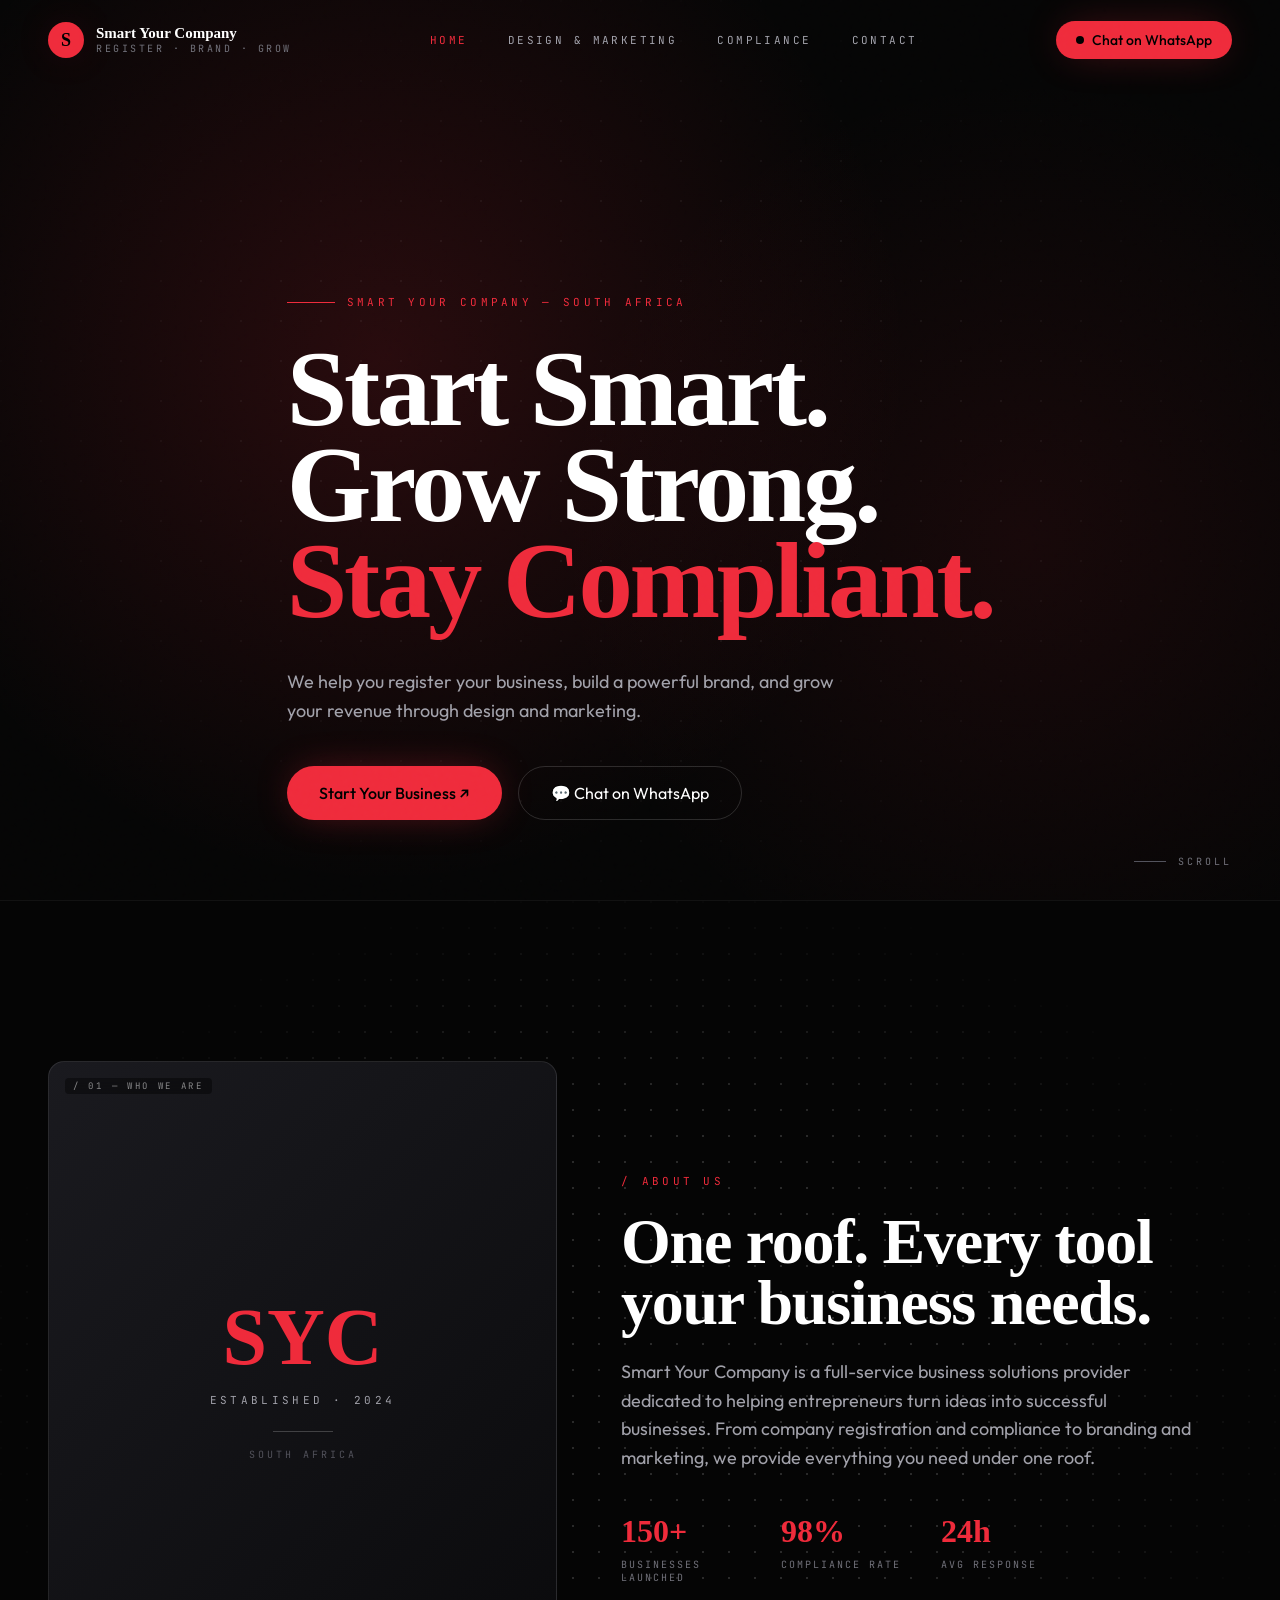
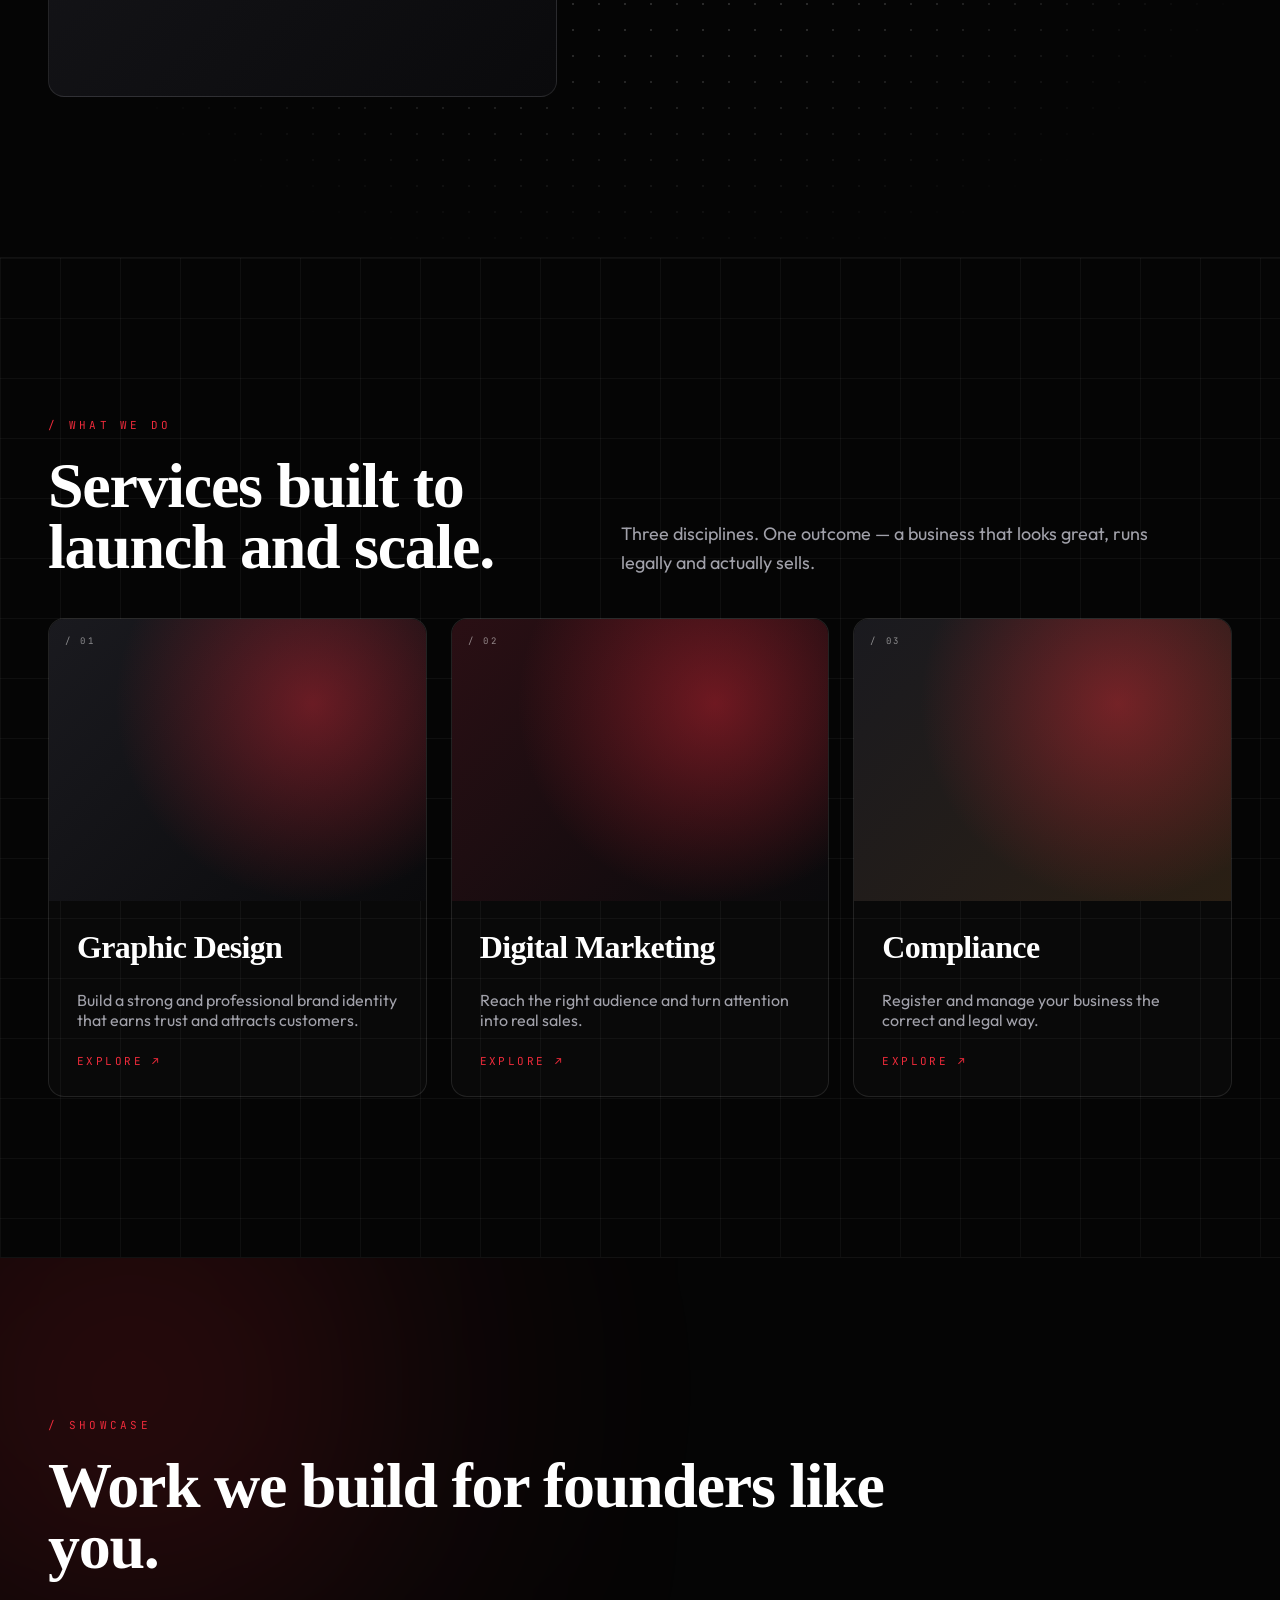
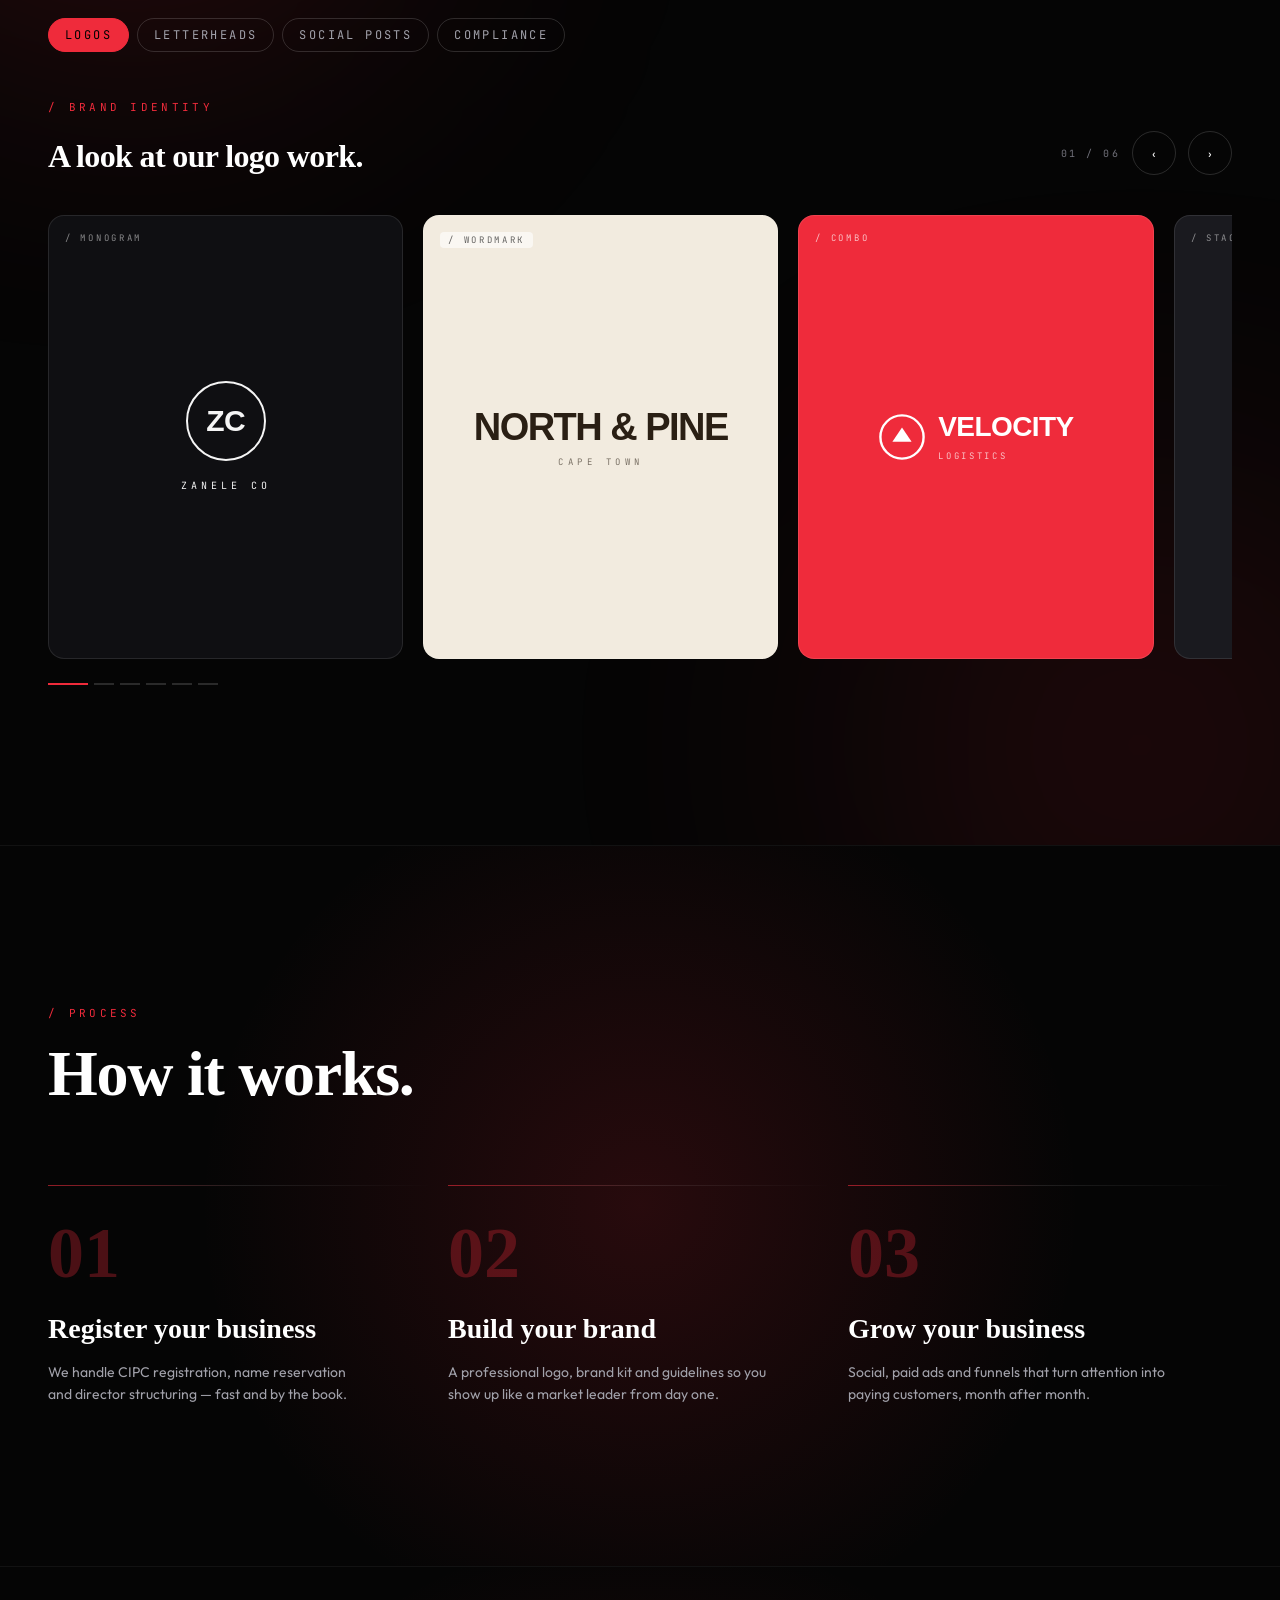
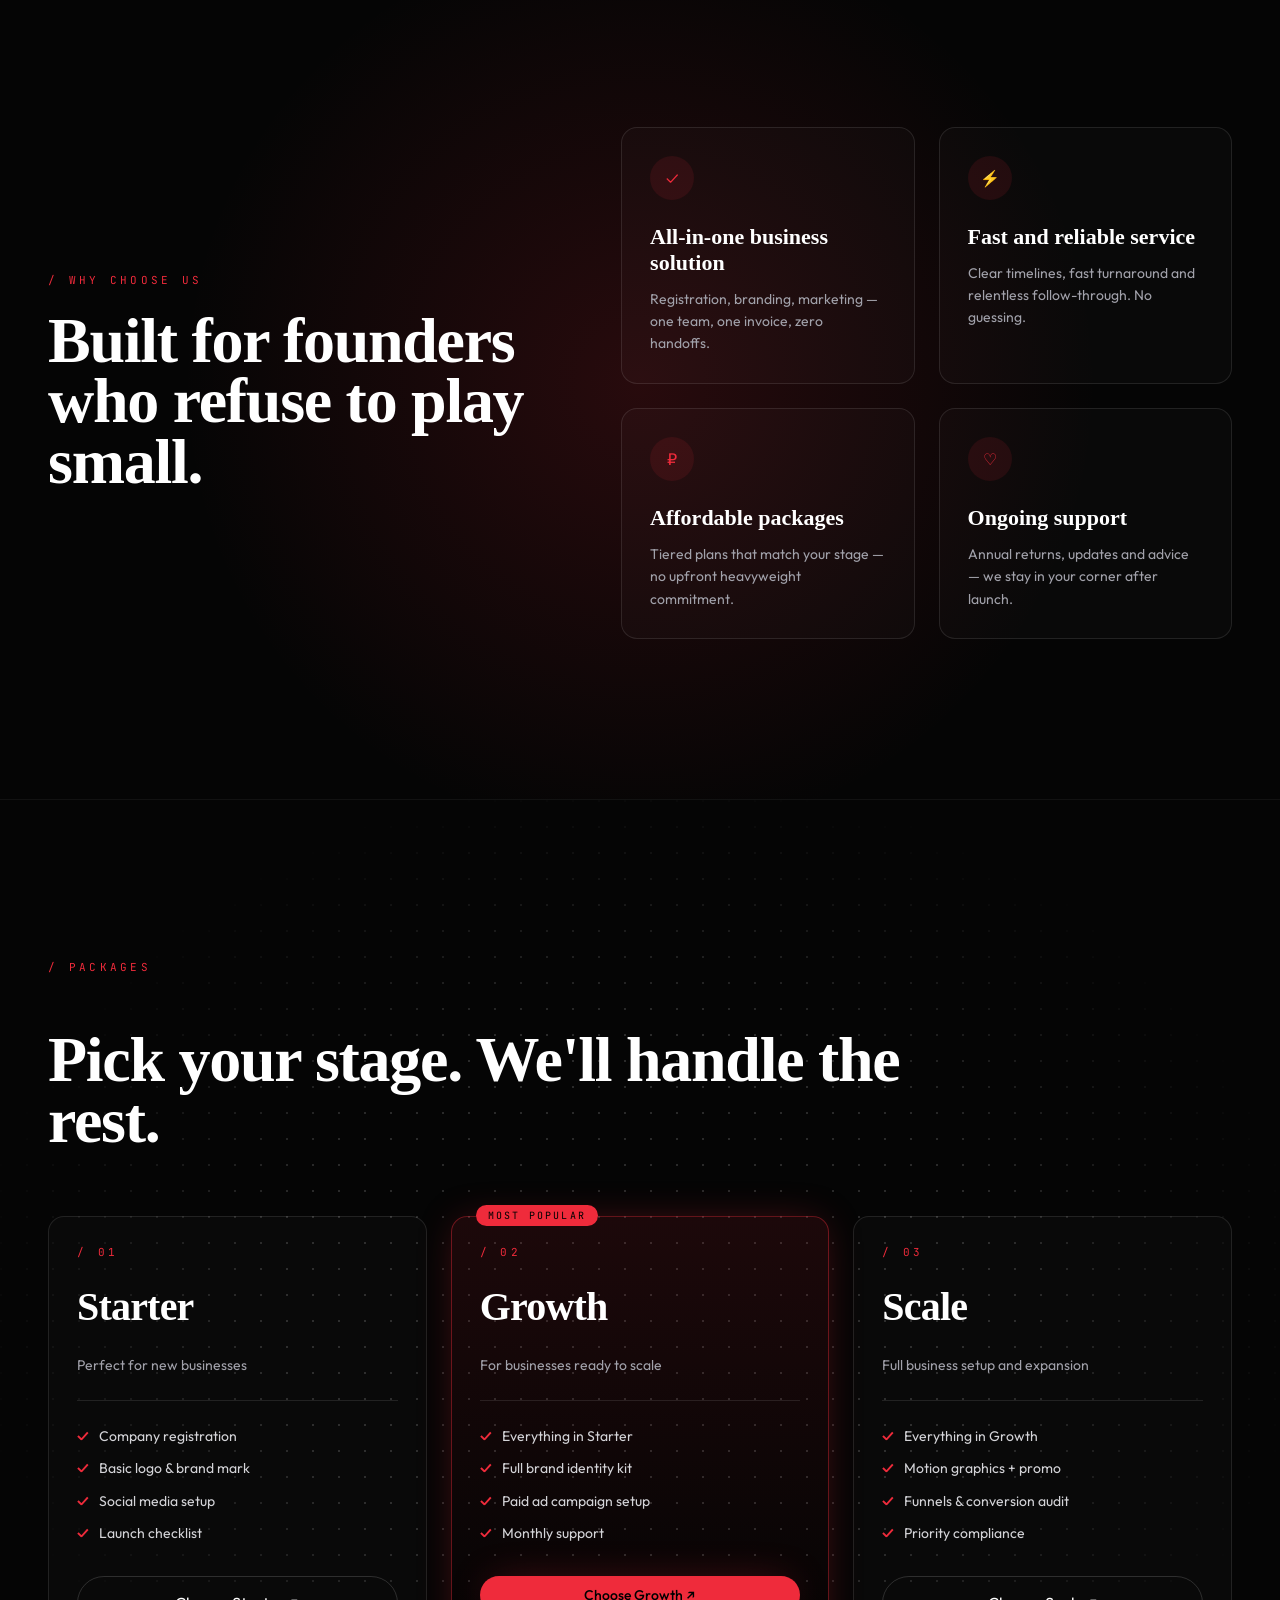
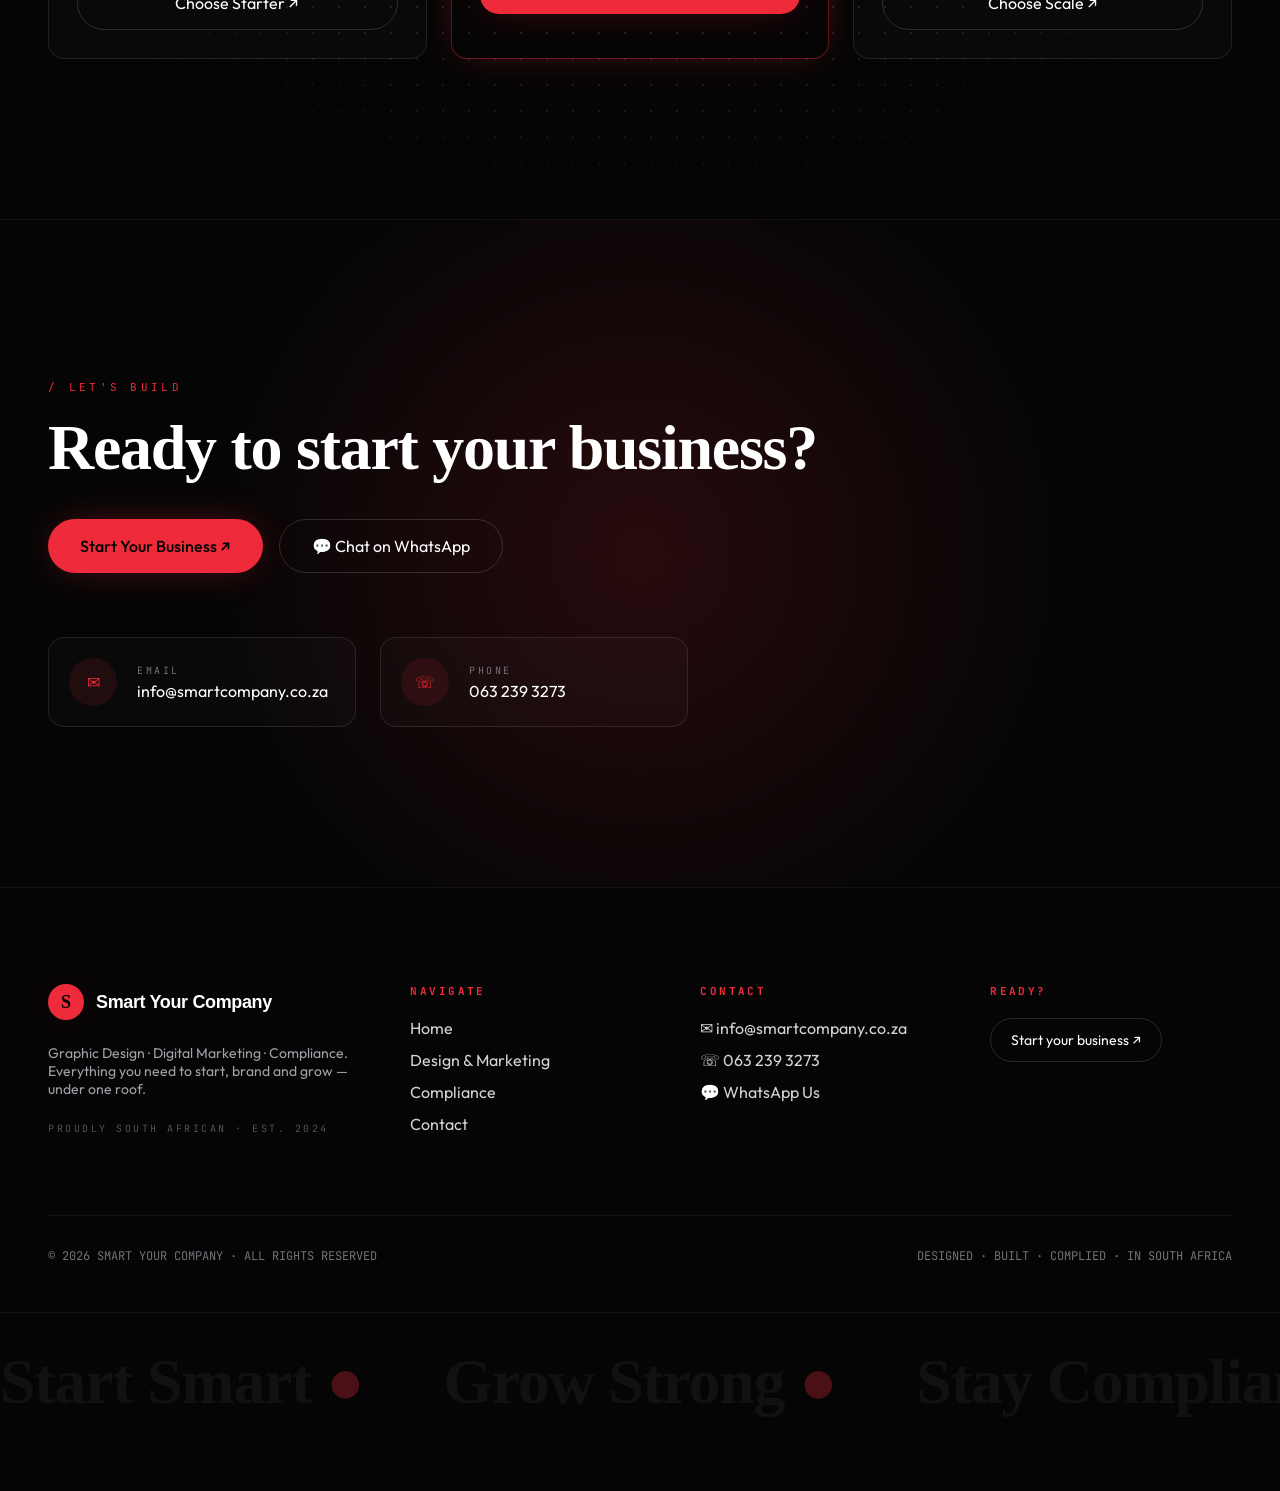
<file: static-html/index.html>
<!DOCTYPE html>
<html lang="en">
<head>
<meta charset="UTF-8" />
<meta name="viewport" content="width=device-width, initial-scale=1.0" />
<title>Smart Your Company — Start Smart. Grow Strong. Stay Compliant.</title>
<meta name="description" content="Register your business, build a powerful brand, and grow your revenue with Smart Your Company — the South African all-in-one business solutions provider." />
<link rel="stylesheet" href="assets/styles.css" />
</head>
<body>

<!-- NAVBAR -->
<header class="navbar" id="navbar">
  <div class="container inner">
    <a href="index.html" class="brand">
      <span class="brand-badge">S</span>
      <div class="brand-text">
        <div class="title">Smart Your Company</div>
        <div class="sub">Register · Brand · Grow</div>
      </div>
    </a>
    <nav class="nav-links">
      <a class="nav-link active" href="index.html">Home</a>
      <a class="nav-link" href="design-marketing.html">Design &amp; Marketing</a>
      <a class="nav-link" href="compliance.html">Compliance</a>
      <a class="nav-link" href="contact.html">Contact</a>
    </nav>
    <a href="https://wa.me/27632393273" target="_blank" class="btn-primary nav-cta-desktop">
      <span class="pulse"></span> Chat on WhatsApp
    </a>
    <button id="menu-btn" class="hamburger" aria-label="Menu">
      <svg width="24" height="24" viewBox="0 0 24 24" fill="none" stroke="currentColor" stroke-width="2"><path d="M3 6h18M3 12h18M3 18h18"/></svg>
    </button>
  </div>
</header>

<!-- MOBILE MENU -->
<div id="mobile-menu" class="mobile-menu">
  <a class="nav-link active" href="index.html">Home</a>
  <a class="nav-link" href="design-marketing.html">Design &amp; Marketing</a>
  <a class="nav-link" href="compliance.html">Compliance</a>
  <a class="nav-link" href="contact.html">Contact</a>
  <a href="https://wa.me/27632393273" class="btn-primary" style="margin-top:24px;width:fit-content;">Chat on WhatsApp</a>
</div>

<!-- HERO -->
<section class="hero">
  <div class="hero-bg"></div>
  <div class="container">
    <div class="eyebrow reveal"><span class="eyebrow-line"></span> Smart Your Company — South Africa</div>
    <h1 class="display reveal">
      Start Smart.<br/>
      Grow Strong.<br/>
      <span class="accent">Stay Compliant.</span>
    </h1>
    <p class="hero-sub reveal">
      We help you register your business, build a powerful brand, and grow your revenue
      through design and marketing.
    </p>
    <div class="btn-row reveal">
      <a href="contact.html" class="btn-primary lg">Start Your Business ↗</a>
      <a href="https://wa.me/27632393273" target="_blank" class="btn-outline">💬 Chat on WhatsApp</a>
    </div>
  </div>
  <div class="scroll-tag">scroll</div>
</section>

<!-- ABOUT -->
<section class="section bg-dots">
  <div class="container split-2">
    <div class="reveal">
      <div class="mock" style="background:linear-gradient(135deg,#1a1a1f,#0a0a0c); display:flex; align-items:center; justify-content:center;">
        <div style="text-align:center; padding:40px;">
          <div style="font-family:'Cabinet Grotesk'; font-weight:800; font-size:80px; line-height:1; color:var(--red);">SYC</div>
          <div style="font-family:'JetBrains Mono'; font-size:11px; letter-spacing:0.3em; color:#A1A1AA; margin-top:16px;">ESTABLISHED · 2024</div>
          <div style="margin-top:24px; height:1px; width:60px; background:rgba(255,255,255,0.2); margin-left:auto; margin-right:auto;"></div>
          <div style="font-family:'JetBrains Mono'; font-size:10px; letter-spacing:0.3em; color:#52525B; margin-top:16px;">SOUTH AFRICA</div>
        </div>
        <div class="mock-tag light">/ 01 — Who We Are</div>
      </div>
    </div>
    <div>
      <div class="section-tag reveal">/ About Us</div>
      <h2 class="display reveal">One roof. Every tool your business needs.</h2>
      <p class="lead mt-6 reveal">
        Smart Your Company is a full-service business solutions provider dedicated to
        helping entrepreneurs turn ideas into successful businesses. From company
        registration and compliance to branding and marketing, we provide everything you
        need under one roof.
      </p>
      <div class="stats reveal">
        <div class="stat"><div class="num">150+</div><div class="lbl">Businesses launched</div></div>
        <div class="stat"><div class="num">98%</div><div class="lbl">Compliance rate</div></div>
        <div class="stat"><div class="num">24h</div><div class="lbl">Avg response</div></div>
      </div>
    </div>
  </div>
</section>

<!-- SERVICES -->
<section class="section bg-grid">
  <div class="container">
    <div class="split-2 mb-10">
      <div>
        <div class="section-tag reveal">/ What We Do</div>
        <h2 class="display reveal">Services built to launch and scale.</h2>
      </div>
      <p class="lead reveal" style="align-self:end;">
        Three disciplines. One outcome — a business that looks great, runs legally and
        actually sells.
      </p>
    </div>

    <div class="grid grid-3">
      <a href="design-marketing.html" class="service-card reveal">
        <div class="service-visual">
          <div class="mock-tag">/ 01</div>
        </div>
        <div class="service-body">
          <h3 class="display">Graphic Design</h3>
          <p class="text-muted mt-6">Build a strong and professional brand identity that earns trust and attracts customers.</p>
          <div class="mt-6" style="color:var(--red); font-family:'JetBrains Mono'; font-size:11px; letter-spacing:0.22em; text-transform:uppercase;">Explore ↗</div>
        </div>
      </a>
      <a href="design-marketing.html" class="service-card reveal">
        <div class="service-visual" style="background:linear-gradient(135deg,#2a0f14,#0a0a0c);">
          <div class="mock-tag">/ 02</div>
        </div>
        <div class="service-body">
          <h3 class="display">Digital Marketing</h3>
          <p class="text-muted mt-6">Reach the right audience and turn attention into real sales.</p>
          <div class="mt-6" style="color:var(--red); font-family:'JetBrains Mono'; font-size:11px; letter-spacing:0.22em; text-transform:uppercase;">Explore ↗</div>
        </div>
      </a>
      <a href="compliance.html" class="service-card reveal">
        <div class="service-visual" style="background:linear-gradient(135deg,#1a1a1f,#2a1f14);">
          <div class="mock-tag">/ 03</div>
        </div>
        <div class="service-body">
          <h3 class="display">Compliance</h3>
          <p class="text-muted mt-6">Register and manage your business the correct and legal way.</p>
          <div class="mt-6" style="color:var(--red); font-family:'JetBrains Mono'; font-size:11px; letter-spacing:0.22em; text-transform:uppercase;">Explore ↗</div>
        </div>
      </a>
    </div>
  </div>
</section>

<!-- SHOWCASE -->
<section class="section bg-orbs">
  <div class="container">
    <div style="display:flex; flex-direction:column; gap:40px; margin-bottom:48px;">
      <div>
        <div class="section-tag reveal">/ Showcase</div>
        <h2 class="display reveal">Work we build for founders like you.</h2>
      </div>
      <div class="tabs reveal">
        <button class="tab active" data-tab="logo">Logos</button>
        <button class="tab" data-tab="letter">Letterheads</button>
        <button class="tab" data-tab="social">Social Posts</button>
        <button class="tab" data-tab="cert">Compliance</button>
      </div>
    </div>

    <!-- LOGOS PANEL -->
    <div class="tab-panel" data-panel="logo" style="display:block;">
      <div class="slideshow">
        <div class="slideshow-head">
          <div>
            <div class="section-tag">/ Brand identity</div>
            <h3 class="display">A look at our logo work.</h3>
          </div>
          <div class="slide-nav">
            <div class="slideshow-counter">01 / 06</div>
            <button class="nav-btn nav-prev">‹</button>
            <button class="nav-btn nav-next">›</button>
          </div>
        </div>
        <div class="slides-viewport">
          <div class="slides-track">
            <div class="slide"><div class="mock" style="background:#0F0F12; display:flex; align-items:center; justify-content:center;"><div class="mock-tag">/ Monogram</div><div style="text-align:center; color:#F5F5F5;"><div style="width:80px; height:80px; border:2px solid currentColor; border-radius:50%; display:flex; align-items:center; justify-content:center; margin:0 auto 12px;"><span class="font-display" style="font-size:30px;">ZC</span></div><span class="font-mono" style="font-size:10px; letter-spacing:0.4em;">ZANELE CO</span></div></div></div>
            <div class="slide"><div class="mock" style="background:#F2EBDF; display:flex; align-items:center; justify-content:center;"><div class="mock-tag dark">/ Wordmark</div><div style="text-align:center; color:#2A1F14;"><span class="font-display" style="font-size:38px; letter-spacing:-0.04em;">NORTH &amp; PINE</span><br/><span class="font-mono" style="font-size:9px; letter-spacing:0.5em; opacity:0.6;">CAPE TOWN</span></div></div></div>
            <div class="slide"><div class="mock" style="background:var(--red); display:flex; align-items:center; justify-content:center;"><div class="mock-tag" style="color:rgba(255,255,255,0.7);">/ Combo</div><div style="display:flex; align-items:center; gap:12px; color:#fff;"><svg viewBox="0 0 40 40" width="48" height="48"><circle cx="20" cy="20" r="18" fill="none" stroke="currentColor" stroke-width="2"/><path d="M12 24 L20 12 L28 24 Z" fill="currentColor"/></svg><div><span class="font-display" style="font-size:28px; letter-spacing:-0.02em;">VELOCITY</span><br/><span class="font-mono" style="font-size:9px; letter-spacing:0.3em; opacity:0.7;">LOGISTICS</span></div></div></div></div>
            <div class="slide"><div class="mock" style="background:#1A1A1F; display:flex; align-items:center; justify-content:center;"><div class="mock-tag">/ Stacked</div><div style="text-align:center; color:var(--red);"><span class="font-display" style="font-size:60px; letter-spacing:-0.05em;">AU</span><div style="height:1px; width:48px; background:currentColor; margin:8px auto;"></div><span class="font-mono" style="font-size:9px; letter-spacing:0.4em; opacity:0.7;">AURORA</span></div></div></div>
            <div class="slide"><div class="mock" style="background:#0A0A0C; display:flex; align-items:center; justify-content:center;"><div class="mock-tag">/ Symbol</div><div style="text-align:center; color:#fff;"><svg viewBox="0 0 60 60" width="64" height="64"><rect x="8" y="8" width="44" height="44" rx="10" fill="none" stroke="currentColor" stroke-width="2.5"/><path d="M20 38 L30 18 L40 38 M24 32 L36 32" stroke="currentColor" stroke-width="2.5" fill="none" stroke-linecap="round"/></svg><div class="font-display" style="font-size:18px; margin-top:12px;">KASI GRIND</div></div></div></div>
            <div class="slide"><div class="mock" style="background:#3A1F18; display:flex; align-items:center; justify-content:center;"><div class="mock-tag">/ Combo</div><div style="display:flex; align-items:center; gap:12px; color:#F5E6D3;"><svg viewBox="0 0 40 40" width="44" height="44"><circle cx="20" cy="20" r="18" fill="none" stroke="currentColor" stroke-width="2"/><path d="M12 24 L20 12 L28 24 Z" fill="currentColor"/></svg><div><span class="font-display" style="font-size:26px;">IMBIZO</span><br/><span class="font-mono" style="font-size:9px; letter-spacing:0.3em; opacity:0.7;">COFFEE · JHB</span></div></div></div></div>
          </div>
        </div>
        <div class="dots"></div>
      </div>
    </div>

    <!-- LETTERHEADS PANEL -->
    <div class="tab-panel" data-panel="letter" style="display:none;">
      <div class="slideshow">
        <div class="slideshow-head">
          <div>
            <div class="section-tag">/ Stationery system</div>
            <h3 class="display">A look at our letterhead work.</h3>
          </div>
          <div class="slide-nav">
            <div class="slideshow-counter">01 / 04</div>
            <button class="nav-btn nav-prev">‹</button>
            <button class="nav-btn nav-next">›</button>
          </div>
        </div>
        <div class="slides-viewport">
          <div class="slides-track">
            <div class="slide">
              <div class="mock" style="background:#fff; padding:24px;">
                <div class="mock-tag dark">Letterhead</div>
                <div style="height:3px; width:100%; background:#0F0F12; margin:-24px -24px 20px -24px;"></div>
                <div style="color:#1A1A1F; display:flex; flex-direction:column; gap:10px; height:calc(100% - 30px);">
                  <div style="display:flex; justify-content:space-between;"><span class="font-display">Zanele Co</span><span class="font-mono" style="font-size:9px; opacity:0.5;">01/24</span></div>
                  <div style="height:6px; width:40%; background:#1A1A1F;"></div>
                  <div style="height:4px; width:60%; background:#1A1A1F; opacity:0.3;"></div>
                  <div style="display:flex; flex-direction:column; gap:6px; flex:1; margin-top:12px;">
                    <div style="height:3px; width:85%; background:#1A1A1F; opacity:0.15;"></div>
                    <div style="height:3px; width:95%; background:#1A1A1F; opacity:0.15;"></div>
                    <div style="height:3px; width:70%; background:#1A1A1F; opacity:0.15;"></div>
                    <div style="height:3px; width:80%; background:#1A1A1F; opacity:0.15;"></div>
                    <div style="height:3px; width:55%; background:#1A1A1F; opacity:0.15;"></div>
                  </div>
                  <div style="display:flex; justify-content:space-between; align-items:end; margin-top:auto;">
                    <div class="font-mono" style="font-size:8px; opacity:0.5;">info@zaneleco.co.za</div>
                    <div style="width:32px; height:32px; border:2px solid #0F0F12; border-radius:50%;"></div>
                  </div>
                </div>
              </div>
            </div>
            <div class="slide">
              <div class="mock" style="background:#fff; padding:24px;">
                <div class="mock-tag dark">Letterhead</div>
                <div style="height:3px; width:100%; background:var(--red); margin:-24px -24px 20px -24px;"></div>
                <div style="color:#1A1A1F; display:flex; flex-direction:column; gap:10px;">
                  <div style="display:flex; justify-content:space-between;"><span class="font-display">Velocity</span><span class="font-mono" style="font-size:9px; opacity:0.5;">01/24</span></div>
                  <div style="height:6px; width:40%; background:#1A1A1F;"></div>
                  <div style="height:4px; width:60%; background:#1A1A1F; opacity:0.3;"></div>
                  <div style="display:flex; flex-direction:column; gap:6px; margin-top:12px;">
                    <div style="height:3px; width:85%; background:#1A1A1F; opacity:0.15;"></div>
                    <div style="height:3px; width:95%; background:#1A1A1F; opacity:0.15;"></div>
                    <div style="height:3px; width:70%; background:#1A1A1F; opacity:0.15;"></div>
                    <div style="height:3px; width:80%; background:#1A1A1F; opacity:0.15;"></div>
                  </div>
                  <div style="display:flex; justify-content:space-between; align-items:end; margin-top:24px;">
                    <div class="font-mono" style="font-size:8px; opacity:0.5;">info@velocity.co.za</div>
                    <div style="width:32px; height:32px; border:2px solid var(--red); border-radius:50%;"></div>
                  </div>
                </div>
              </div>
            </div>
            <div class="slide">
              <div class="mock" style="background:#fff; padding:24px;">
                <div class="mock-tag dark">Letterhead</div>
                <div style="height:3px; width:100%; background:#C2185B; margin:-24px -24px 20px -24px;"></div>
                <div style="color:#1A1A1F; display:flex; flex-direction:column; gap:10px;">
                  <div style="display:flex; justify-content:space-between;"><span class="font-display">Aurora</span><span class="font-mono" style="font-size:9px; opacity:0.5;">02/24</span></div>
                  <div style="height:6px; width:40%; background:#1A1A1F;"></div>
                  <div style="display:flex; flex-direction:column; gap:6px; margin-top:12px;">
                    <div style="height:3px; width:85%; background:#1A1A1F; opacity:0.15;"></div>
                    <div style="height:3px; width:70%; background:#1A1A1F; opacity:0.15;"></div>
                    <div style="height:3px; width:95%; background:#1A1A1F; opacity:0.15;"></div>
                  </div>
                </div>
              </div>
            </div>
            <div class="slide">
              <div class="mock" style="background:#fff; padding:24px;">
                <div class="mock-tag dark">Letterhead</div>
                <div style="height:3px; width:100%; background:#5A2A1A; margin:-24px -24px 20px -24px;"></div>
                <div style="color:#1A1A1F; display:flex; flex-direction:column; gap:10px;">
                  <div style="display:flex; justify-content:space-between;"><span class="font-display">Imbizo Coffee</span><span class="font-mono" style="font-size:9px; opacity:0.5;">03/24</span></div>
                  <div style="height:6px; width:50%; background:#1A1A1F;"></div>
                  <div style="display:flex; flex-direction:column; gap:6px; margin-top:12px;">
                    <div style="height:3px; width:90%; background:#1A1A1F; opacity:0.15;"></div>
                    <div style="height:3px; width:75%; background:#1A1A1F; opacity:0.15;"></div>
                  </div>
                </div>
              </div>
            </div>
          </div>
        </div>
        <div class="dots"></div>
      </div>
    </div>

    <!-- SOCIAL PANEL -->
    <div class="tab-panel" data-panel="social" style="display:none;">
      <div class="slideshow">
        <div class="slideshow-head">
          <div>
            <div class="section-tag">/ Content that sells</div>
            <h3 class="display">A look at our social media work.</h3>
          </div>
          <div class="slide-nav">
            <div class="slideshow-counter">01 / 04</div>
            <button class="nav-btn nav-prev">‹</button>
            <button class="nav-btn nav-next">›</button>
          </div>
        </div>
        <div class="slides-viewport">
          <div class="slides-track">
            <div class="slide"><div class="mock" style="background:linear-gradient(135deg,var(--red),#7A0F1A); padding:24px; color:#fff; display:flex; flex-direction:column; justify-content:space-between;"><div class="mock-tag light">Social · IG</div><div></div><div><div class="font-mono" style="font-size:9px; letter-spacing:0.3em; opacity:0.8; margin-bottom:12px;">NEW DROP</div><h4 class="font-display" style="font-size:32px; line-height:0.95; margin-bottom:16px;">The brand that earns trust.</h4><span style="display:inline-flex; background:#fff; color:var(--red); padding:6px 14px; border-radius:999px; font-size:11px; font-weight:500;">SHOP NOW →</span></div><div style="display:flex; gap:16px; font-size:10px; font-family:'JetBrains Mono'; opacity:0.7;">♥ 2.1k  ◌ 84  → 312</div></div></div>
            <div class="slide"><div class="mock" style="background:radial-gradient(circle at 70% 30%, rgba(239,43,59,0.4), #0A0A0E); padding:24px; color:#fff; display:flex; flex-direction:column; justify-content:space-between;"><div class="mock-tag light">Social · FB</div><div></div><div><div class="font-mono" style="font-size:9px; letter-spacing:0.3em; opacity:0.8; margin-bottom:12px;">LAUNCH</div><h4 class="font-display" style="font-size:32px; line-height:0.95; margin-bottom:16px;">Fast. Reliable. Everywhere.</h4><span style="display:inline-flex; background:var(--red); color:#fff; padding:6px 14px; border-radius:999px; font-size:11px; font-weight:500;">GET A QUOTE →</span></div><div style="display:flex; gap:16px; font-size:10px; font-family:'JetBrains Mono'; opacity:0.7;">♥ 1.4k  ◌ 52  → 190</div></div></div>
            <div class="slide"><div class="mock" style="background:linear-gradient(135deg,#C2185B,#1A1A1F); padding:24px; color:#fff; display:flex; flex-direction:column; justify-content:space-between;"><div class="mock-tag light">Social · IG</div><div></div><div><div class="font-mono" style="font-size:9px; letter-spacing:0.3em; opacity:0.8; margin-bottom:12px;">BOOK NOW</div><h4 class="font-display" style="font-size:32px; line-height:0.95; margin-bottom:16px;">Beauty rituals, redefined.</h4><span style="display:inline-flex; background:#fff; color:#C2185B; padding:6px 14px; border-radius:999px; font-size:11px; font-weight:500;">RESERVE →</span></div><div style="display:flex; gap:16px; font-size:10px; font-family:'JetBrains Mono'; opacity:0.7;">♥ 3.8k  ◌ 201  → 455</div></div></div>
            <div class="slide"><div class="mock" style="background:linear-gradient(135deg,#3A1F18,#1A0E08); padding:24px; color:#fff; display:flex; flex-direction:column; justify-content:space-between;"><div class="mock-tag light">Social · IG</div><div></div><div><div class="font-mono" style="font-size:9px; letter-spacing:0.3em; opacity:0.8; margin-bottom:12px;">PROMO</div><h4 class="font-display" style="font-size:32px; line-height:0.95; margin-bottom:16px;">2 flat whites · R45</h4><span style="display:inline-flex; background:#F5E6D3; color:#3A1F18; padding:6px 14px; border-radius:999px; font-size:11px; font-weight:500;">FIND A STORE →</span></div><div style="display:flex; gap:16px; font-size:10px; font-family:'JetBrains Mono'; opacity:0.7;">♥ 1.2k  ◌ 41  → 98</div></div></div>
          </div>
        </div>
        <div class="dots"></div>
      </div>
    </div>

    <!-- COMPLIANCE DOCS PANEL -->
    <div class="tab-panel" data-panel="cert" style="display:none;">
      <div class="slideshow">
        <div class="slideshow-head">
          <div>
            <div class="section-tag">/ Paperwork handled</div>
            <h3 class="display">A look at our compliance work.</h3>
          </div>
          <div class="slide-nav">
            <div class="slideshow-counter">01 / 03</div>
            <button class="nav-btn nav-prev">‹</button>
            <button class="nav-btn nav-next">›</button>
          </div>
        </div>
        <div class="slides-viewport">
          <div class="slides-track">
            <div class="slide"><div class="mock" style="background:linear-gradient(to bottom,#F5F1E8,#EDE5D3); padding:24px; color:#1A1A1F; display:flex; flex-direction:column;"><div class="mock-tag dark">CoR 14.3</div><div style="display:flex; justify-content:space-between; border-bottom:1px solid rgba(26,26,31,0.2); padding-bottom:12px;"><span class="font-display" style="font-size:14px;">CIPC</span><span class="font-mono" style="font-size:8px; letter-spacing:0.25em; opacity:0.6;">K2024/12345/07</span></div><div style="flex:1; display:flex; flex-direction:column; justify-content:center; align-items:center; text-align:center; padding:24px 0;"><div class="font-mono" style="font-size:9px; letter-spacing:0.35em; opacity:0.6; margin-bottom:12px;">COMPANY REGISTRATION</div><h4 class="font-display" style="font-size:22px; line-height:1; margin-bottom:16px;">Certificate of Incorporation</h4><div style="height:1px; width:48px; background:rgba(26,26,31,0.3); margin-bottom:16px;"></div><p style="font-size:11px; opacity:0.7;">This is to certify that Zanele Co (Pty) Ltd has satisfied the requirements of the Companies Act, 2008.</p></div><div style="display:flex; justify-content:space-between; align-items:end; padding-top:12px; border-top:1px solid rgba(26,26,31,0.2);"><div><div class="font-mono" style="font-size:8px; letter-spacing:0.25em; opacity:0.6;">ISSUED</div><div class="font-mono" style="font-size:9px; margin-top:4px;">12 MAR 2024</div></div><div style="width:48px; height:48px; border:2px solid var(--red); border-radius:50%; color:var(--red); display:flex; align-items:center; justify-content:center;"><span class="font-mono" style="font-size:8px; letter-spacing:0.15em;">SEAL</span></div></div></div></div>
            <div class="slide"><div class="mock" style="background:linear-gradient(to bottom,#F5F1E8,#EDE5D3); padding:24px; color:#1A1A1F; display:flex; flex-direction:column;"><div class="mock-tag dark">VAT 103</div><div style="display:flex; justify-content:space-between; border-bottom:1px solid rgba(26,26,31,0.2); padding-bottom:12px;"><span class="font-display" style="font-size:14px;">SARS</span><span class="font-mono" style="font-size:8px; letter-spacing:0.25em; opacity:0.6;">VAT 4820/2024</span></div><div style="flex:1; display:flex; flex-direction:column; justify-content:center; align-items:center; text-align:center; padding:24px 0;"><div class="font-mono" style="font-size:9px; letter-spacing:0.35em; opacity:0.6; margin-bottom:12px;">TAX REGISTRATION</div><h4 class="font-display" style="font-size:22px; line-height:1; margin-bottom:16px;">VAT Registration</h4><div style="height:1px; width:48px; background:rgba(26,26,31,0.3); margin-bottom:16px;"></div><p style="font-size:11px; opacity:0.7;">This is to certify that Velocity Logistics has satisfied the requirements of the VAT Act, 1991.</p></div><div style="display:flex; justify-content:space-between; align-items:end; padding-top:12px; border-top:1px solid rgba(26,26,31,0.2);"><div><div class="font-mono" style="font-size:8px; letter-spacing:0.25em; opacity:0.6;">ISSUED</div><div class="font-mono" style="font-size:9px; margin-top:4px;">28 JAN 2024</div></div><div style="width:48px; height:48px; border:2px solid #0F4C81; border-radius:50%; color:#0F4C81; display:flex; align-items:center; justify-content:center;"><span class="font-mono" style="font-size:8px; letter-spacing:0.15em;">SEAL</span></div></div></div></div>
            <div class="slide"><div class="mock" style="background:linear-gradient(to bottom,#F5F1E8,#EDE5D3); padding:24px; color:#1A1A1F; display:flex; flex-direction:column;"><div class="mock-tag dark">Affidavit</div><div style="display:flex; justify-content:space-between; border-bottom:1px solid rgba(26,26,31,0.2); padding-bottom:12px;"><span class="font-display" style="font-size:14px;">B-BBEE</span><span class="font-mono" style="font-size:8px; letter-spacing:0.25em; opacity:0.6;">EME 2024/055</span></div><div style="flex:1; display:flex; flex-direction:column; justify-content:center; align-items:center; text-align:center; padding:24px 0;"><div class="font-mono" style="font-size:9px; letter-spacing:0.35em; opacity:0.6; margin-bottom:12px;">BROAD-BASED BEE</div><h4 class="font-display" style="font-size:22px; line-height:1; margin-bottom:16px;">BEE Affidavit — Level 1</h4><div style="height:1px; width:48px; background:rgba(26,26,31,0.3); margin-bottom:16px;"></div><p style="font-size:11px; opacity:0.7;">This is to certify that Kasi Grind has satisfied the requirements of the B-BBEE Act, 2013.</p></div><div style="display:flex; justify-content:space-between; align-items:end; padding-top:12px; border-top:1px solid rgba(26,26,31,0.2);"><div><div class="font-mono" style="font-size:8px; letter-spacing:0.25em; opacity:0.6;">ISSUED</div><div class="font-mono" style="font-size:9px; margin-top:4px;">19 FEB 2024</div></div><div style="width:48px; height:48px; border:2px solid #2A5D3A; border-radius:50%; color:#2A5D3A; display:flex; align-items:center; justify-content:center;"><span class="font-mono" style="font-size:8px; letter-spacing:0.15em;">SEAL</span></div></div></div></div>
          </div>
        </div>
        <div class="dots"></div>
      </div>
    </div>

  </div>
</section>

<!-- HOW IT WORKS -->
<section class="section bg-rays">
  <div class="container">
    <div class="section-tag reveal">/ Process</div>
    <h2 class="display reveal">How it works.</h2>
    <div class="steps">
      <div class="step reveal">
        <div class="big">01</div>
        <h3>Register your business</h3>
        <p>We handle CIPC registration, name reservation and director structuring — fast and by the book.</p>
      </div>
      <div class="step reveal">
        <div class="big">02</div>
        <h3>Build your brand</h3>
        <p>A professional logo, brand kit and guidelines so you show up like a market leader from day one.</p>
      </div>
      <div class="step reveal">
        <div class="big">03</div>
        <h3>Grow your business</h3>
        <p>Social, paid ads and funnels that turn attention into paying customers, month after month.</p>
      </div>
    </div>
  </div>
</section>

<!-- WHY CHOOSE US -->
<section class="section bg-rays">
  <div class="container split-2">
    <div>
      <div class="section-tag reveal">/ Why choose us</div>
      <h2 class="display reveal">Built for founders who refuse to play small.</h2>
    </div>
    <div class="grid grid-2">
      <div class="card reveal"><div class="card-icon">✓</div><h3>All-in-one business solution</h3><p>Registration, branding, marketing — one team, one invoice, zero handoffs.</p></div>
      <div class="card reveal"><div class="card-icon">⚡</div><h3>Fast and reliable service</h3><p>Clear timelines, fast turnaround and relentless follow-through. No guessing.</p></div>
      <div class="card reveal"><div class="card-icon">₽</div><h3>Affordable packages</h3><p>Tiered plans that match your stage — no upfront heavyweight commitment.</p></div>
      <div class="card reveal"><div class="card-icon">♡</div><h3>Ongoing support</h3><p>Annual returns, updates and advice — we stay in your corner after launch.</p></div>
    </div>
  </div>
</section>

<!-- PACKAGES -->
<section class="section bg-dots">
  <div class="container">
    <div style="display:flex; flex-direction:column; gap:32px; margin-bottom:64px;" class="reveal">
      <div class="section-tag">/ Packages</div>
      <h2 class="display">Pick your stage. We'll handle the rest.</h2>
    </div>
    <div class="grid grid-3">
      <div class="card reveal">
        <div class="section-tag">/ 01</div>
        <h3 class="display" style="font-size:40px;">Starter</h3>
        <p class="mt-6">Perfect for new businesses</p>
        <div style="height:1px; background:rgba(255,255,255,0.1); margin:24px 0;"></div>
        <ul>
          <li>Company registration</li>
          <li>Basic logo &amp; brand mark</li>
          <li>Social media setup</li>
          <li>Launch checklist</li>
        </ul>
        <a href="contact.html" class="btn-outline" style="margin-top:32px; width:100%; justify-content:center;">Choose Starter ↗</a>
      </div>
      <div class="card featured reveal">
        <span class="badge-top">Most Popular</span>
        <div class="section-tag">/ 02</div>
        <h3 class="display" style="font-size:40px;">Growth</h3>
        <p class="mt-6">For businesses ready to scale</p>
        <div style="height:1px; background:rgba(255,255,255,0.1); margin:24px 0;"></div>
        <ul>
          <li>Everything in Starter</li>
          <li>Full brand identity kit</li>
          <li>Paid ad campaign setup</li>
          <li>Monthly support</li>
        </ul>
        <a href="contact.html" class="btn-primary" style="margin-top:32px; width:100%; justify-content:center;">Choose Growth ↗</a>
      </div>
      <div class="card reveal">
        <div class="section-tag">/ 03</div>
        <h3 class="display" style="font-size:40px;">Scale</h3>
        <p class="mt-6">Full business setup and expansion</p>
        <div style="height:1px; background:rgba(255,255,255,0.1); margin:24px 0;"></div>
        <ul>
          <li>Everything in Growth</li>
          <li>Motion graphics + promo</li>
          <li>Funnels &amp; conversion audit</li>
          <li>Priority compliance</li>
        </ul>
        <a href="contact.html" class="btn-outline" style="margin-top:32px; width:100%; justify-content:center;">Choose Scale ↗</a>
      </div>
    </div>
  </div>
</section>

<!-- CTA -->
<section class="section bg-rays">
  <div class="container">
    <div class="section-tag reveal">/ Let's build</div>
    <h2 class="display reveal">Ready to start your business?</h2>
    <div class="btn-row reveal">
      <a href="contact.html" class="btn-primary lg">Start Your Business ↗</a>
      <a href="https://wa.me/27632393273" target="_blank" class="btn-outline">💬 Chat on WhatsApp</a>
    </div>
    <div class="grid grid-2 mt-16" style="max-width:640px;">
      <a href="mailto:info@smartcompany.co.za" class="contact-card reveal">
        <div class="icon-circle">✉</div>
        <div>
          <div class="font-mono" style="font-size:10px; letter-spacing:0.25em; text-transform:uppercase; color:#71717A; margin-bottom:4px;">Email</div>
          <div style="color:#fff;">info@smartcompany.co.za</div>
        </div>
      </a>
      <a href="tel:+27632393273" class="contact-card reveal">
        <div class="icon-circle">☏</div>
        <div>
          <div class="font-mono" style="font-size:10px; letter-spacing:0.25em; text-transform:uppercase; color:#71717A; margin-bottom:4px;">Phone</div>
          <div style="color:#fff;">063 239 3273</div>
        </div>
      </a>
    </div>
  </div>
</section>

<!-- FOOTER (shared) -->
<footer class="footer">
  <div class="container">
    <div class="footer-grid">
      <div>
        <div class="brand" style="margin-bottom:24px;">
          <span class="brand-badge">S</span>
          <span class="font-display" style="font-size:18px; color:#fff;">Smart Your Company</span>
        </div>
        <p class="text-muted" style="font-size:14px; max-width:20rem; margin-bottom:24px;">
          Graphic Design · Digital Marketing · Compliance. Everything you need to start,
          brand and grow — under one roof.
        </p>
        <div class="font-mono" style="font-size:10px; letter-spacing:0.25em; text-transform:uppercase; color:#52525B;">
          Proudly South African · Est. 2024
        </div>
      </div>
      <div>
        <h4>Navigate</h4>
        <ul>
          <li><a href="index.html">Home</a></li>
          <li><a href="design-marketing.html">Design &amp; Marketing</a></li>
          <li><a href="compliance.html">Compliance</a></li>
          <li><a href="contact.html">Contact</a></li>
        </ul>
      </div>
      <div>
        <h4>Contact</h4>
        <ul>
          <li>✉ <a href="mailto:info@smartcompany.co.za">info@smartcompany.co.za</a></li>
          <li>☏ <a href="tel:+27632393273">063 239 3273</a></li>
          <li>💬 <a href="https://wa.me/27632393273" target="_blank">WhatsApp Us</a></li>
        </ul>
      </div>
      <div>
        <h4>Ready?</h4>
        <a href="contact.html" class="btn-outline" style="padding:12px 20px; font-size:14px;">Start your business ↗</a>
      </div>
    </div>
    <div class="footer-bottom">
      <div>© 2026 SMART YOUR COMPANY · ALL RIGHTS RESERVED</div>
      <div>DESIGNED · BUILT · COMPLIED · IN SOUTH AFRICA</div>
    </div>
  </div>
  <div class="marquee-wrap">
    <div class="marquee">
      <span>Start Smart <span class="dot-red">●</span></span>
      <span>Grow Strong <span class="dot-red">●</span></span>
      <span>Stay Compliant <span class="dot-red">●</span></span>
      <span>Design That Sells <span class="dot-red">●</span></span>
      <span>Start Smart <span class="dot-red">●</span></span>
      <span>Grow Strong <span class="dot-red">●</span></span>
      <span>Stay Compliant <span class="dot-red">●</span></span>
      <span>Design That Sells <span class="dot-red">●</span></span>
    </div>
  </div>
</footer>

<script src="assets/script.js"></script>
</body>
</html>
</file>
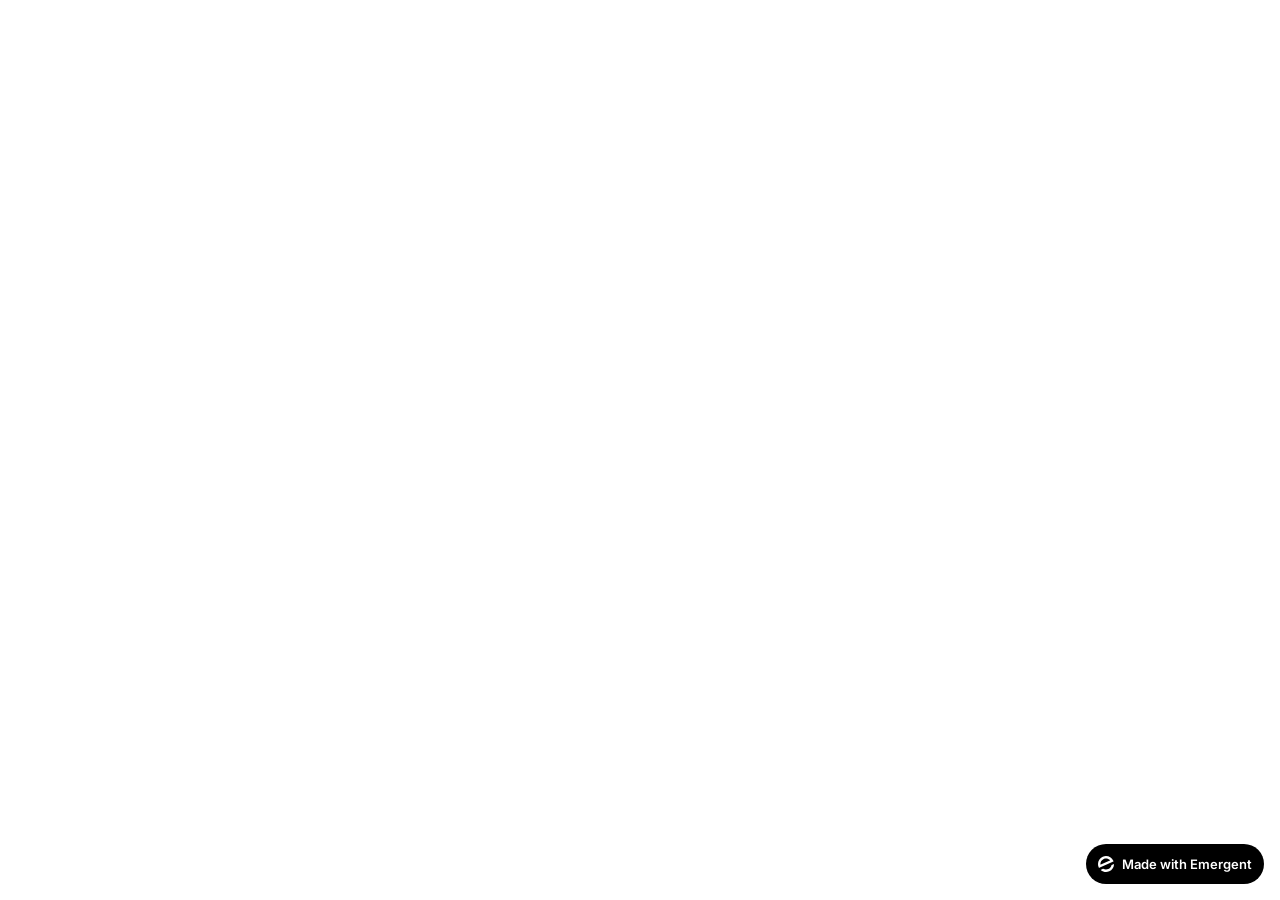
<file: frontend/public/index.html>
<!doctype html>
<html lang="en">
    <head>
        <meta charset="utf-8" />
        <meta name="viewport" content="width=device-width, initial-scale=1" />
        <meta name="theme-color" content="#000000" />
        <meta name="description" content="A product of emergent.sh" />
        <link rel="preconnect" href="https://fonts.googleapis.com" />
        <link rel="preconnect" href="https://fonts.gstatic.com" crossorigin />
        <link href="https://fonts.googleapis.com/css2?family=Inter:wght@600&display=swap" rel="stylesheet" />
        <!--
        manifest.json provides metadata used when your web app is installed on a
        user's mobile device or desktop. See https://developers.google.com/web/fundamentals/web-app-manifest/
        -->
        <!--
        Notice the use of %PUBLIC_URL% in the tags above.
        It will be replaced with the URL of the `public` folder during the build.
        Only files inside the `public` folder can be referenced from the HTML.

        Unlike "/favicon.ico" or "favicon.ico", "%PUBLIC_URL%/favicon.ico" will
        work correctly both with client-side routing and a non-root public URL.
        Learn how to configure a non-root public URL by running `npm run build`.
        -->
        <title>Emergent | Fullstack App</title>
        <script>window.addEventListener("error",function(e){if(e.error instanceof DOMException&&e.error.name==="DataCloneError"&&e.message&&e.message.includes("PerformanceServerTiming")){e.stopImmediatePropagation();e.preventDefault()}},true);</script>
        <script src="https://assets.emergent.sh/scripts/emergent-main.js"></script>
    </head>
    <body>
        <noscript>You need to enable JavaScript to run this app.</noscript>
        <div id="root"></div>
        <!--
      This HTML file is a template.
      If you open it directly in the browser, you will see an empty page.

      You can add webfonts, meta tags, or analytics to this file.
      The build step will place the bundled scripts into the <body> tag.

      To begin the development, run `npm start` or `yarn start`.
      To create a production bundle, use `npm run build` or `yarn build`.
    -->
        <a
            id="emergent-badge"
            target="_blank"
            href="https://app.emergent.sh/?utm_source=emergent-badge"
            style="
                display: inline-flex !important;
                box-sizing: border-box;
                width: 178px;
                height: 40px;
                padding: 8px 12px 8px 12px;
                align-items: center !important;
                gap: 8px;
                border-radius: 50px !important;
                background: #000 !important;
                position: fixed !important;
                bottom: 16px;
                right: 16px;
                text-decoration: none;
                font-family: -apple-system, BlinkMacSystemFont,
                    &quot;Segoe UI&quot;, Roboto, Oxygen, Ubuntu, Cantarell,
                    &quot;Open Sans&quot;, &quot;Helvetica Neue&quot;,
                    sans-serif !important;
                font-size: 12px !important;
                z-index: 9999 !important;
            "
        >
            <svg xmlns="http://www.w3.org/2000/svg" width="16" height="16" viewBox="0 0 16 16" fill="none">
                <path d="M15.5702 8.13142C15.7729 8.0412 16.0007 8.18878 15.9892 8.4103C15.8374 11.3192 14.0965 14.0405 11.2531 15.3065C8.40964 16.5725 5.2224 16.0453 2.95912 14.2117C2.78676 14.072 2.82955 13.804 3.03219 13.7137L4.95677 12.8568C5.04866 12.8159 5.15446 12.823 5.24204 12.8725C6.73377 13.7153 8.59176 13.8649 10.2772 13.1145C11.9626 12.3641 13.0947 10.8833 13.4665 9.21075C13.4883 9.11256 13.5539 9.02918 13.6457 8.98827L15.5702 8.13142Z" fill="white"/>
                <path fill-rule="evenodd" clip-rule="evenodd" d="M15.3066 4.74698L15.5067 5.19653C15.5759 5.35178 15.5061 5.53366 15.3508 5.60278L1.29992 11.8586C1.14467 11.9278 0.962794 11.8579 0.893675 11.7027L0.701732 11.2716L0.693457 11.2531C-1.10317 7.21778 0.711626 2.49007 4.74692 0.693443C8.78221 -1.10318 13.51 0.711693 15.3066 4.74698ZM2.82356 8.55367C2.63552 8.63739 2.41991 8.51617 2.40853 8.31065C2.28373 6.05724 3.53858 3.85787 5.72286 2.88536C7.90715 1.91286 10.3813 2.45199 11.9724 4.05256C12.1175 4.19854 12.0633 4.43988 11.8753 4.5236L2.82356 8.55367Z" fill="white"/>
            </svg>
            <p
                style="
                    color: #FFF !important;
                    font-family: 'Inter', sans-serif !important;
                    font-size: 13px !important;
                    font-style: normal !important;
                    font-weight: 600 !important;
                    line-height: 20px !important;
                    margin: 0 !important;
                    white-space: nowrap !important;
                "
            >
                Made with Emergent
            </p>
        </a>
        <script>
            !(function (t, e) {
                var o, n, p, r;
                e.__SV ||
                    ((window.posthog = e),
                    (e._i = []),
                    (e.init = function (i, s, a) {
                        function g(t, e) {
                            var o = e.split(".");
                            2 == o.length && ((t = t[o[0]]), (e = o[1])),
                                (t[e] = function () {
                                    t.push(
                                        [e].concat(
                                            Array.prototype.slice.call(
                                                arguments,
                                                0,
                                            ),
                                        ),
                                    );
                                });
                        }
                        ((p = t.createElement("script")).type =
                            "text/javascript"),
                            (p.crossOrigin = "anonymous"),
                            (p.async = !0),
                            (p.src =
                                s.api_host.replace(
                                    ".i.posthog.com",
                                    "-assets.i.posthog.com",
                                ) + "/static/array.js"),
                            (r =
                                t.getElementsByTagName(
                                    "script",
                                )[0]).parentNode.insertBefore(p, r);
                        var u = e;
                        for (
                            void 0 !== a ? (u = e[a] = []) : (a = "posthog"),
                                u.people = u.people || [],
                                u.toString = function (t) {
                                    var e = "posthog";
                                    return (
                                        "posthog" !== a && (e += "." + a),
                                        t || (e += " (stub)"),
                                        e
                                    );
                                },
                                u.people.toString = function () {
                                    return u.toString(1) + ".people (stub)";
                                },
                                o =
                                    "init me ws ys ps bs capture je Di ks register register_once register_for_session unregister unregister_for_session Ps getFeatureFlag getFeatureFlagPayload isFeatureEnabled reloadFeatureFlags updateEarlyAccessFeatureEnrollment getEarlyAccessFeatures on onFeatureFlags onSurveysLoaded onSessionId getSurveys getActiveMatchingSurveys renderSurvey canRenderSurvey canRenderSurveyAsync identify setPersonProperties group resetGroups setPersonPropertiesForFlags resetPersonPropertiesForFlags setGroupPropertiesForFlags resetGroupPropertiesForFlags reset get_distinct_id getGroups get_session_id get_session_replay_url alias set_config startSessionRecording stopSessionRecording sessionRecordingStarted captureException loadToolbar get_property getSessionProperty Es $s createPersonProfile Is opt_in_capturing opt_out_capturing has_opted_in_capturing has_opted_out_capturing clear_opt_in_out_capturing Ss debug xs getPageViewId captureTraceFeedback captureTraceMetric".split(
                                        " ",
                                    ),
                                n = 0;
                            n < o.length;
                            n++
                        )
                            g(u, o[n]);
                        e._i.push([i, s, a]);
                    }),
                    (e.__SV = 1));
            })(document, window.posthog || []);
            posthog.init("phc_xAvL2Iq4tFmANRE7kzbKwaSqp1HJjN7x48s3vr0CMjs", {
                api_host: "https://us.i.posthog.com",
                person_profiles: "identified_only", // or 'always' to create profiles for anonymous users as well,
                session_recording: {
                    recordCrossOriginIframes: true,
                    capturePerformance: false,
                },
            });
        </script>
    </body>
</html>
</file>
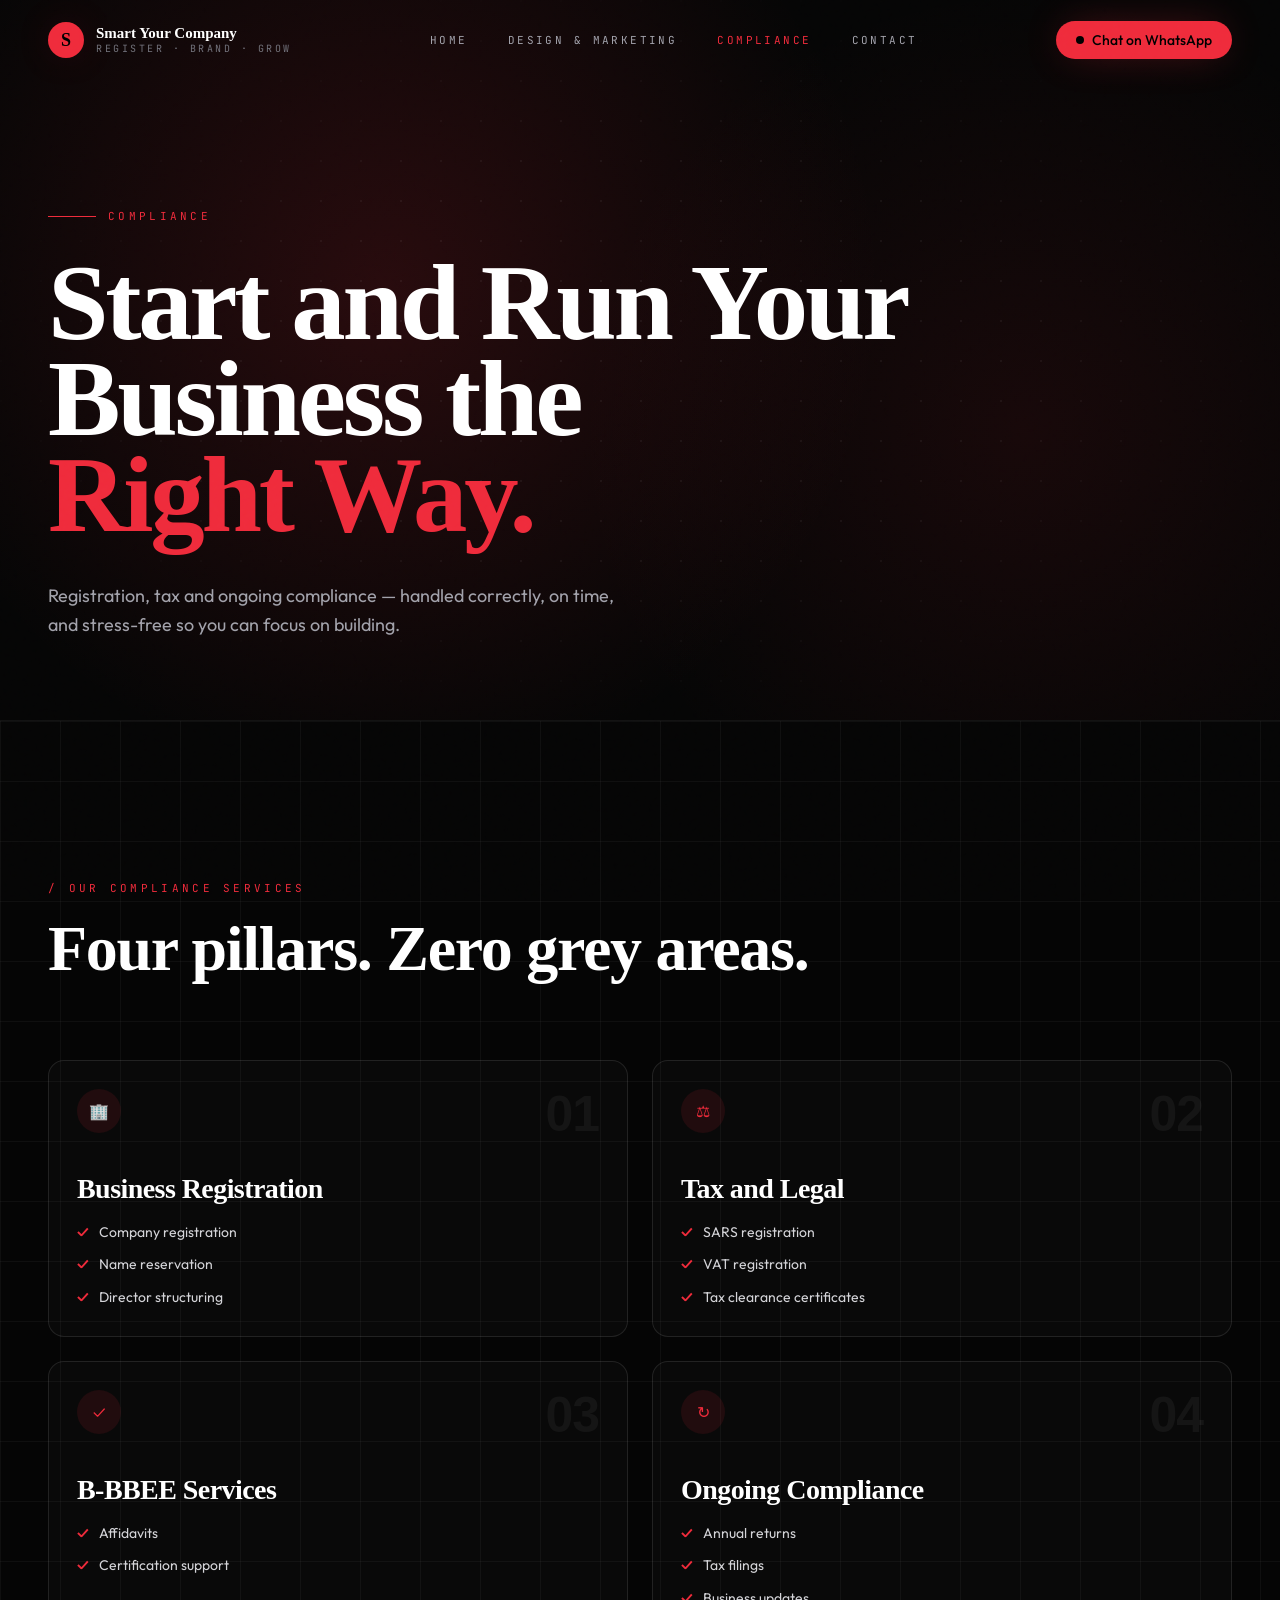
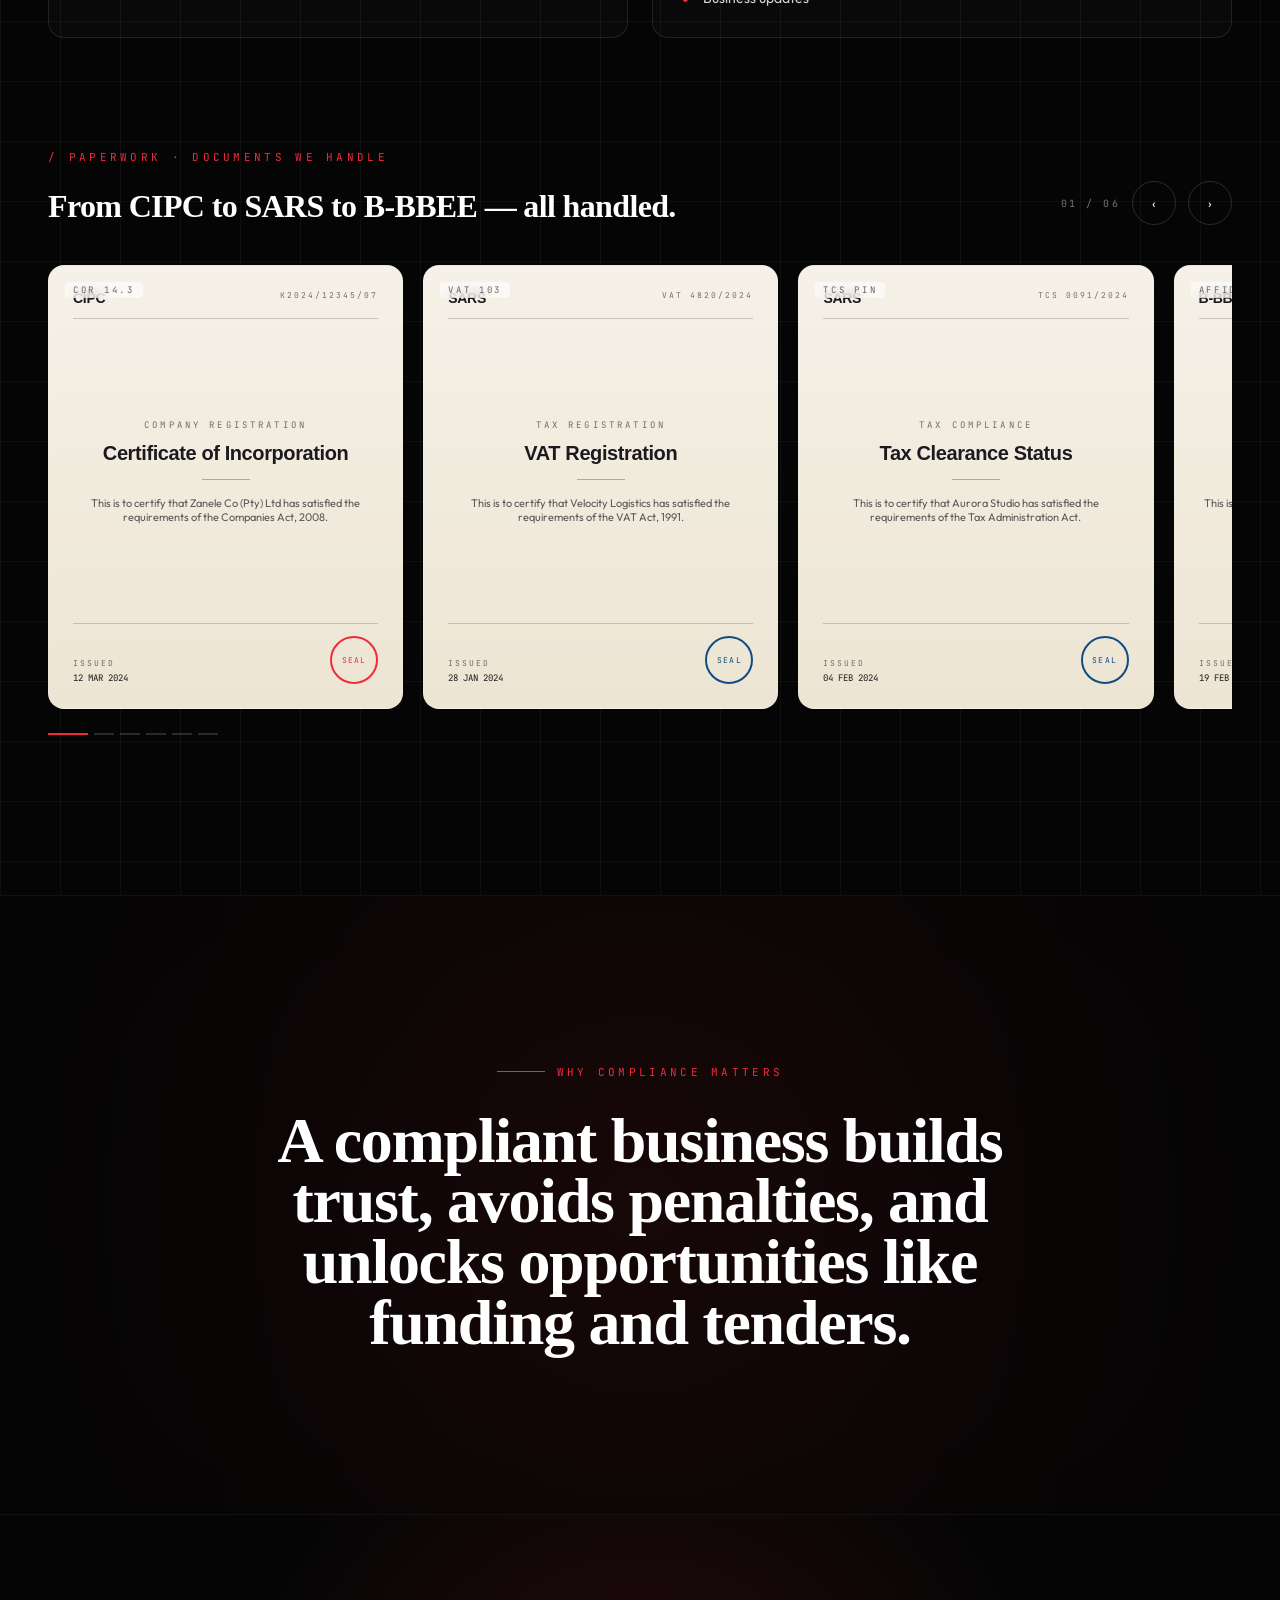
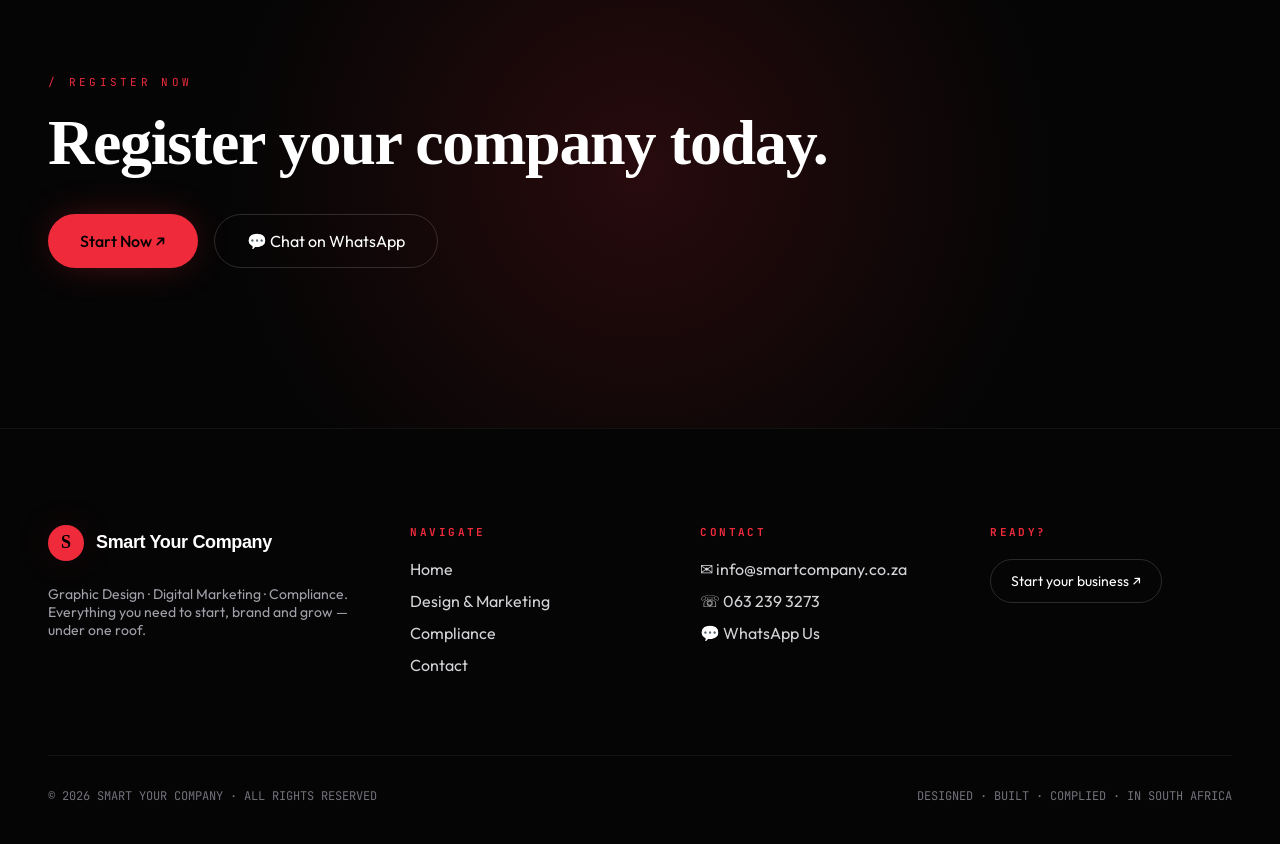
<file: static-html/compliance.html>
<!DOCTYPE html>
<html lang="en">
<head>
<meta charset="UTF-8" />
<meta name="viewport" content="width=device-width, initial-scale=1.0" />
<title>Compliance — Smart Your Company</title>
<meta name="description" content="Business registration, tax, B-BBEE and ongoing compliance — handled correctly, on time, and stress-free." />
<link rel="stylesheet" href="assets/styles.css" />
</head>
<body>

<header class="navbar" id="navbar">
  <div class="container inner">
    <a href="index.html" class="brand">
      <span class="brand-badge">S</span>
      <div class="brand-text">
        <div class="title">Smart Your Company</div>
        <div class="sub">Register · Brand · Grow</div>
      </div>
    </a>
    <nav class="nav-links">
      <a class="nav-link" href="index.html">Home</a>
      <a class="nav-link" href="design-marketing.html">Design &amp; Marketing</a>
      <a class="nav-link active" href="compliance.html">Compliance</a>
      <a class="nav-link" href="contact.html">Contact</a>
    </nav>
    <a href="https://wa.me/27632393273" target="_blank" class="btn-primary nav-cta-desktop"><span class="pulse"></span> Chat on WhatsApp</a>
    <button id="menu-btn" class="hamburger" aria-label="Menu"><svg width="24" height="24" viewBox="0 0 24 24" fill="none" stroke="currentColor" stroke-width="2"><path d="M3 6h18M3 12h18M3 18h18"/></svg></button>
  </div>
</header>

<div id="mobile-menu" class="mobile-menu">
  <a class="nav-link" href="index.html">Home</a>
  <a class="nav-link" href="design-marketing.html">Design &amp; Marketing</a>
  <a class="nav-link active" href="compliance.html">Compliance</a>
  <a class="nav-link" href="contact.html">Contact</a>
  <a href="https://wa.me/27632393273" class="btn-primary" style="margin-top:24px;width:fit-content;">Chat on WhatsApp</a>
</div>

<section class="hero page">
  <div class="hero-bg"></div>
  <div class="container">
    <div class="eyebrow reveal"><span class="eyebrow-line"></span> Compliance</div>
    <h1 class="display reveal">Start and Run Your Business the<br/><span class="accent">Right Way.</span></h1>
    <p class="hero-sub reveal">Registration, tax and ongoing compliance — handled correctly, on time, and stress-free so you can focus on building.</p>
  </div>
</section>

<section class="section bg-grid">
  <div class="container">
    <div class="section-tag reveal">/ Our Compliance Services</div>
    <h2 class="display reveal" style="margin-bottom:80px;">Four pillars. Zero grey areas.</h2>

    <div class="grid grid-2">
      <div class="card reveal">
        <div style="display:flex; justify-content:space-between; align-items:flex-start;"><div class="card-icon">🏢</div><div class="font-display" style="font-size:50px; color:rgba(255,255,255,0.05); line-height:1;">01</div></div>
        <h3 class="display" style="font-size:28px; margin-top:16px;">Business Registration</h3>
        <ul>
          <li>Company registration</li>
          <li>Name reservation</li>
          <li>Director structuring</li>
        </ul>
      </div>
      <div class="card reveal">
        <div style="display:flex; justify-content:space-between; align-items:flex-start;"><div class="card-icon">⚖</div><div class="font-display" style="font-size:50px; color:rgba(255,255,255,0.05); line-height:1;">02</div></div>
        <h3 class="display" style="font-size:28px; margin-top:16px;">Tax and Legal</h3>
        <ul>
          <li>SARS registration</li>
          <li>VAT registration</li>
          <li>Tax clearance certificates</li>
        </ul>
      </div>
      <div class="card reveal">
        <div style="display:flex; justify-content:space-between; align-items:flex-start;"><div class="card-icon">✓</div><div class="font-display" style="font-size:50px; color:rgba(255,255,255,0.05); line-height:1;">03</div></div>
        <h3 class="display" style="font-size:28px; margin-top:16px;">B-BBEE Services</h3>
        <ul>
          <li>Affidavits</li>
          <li>Certification support</li>
        </ul>
      </div>
      <div class="card reveal">
        <div style="display:flex; justify-content:space-between; align-items:flex-start;"><div class="card-icon">↻</div><div class="font-display" style="font-size:50px; color:rgba(255,255,255,0.05); line-height:1;">04</div></div>
        <h3 class="display" style="font-size:28px; margin-top:16px;">Ongoing Compliance</h3>
        <ul>
          <li>Annual returns</li>
          <li>Tax filings</li>
          <li>Business updates</li>
        </ul>
      </div>
    </div>

    <!-- CERTIFICATE SLIDESHOW -->
    <div style="margin-top:112px;" class="slideshow reveal">
      <div class="slideshow-head">
        <div>
          <div class="section-tag">/ Paperwork · Documents we handle</div>
          <h3 class="display">From CIPC to SARS to B-BBEE — all handled.</h3>
        </div>
        <div class="slide-nav">
          <div class="slideshow-counter">01 / 06</div>
          <button class="nav-btn nav-prev">‹</button>
          <button class="nav-btn nav-next">›</button>
        </div>
      </div>
      <div class="slides-viewport">
        <div class="slides-track">
          <div class="slide"><div class="mock" style="background:linear-gradient(to bottom,#F5F1E8,#EDE5D3); padding:24px; color:#1A1A1F; display:flex; flex-direction:column;"><div class="mock-tag dark">CoR 14.3</div><div style="display:flex; justify-content:space-between; border-bottom:1px solid rgba(26,26,31,0.2); padding-bottom:12px;"><span class="font-display" style="font-size:14px;">CIPC</span><span class="font-mono" style="font-size:8px; letter-spacing:0.25em; opacity:0.6;">K2024/12345/07</span></div><div style="flex:1; display:flex; flex-direction:column; justify-content:center; align-items:center; text-align:center; padding:24px 0;"><div class="font-mono" style="font-size:9px; letter-spacing:0.35em; opacity:0.6; margin-bottom:12px;">COMPANY REGISTRATION</div><h4 class="font-display" style="font-size:20px; line-height:1; margin-bottom:16px;">Certificate of Incorporation</h4><div style="height:1px; width:48px; background:rgba(26,26,31,0.3); margin-bottom:16px;"></div><p style="font-size:11px; opacity:0.7;">This is to certify that Zanele Co (Pty) Ltd has satisfied the requirements of the Companies Act, 2008.</p></div><div style="display:flex; justify-content:space-between; align-items:end; padding-top:12px; border-top:1px solid rgba(26,26,31,0.2);"><div><div class="font-mono" style="font-size:8px; letter-spacing:0.25em; opacity:0.6;">ISSUED</div><div class="font-mono" style="font-size:9px; margin-top:4px;">12 MAR 2024</div></div><div style="width:48px; height:48px; border:2px solid var(--red); border-radius:50%; color:var(--red); display:flex; align-items:center; justify-content:center;"><span class="font-mono" style="font-size:8px; letter-spacing:0.15em;">SEAL</span></div></div></div></div>
          <div class="slide"><div class="mock" style="background:linear-gradient(to bottom,#F5F1E8,#EDE5D3); padding:24px; color:#1A1A1F; display:flex; flex-direction:column;"><div class="mock-tag dark">VAT 103</div><div style="display:flex; justify-content:space-between; border-bottom:1px solid rgba(26,26,31,0.2); padding-bottom:12px;"><span class="font-display" style="font-size:14px;">SARS</span><span class="font-mono" style="font-size:8px; letter-spacing:0.25em; opacity:0.6;">VAT 4820/2024</span></div><div style="flex:1; display:flex; flex-direction:column; justify-content:center; align-items:center; text-align:center; padding:24px 0;"><div class="font-mono" style="font-size:9px; letter-spacing:0.35em; opacity:0.6; margin-bottom:12px;">TAX REGISTRATION</div><h4 class="font-display" style="font-size:20px; line-height:1; margin-bottom:16px;">VAT Registration</h4><div style="height:1px; width:48px; background:rgba(26,26,31,0.3); margin-bottom:16px;"></div><p style="font-size:11px; opacity:0.7;">This is to certify that Velocity Logistics has satisfied the requirements of the VAT Act, 1991.</p></div><div style="display:flex; justify-content:space-between; align-items:end; padding-top:12px; border-top:1px solid rgba(26,26,31,0.2);"><div><div class="font-mono" style="font-size:8px; letter-spacing:0.25em; opacity:0.6;">ISSUED</div><div class="font-mono" style="font-size:9px; margin-top:4px;">28 JAN 2024</div></div><div style="width:48px; height:48px; border:2px solid #0F4C81; border-radius:50%; color:#0F4C81; display:flex; align-items:center; justify-content:center;"><span class="font-mono" style="font-size:8px; letter-spacing:0.15em;">SEAL</span></div></div></div></div>
          <div class="slide"><div class="mock" style="background:linear-gradient(to bottom,#F5F1E8,#EDE5D3); padding:24px; color:#1A1A1F; display:flex; flex-direction:column;"><div class="mock-tag dark">TCS PIN</div><div style="display:flex; justify-content:space-between; border-bottom:1px solid rgba(26,26,31,0.2); padding-bottom:12px;"><span class="font-display" style="font-size:14px;">SARS</span><span class="font-mono" style="font-size:8px; letter-spacing:0.25em; opacity:0.6;">TCS 0091/2024</span></div><div style="flex:1; display:flex; flex-direction:column; justify-content:center; align-items:center; text-align:center; padding:24px 0;"><div class="font-mono" style="font-size:9px; letter-spacing:0.35em; opacity:0.6; margin-bottom:12px;">TAX COMPLIANCE</div><h4 class="font-display" style="font-size:20px; line-height:1; margin-bottom:16px;">Tax Clearance Status</h4><div style="height:1px; width:48px; background:rgba(26,26,31,0.3); margin-bottom:16px;"></div><p style="font-size:11px; opacity:0.7;">This is to certify that Aurora Studio has satisfied the requirements of the Tax Administration Act.</p></div><div style="display:flex; justify-content:space-between; align-items:end; padding-top:12px; border-top:1px solid rgba(26,26,31,0.2);"><div><div class="font-mono" style="font-size:8px; letter-spacing:0.25em; opacity:0.6;">ISSUED</div><div class="font-mono" style="font-size:9px; margin-top:4px;">04 FEB 2024</div></div><div style="width:48px; height:48px; border:2px solid #0F4C81; border-radius:50%; color:#0F4C81; display:flex; align-items:center; justify-content:center;"><span class="font-mono" style="font-size:8px; letter-spacing:0.15em;">SEAL</span></div></div></div></div>
          <div class="slide"><div class="mock" style="background:linear-gradient(to bottom,#F5F1E8,#EDE5D3); padding:24px; color:#1A1A1F; display:flex; flex-direction:column;"><div class="mock-tag dark">Affidavit</div><div style="display:flex; justify-content:space-between; border-bottom:1px solid rgba(26,26,31,0.2); padding-bottom:12px;"><span class="font-display" style="font-size:14px;">B-BBEE</span><span class="font-mono" style="font-size:8px; letter-spacing:0.25em; opacity:0.6;">EME 2024/055</span></div><div style="flex:1; display:flex; flex-direction:column; justify-content:center; align-items:center; text-align:center; padding:24px 0;"><div class="font-mono" style="font-size:9px; letter-spacing:0.35em; opacity:0.6; margin-bottom:12px;">BROAD-BASED BEE</div><h4 class="font-display" style="font-size:20px; line-height:1; margin-bottom:16px;">BEE Affidavit — Level 1</h4><div style="height:1px; width:48px; background:rgba(26,26,31,0.3); margin-bottom:16px;"></div><p style="font-size:11px; opacity:0.7;">This is to certify that Kasi Grind has satisfied the requirements of the B-BBEE Act, 2013.</p></div><div style="display:flex; justify-content:space-between; align-items:end; padding-top:12px; border-top:1px solid rgba(26,26,31,0.2);"><div><div class="font-mono" style="font-size:8px; letter-spacing:0.25em; opacity:0.6;">ISSUED</div><div class="font-mono" style="font-size:9px; margin-top:4px;">19 FEB 2024</div></div><div style="width:48px; height:48px; border:2px solid #2A5D3A; border-radius:50%; color:#2A5D3A; display:flex; align-items:center; justify-content:center;"><span class="font-mono" style="font-size:8px; letter-spacing:0.15em;">SEAL</span></div></div></div></div>
          <div class="slide"><div class="mock" style="background:linear-gradient(to bottom,#F5F1E8,#EDE5D3); padding:24px; color:#1A1A1F; display:flex; flex-direction:column;"><div class="mock-tag dark">CoR 30.1</div><div style="display:flex; justify-content:space-between; border-bottom:1px solid rgba(26,26,31,0.2); padding-bottom:12px;"><span class="font-display" style="font-size:14px;">CIPC</span><span class="font-mono" style="font-size:8px; letter-spacing:0.25em; opacity:0.6;">AR 2024/991</span></div><div style="flex:1; display:flex; flex-direction:column; justify-content:center; align-items:center; text-align:center; padding:24px 0;"><div class="font-mono" style="font-size:9px; letter-spacing:0.35em; opacity:0.6; margin-bottom:12px;">ANNUAL RETURNS</div><h4 class="font-display" style="font-size:20px; line-height:1; margin-bottom:16px;">Annual Return Filed</h4><div style="height:1px; width:48px; background:rgba(26,26,31,0.3); margin-bottom:16px;"></div><p style="font-size:11px; opacity:0.7;">This is to certify that North &amp; Pine has satisfied the requirements of the Companies Regulation 30.</p></div><div style="display:flex; justify-content:space-between; align-items:end; padding-top:12px; border-top:1px solid rgba(26,26,31,0.2);"><div><div class="font-mono" style="font-size:8px; letter-spacing:0.25em; opacity:0.6;">ISSUED</div><div class="font-mono" style="font-size:9px; margin-top:4px;">08 APR 2024</div></div><div style="width:48px; height:48px; border:2px solid var(--red); border-radius:50%; color:var(--red); display:flex; align-items:center; justify-content:center;"><span class="font-mono" style="font-size:8px; letter-spacing:0.15em;">SEAL</span></div></div></div></div>
          <div class="slide"><div class="mock" style="background:linear-gradient(to bottom,#F5F1E8,#EDE5D3); padding:24px; color:#1A1A1F; display:flex; flex-direction:column;"><div class="mock-tag dark">CoR 9.4</div><div style="display:flex; justify-content:space-between; border-bottom:1px solid rgba(26,26,31,0.2); padding-bottom:12px;"><span class="font-display" style="font-size:14px;">CIPC</span><span class="font-mono" style="font-size:8px; letter-spacing:0.25em; opacity:0.6;">NM 00234/2024</span></div><div style="flex:1; display:flex; flex-direction:column; justify-content:center; align-items:center; text-align:center; padding:24px 0;"><div class="font-mono" style="font-size:9px; letter-spacing:0.35em; opacity:0.6; margin-bottom:12px;">NAME RESERVATION</div><h4 class="font-display" style="font-size:20px; line-height:1; margin-bottom:16px;">Name Reservation Approved</h4><div style="height:1px; width:48px; background:rgba(26,26,31,0.3); margin-bottom:16px;"></div><p style="font-size:11px; opacity:0.7;">This is to certify that Imbizo Coffee has satisfied the requirements of Section 12.</p></div><div style="display:flex; justify-content:space-between; align-items:end; padding-top:12px; border-top:1px solid rgba(26,26,31,0.2);"><div><div class="font-mono" style="font-size:8px; letter-spacing:0.25em; opacity:0.6;">ISSUED</div><div class="font-mono" style="font-size:9px; margin-top:4px;">01 FEB 2024</div></div><div style="width:48px; height:48px; border:2px solid var(--red); border-radius:50%; color:var(--red); display:flex; align-items:center; justify-content:center;"><span class="font-mono" style="font-size:8px; letter-spacing:0.15em;">SEAL</span></div></div></div></div>
        </div>
      </div>
      <div class="dots"></div>
    </div>
  </div>
</section>

<section class="section glow-center">
  <div class="container center" style="max-width:56rem;">
    <div class="eyebrow reveal" style="justify-content:center; display:inline-flex;"><span class="eyebrow-line"></span> Why compliance matters</div>
    <h2 class="display reveal" style="margin:0 auto;">A compliant business builds trust, avoids penalties, and unlocks opportunities like funding and tenders.</h2>
  </div>
</section>

<section class="section bg-rays">
  <div class="container">
    <div class="section-tag reveal">/ Register now</div>
    <h2 class="display reveal">Register your company today.</h2>
    <div class="btn-row reveal">
      <a href="contact.html" class="btn-primary lg">Start Now ↗</a>
      <a href="https://wa.me/27632393273" target="_blank" class="btn-outline">💬 Chat on WhatsApp</a>
    </div>
  </div>
</section>

<footer class="footer">
  <div class="container">
    <div class="footer-grid">
      <div>
        <div class="brand" style="margin-bottom:24px;"><span class="brand-badge">S</span><span class="font-display" style="font-size:18px; color:#fff;">Smart Your Company</span></div>
        <p class="text-muted" style="font-size:14px; max-width:20rem;">Graphic Design · Digital Marketing · Compliance. Everything you need to start, brand and grow — under one roof.</p>
      </div>
      <div><h4>Navigate</h4><ul><li><a href="index.html">Home</a></li><li><a href="design-marketing.html">Design &amp; Marketing</a></li><li><a href="compliance.html">Compliance</a></li><li><a href="contact.html">Contact</a></li></ul></div>
      <div><h4>Contact</h4><ul><li>✉ <a href="mailto:info@smartcompany.co.za">info@smartcompany.co.za</a></li><li>☏ <a href="tel:+27632393273">063 239 3273</a></li><li>💬 <a href="https://wa.me/27632393273" target="_blank">WhatsApp Us</a></li></ul></div>
      <div><h4>Ready?</h4><a href="contact.html" class="btn-outline" style="padding:12px 20px; font-size:14px;">Start your business ↗</a></div>
    </div>
    <div class="footer-bottom"><div>© 2026 SMART YOUR COMPANY · ALL RIGHTS RESERVED</div><div>DESIGNED · BUILT · COMPLIED · IN SOUTH AFRICA</div></div>
  </div>
</footer>

<script src="assets/script.js"></script>
</body>
</html>
</file>
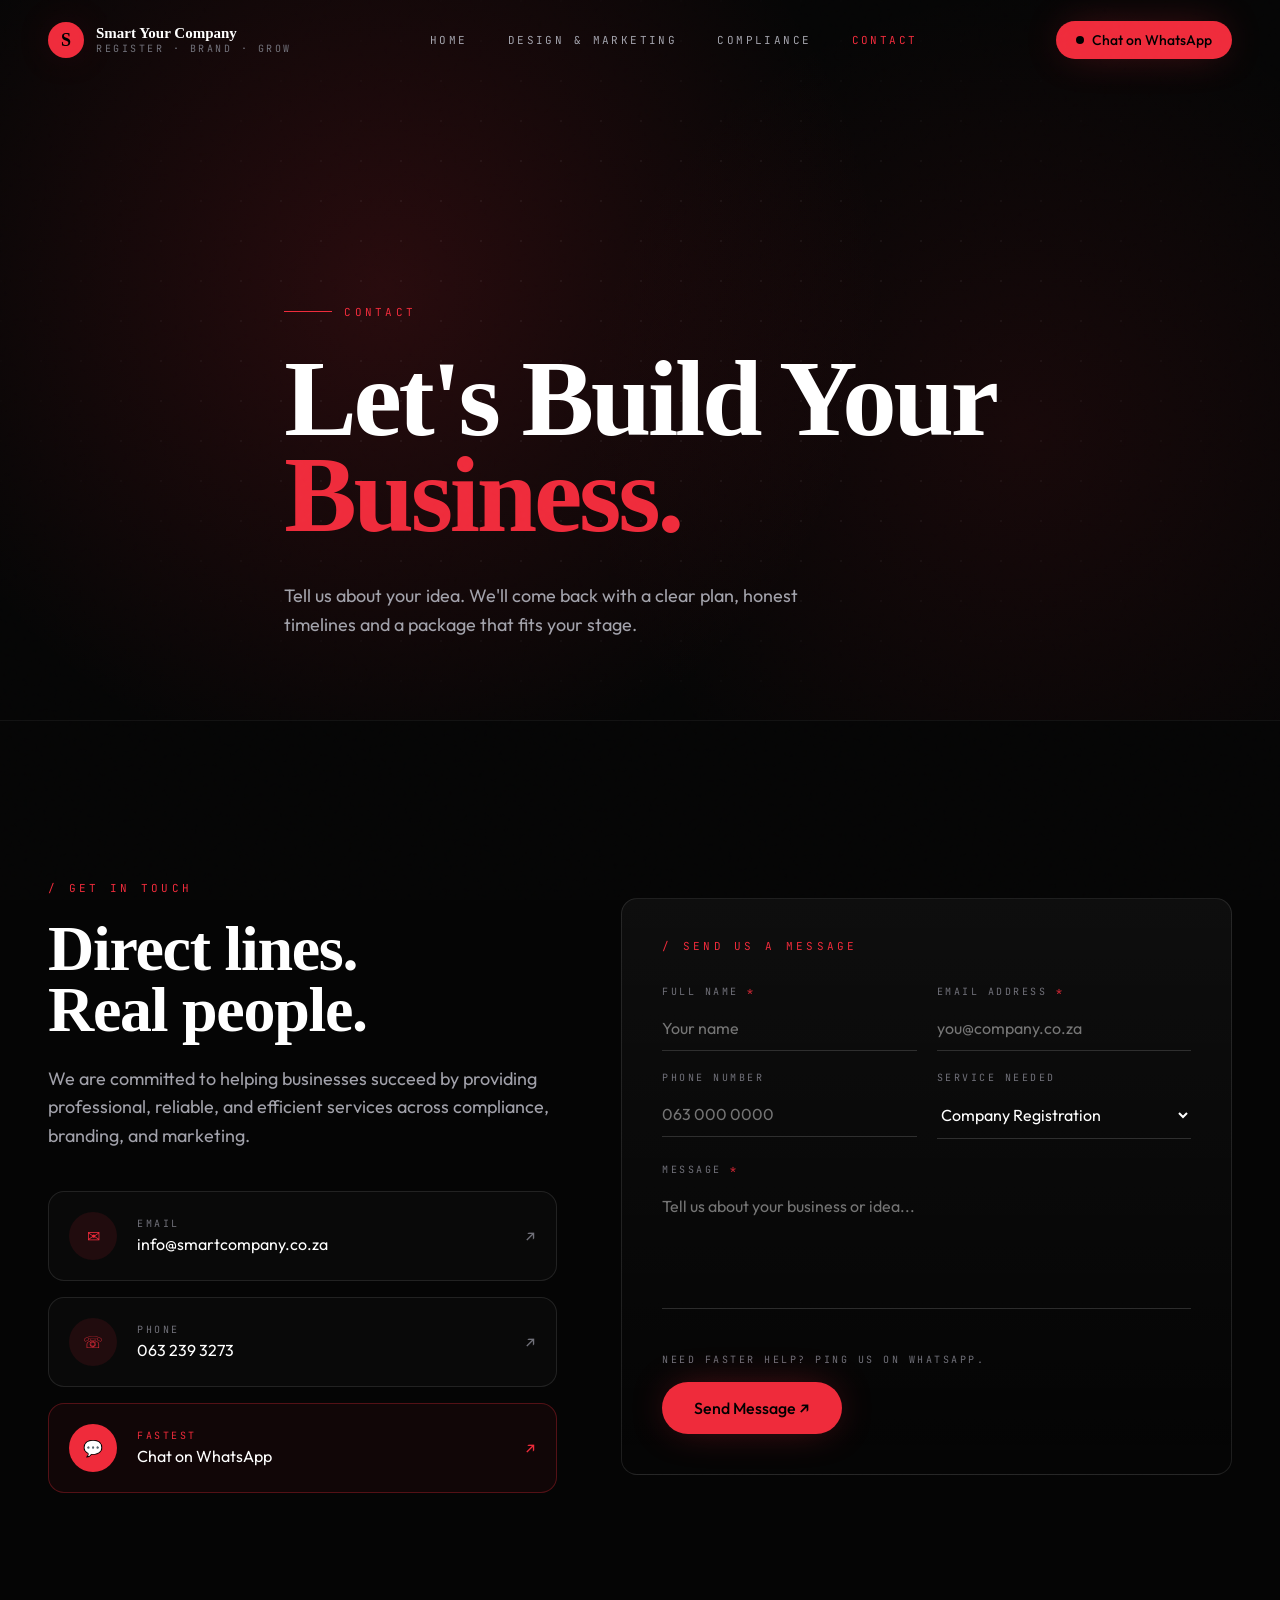
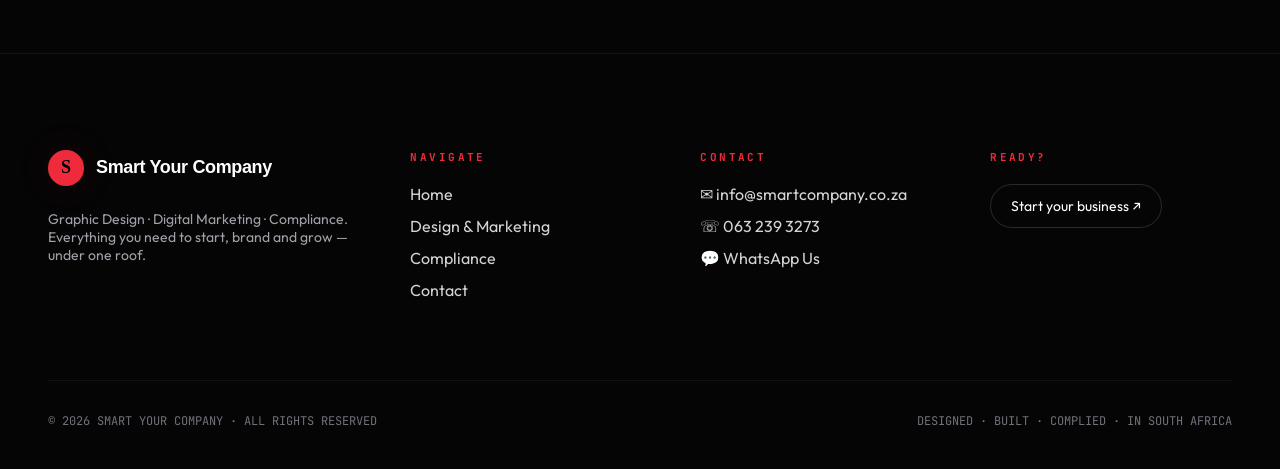
<file: static-html/contact.html>
<!DOCTYPE html>
<html lang="en">
<head>
<meta charset="UTF-8" />
<meta name="viewport" content="width=device-width, initial-scale=1.0" />
<title>Contact — Smart Your Company</title>
<meta name="description" content="Tell us about your business. We'll come back with a clear plan, honest timelines and a package that fits your stage." />
<link rel="stylesheet" href="assets/styles.css" />
</head>
<body>

<header class="navbar" id="navbar">
  <div class="container inner">
    <a href="index.html" class="brand">
      <span class="brand-badge">S</span>
      <div class="brand-text">
        <div class="title">Smart Your Company</div>
        <div class="sub">Register · Brand · Grow</div>
      </div>
    </a>
    <nav class="nav-links">
      <a class="nav-link" href="index.html">Home</a>
      <a class="nav-link" href="design-marketing.html">Design &amp; Marketing</a>
      <a class="nav-link" href="compliance.html">Compliance</a>
      <a class="nav-link active" href="contact.html">Contact</a>
    </nav>
    <a href="https://wa.me/27632393273" target="_blank" class="btn-primary nav-cta-desktop"><span class="pulse"></span> Chat on WhatsApp</a>
    <button id="menu-btn" class="hamburger" aria-label="Menu"><svg width="24" height="24" viewBox="0 0 24 24" fill="none" stroke="currentColor" stroke-width="2"><path d="M3 6h18M3 12h18M3 18h18"/></svg></button>
  </div>
</header>

<div id="mobile-menu" class="mobile-menu">
  <a class="nav-link" href="index.html">Home</a>
  <a class="nav-link" href="design-marketing.html">Design &amp; Marketing</a>
  <a class="nav-link" href="compliance.html">Compliance</a>
  <a class="nav-link active" href="contact.html">Contact</a>
  <a href="https://wa.me/27632393273" class="btn-primary" style="margin-top:24px;width:fit-content;">Chat on WhatsApp</a>
</div>

<section class="hero page">
  <div class="hero-bg"></div>
  <div class="container">
    <div class="eyebrow reveal"><span class="eyebrow-line"></span> Contact</div>
    <h1 class="display reveal">Let's Build Your<br/><span class="accent">Business.</span></h1>
    <p class="hero-sub reveal">Tell us about your idea. We'll come back with a clear plan, honest timelines and a package that fits your stage.</p>
  </div>
</section>

<section class="section">
  <div class="container split-2">
    <!-- LEFT: Contact details -->
    <div>
      <div class="section-tag reveal">/ Get in touch</div>
      <h2 class="display reveal">Direct lines.<br/>Real people.</h2>
      <p class="lead mt-6 reveal">We are committed to helping businesses succeed by providing professional, reliable, and efficient services across compliance, branding, and marketing.</p>

      <div style="display:flex; flex-direction:column; gap:16px; margin-top:40px;">
        <a href="mailto:info@smartcompany.co.za" class="contact-card reveal">
          <div class="icon-circle">✉</div>
          <div style="flex:1;"><div class="font-mono" style="font-size:10px; letter-spacing:0.25em; text-transform:uppercase; color:#71717A;">Email</div><div style="color:#fff; margin-top:4px;">info@smartcompany.co.za</div></div>
          <span style="color:#71717A;">↗</span>
        </a>
        <a href="tel:+27632393273" class="contact-card reveal">
          <div class="icon-circle">☏</div>
          <div style="flex:1;"><div class="font-mono" style="font-size:10px; letter-spacing:0.25em; text-transform:uppercase; color:#71717A;">Phone</div><div style="color:#fff; margin-top:4px;">063 239 3273</div></div>
          <span style="color:#71717A;">↗</span>
        </a>
        <a href="https://wa.me/27632393273" target="_blank" class="contact-card accent reveal">
          <div class="icon-circle">💬</div>
          <div style="flex:1;"><div class="font-mono" style="font-size:10px; letter-spacing:0.25em; text-transform:uppercase; color:var(--red);">Fastest</div><div style="color:#fff; margin-top:4px;">Chat on WhatsApp</div></div>
          <span style="color:var(--red);">↗</span>
        </a>
      </div>
    </div>

    <!-- RIGHT: Form -->
    <div class="reveal">
      <form id="contact-form" class="form-wrap">
        <div class="section-tag">/ Send us a message</div>
        <div class="form-grid" style="margin-top:32px;">
          <div class="field">
            <label>Full Name <span style="color:var(--red);">*</span></label>
            <input type="text" name="full_name" placeholder="Your name" required />
          </div>
          <div class="field">
            <label>Email Address <span style="color:var(--red);">*</span></label>
            <input type="email" name="email" placeholder="you@company.co.za" required />
          </div>
          <div class="field">
            <label>Phone Number</label>
            <input type="text" name="phone" placeholder="063 000 0000" />
          </div>
          <div class="field">
            <label>Service Needed</label>
            <select name="service">
              <option>Company Registration</option>
              <option>Tax &amp; VAT</option>
              <option>B-BBEE</option>
              <option>Ongoing Compliance</option>
              <option>Graphic Design / Branding</option>
              <option>Motion Graphics</option>
              <option>Social Media Management</option>
              <option>Paid Ads</option>
              <option>Full Package (Starter / Growth / Scale)</option>
              <option>Something else</option>
            </select>
          </div>
        </div>
        <div class="field" style="margin-top:24px;">
          <label>Message <span style="color:var(--red);">*</span></label>
          <textarea name="message" rows="5" placeholder="Tell us about your business or idea..." required></textarea>
        </div>

        <div id="msg-ok" class="msg ok"></div>
        <div id="msg-err" class="msg err"></div>

        <div style="margin-top:40px; display:flex; flex-direction:column; gap:16px; align-items:flex-start; justify-content:space-between;">
          <div class="font-mono" style="font-size:10px; letter-spacing:0.25em; text-transform:uppercase; color:#71717A;">Need faster help? Ping us on WhatsApp.</div>
          <button type="submit" class="btn-primary lg">Send Message ↗</button>
        </div>
      </form>
    </div>
  </div>
</section>

<footer class="footer">
  <div class="container">
    <div class="footer-grid">
      <div>
        <div class="brand" style="margin-bottom:24px;"><span class="brand-badge">S</span><span class="font-display" style="font-size:18px; color:#fff;">Smart Your Company</span></div>
        <p class="text-muted" style="font-size:14px; max-width:20rem;">Graphic Design · Digital Marketing · Compliance. Everything you need to start, brand and grow — under one roof.</p>
      </div>
      <div><h4>Navigate</h4><ul><li><a href="index.html">Home</a></li><li><a href="design-marketing.html">Design &amp; Marketing</a></li><li><a href="compliance.html">Compliance</a></li><li><a href="contact.html">Contact</a></li></ul></div>
      <div><h4>Contact</h4><ul><li>✉ <a href="mailto:info@smartcompany.co.za">info@smartcompany.co.za</a></li><li>☏ <a href="tel:+27632393273">063 239 3273</a></li><li>💬 <a href="https://wa.me/27632393273" target="_blank">WhatsApp Us</a></li></ul></div>
      <div><h4>Ready?</h4><a href="contact.html" class="btn-outline" style="padding:12px 20px; font-size:14px;">Start your business ↗</a></div>
    </div>
    <div class="footer-bottom"><div>© 2026 SMART YOUR COMPANY · ALL RIGHTS RESERVED</div><div>DESIGNED · BUILT · COMPLIED · IN SOUTH AFRICA</div></div>
  </div>
</footer>

<script>
  // If you deploy backend, set: window.SMART_BACKEND_URL = "https://your-api.com";
  // Otherwise form falls back to WhatsApp.
</script>
<script src="assets/script.js"></script>
</body>
</html>
</file>
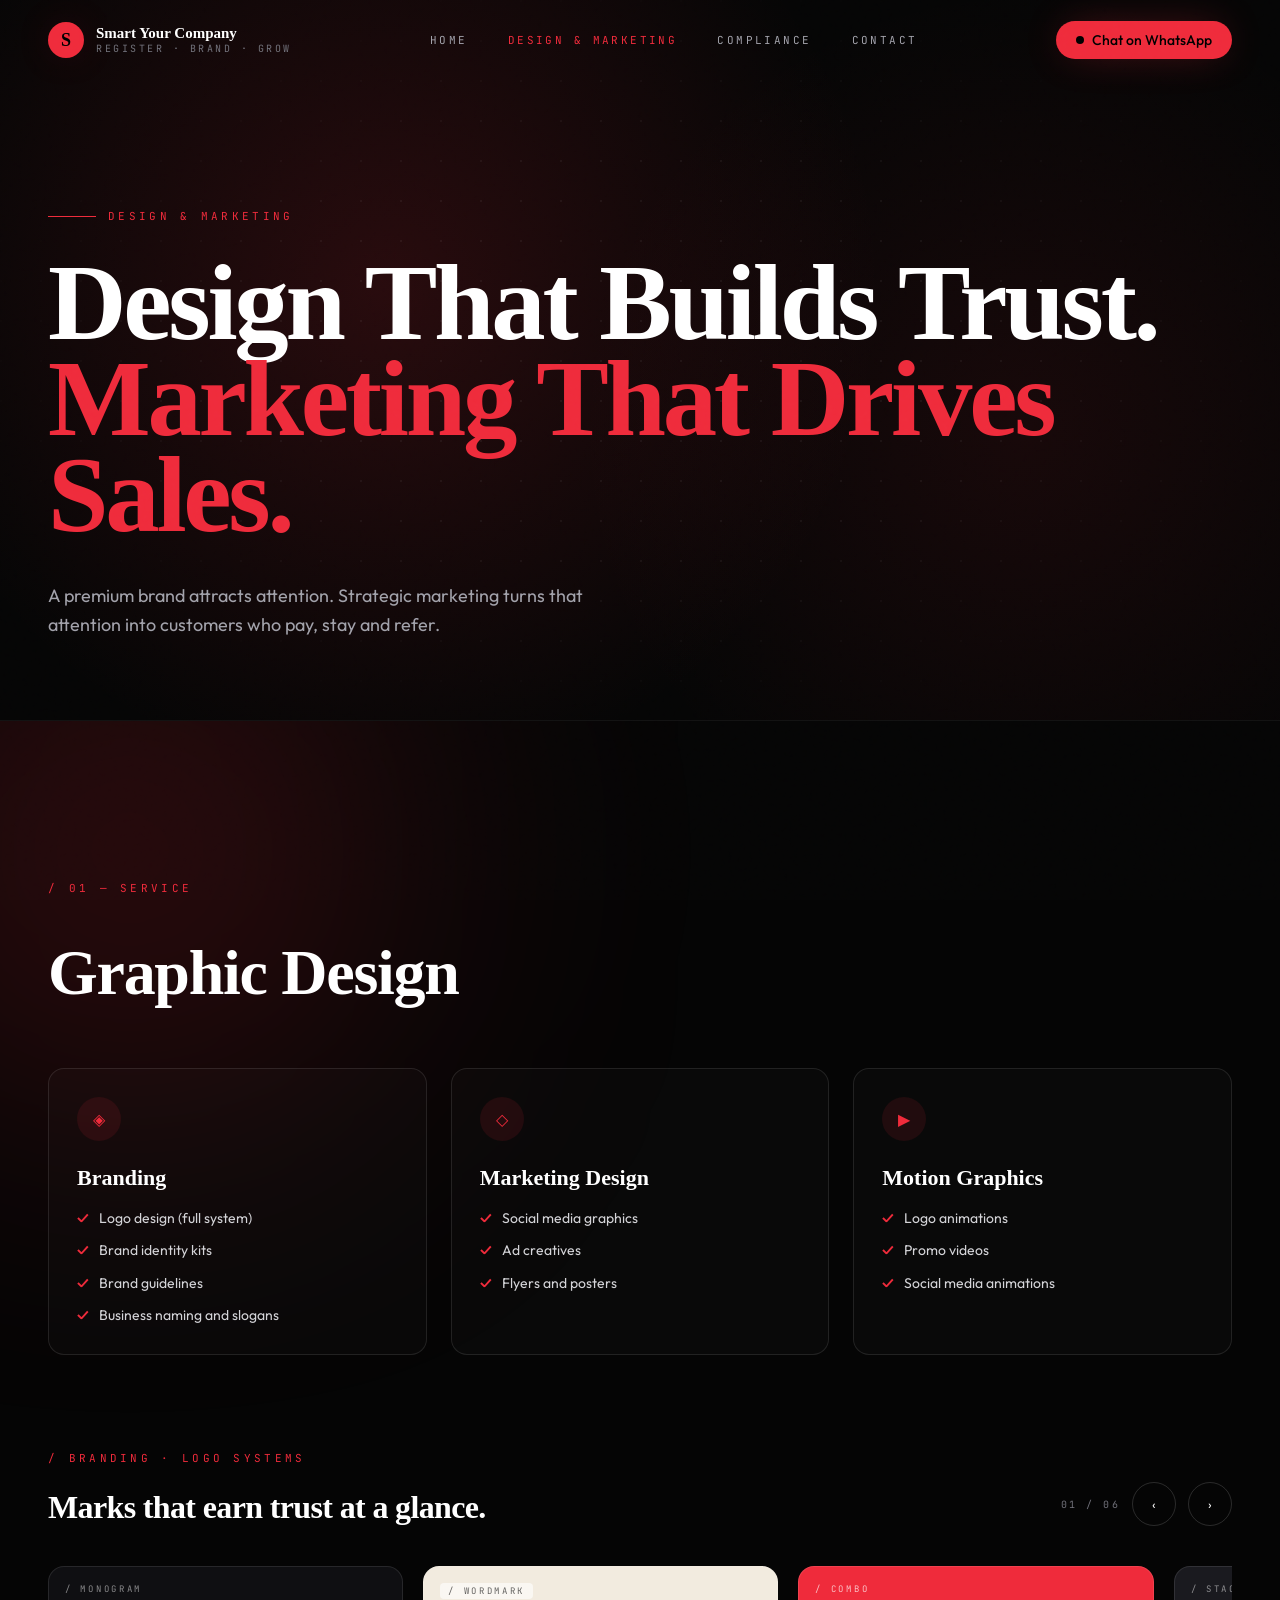
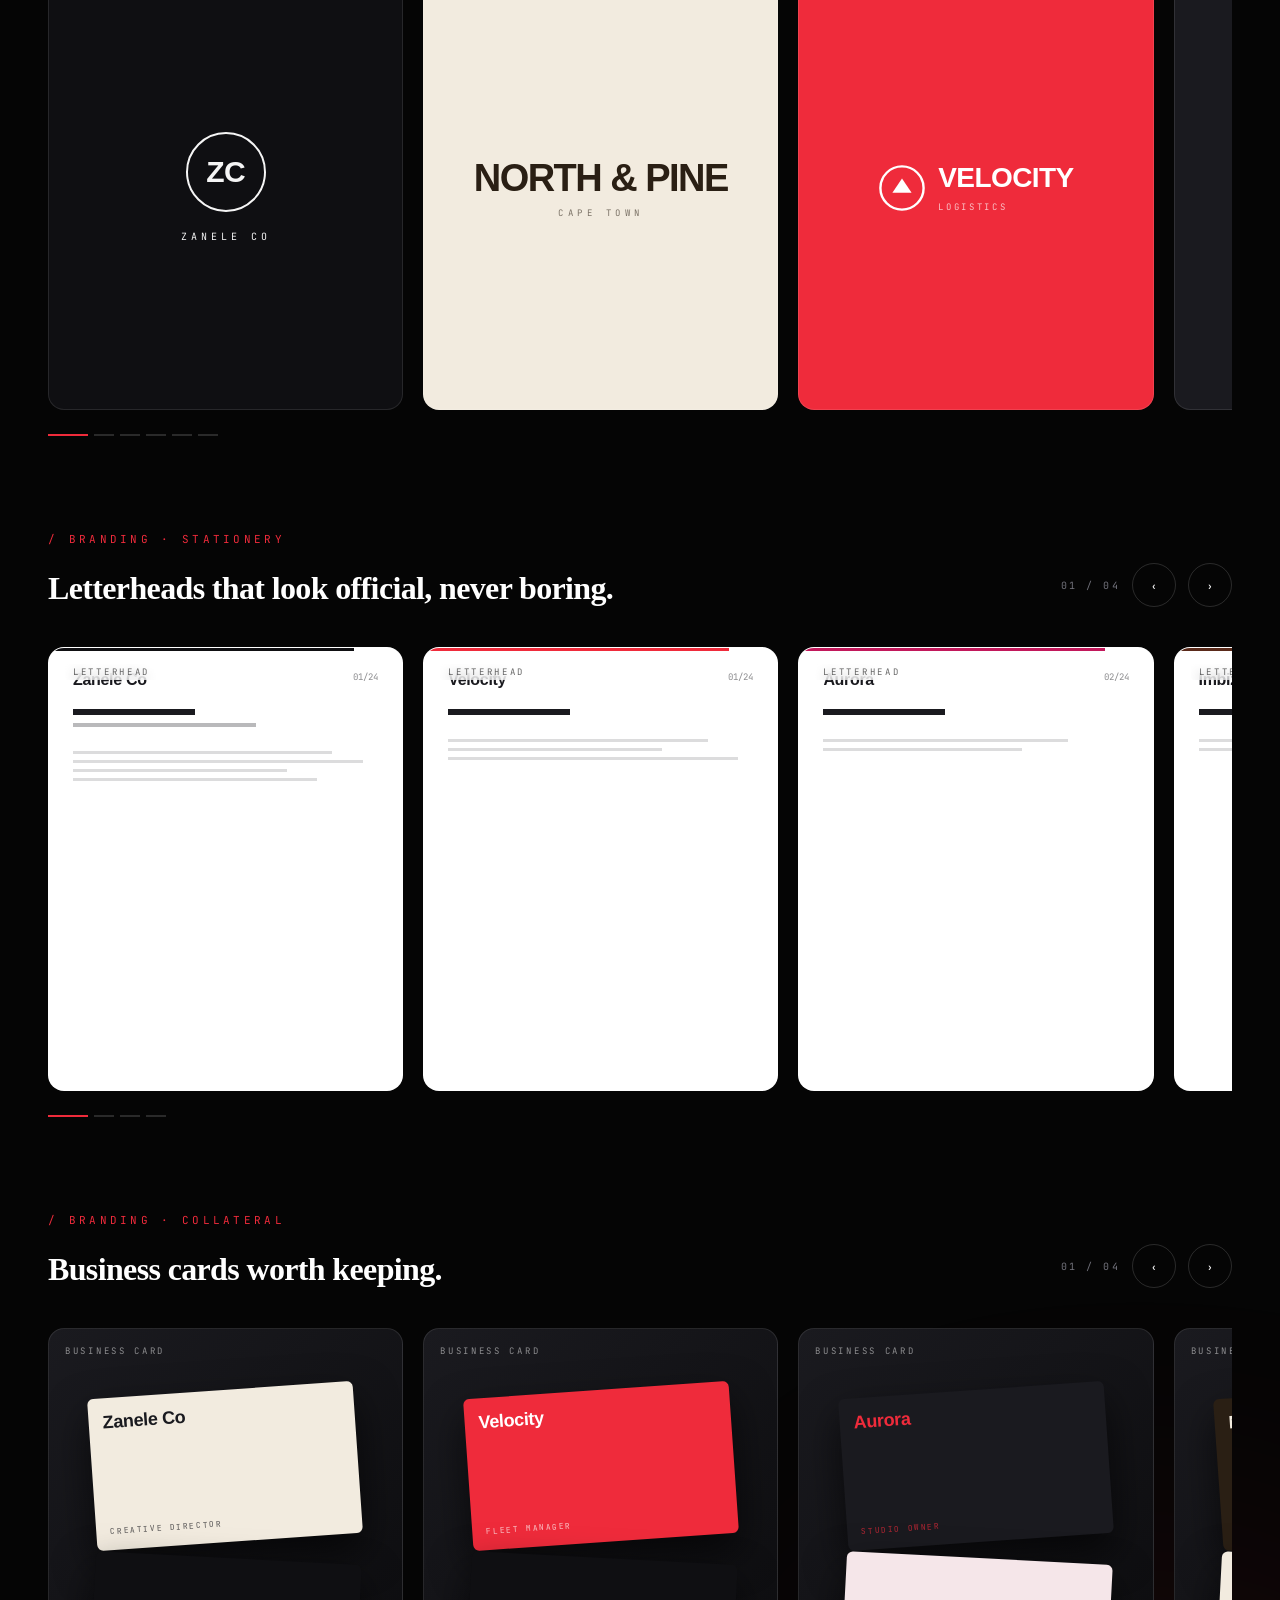
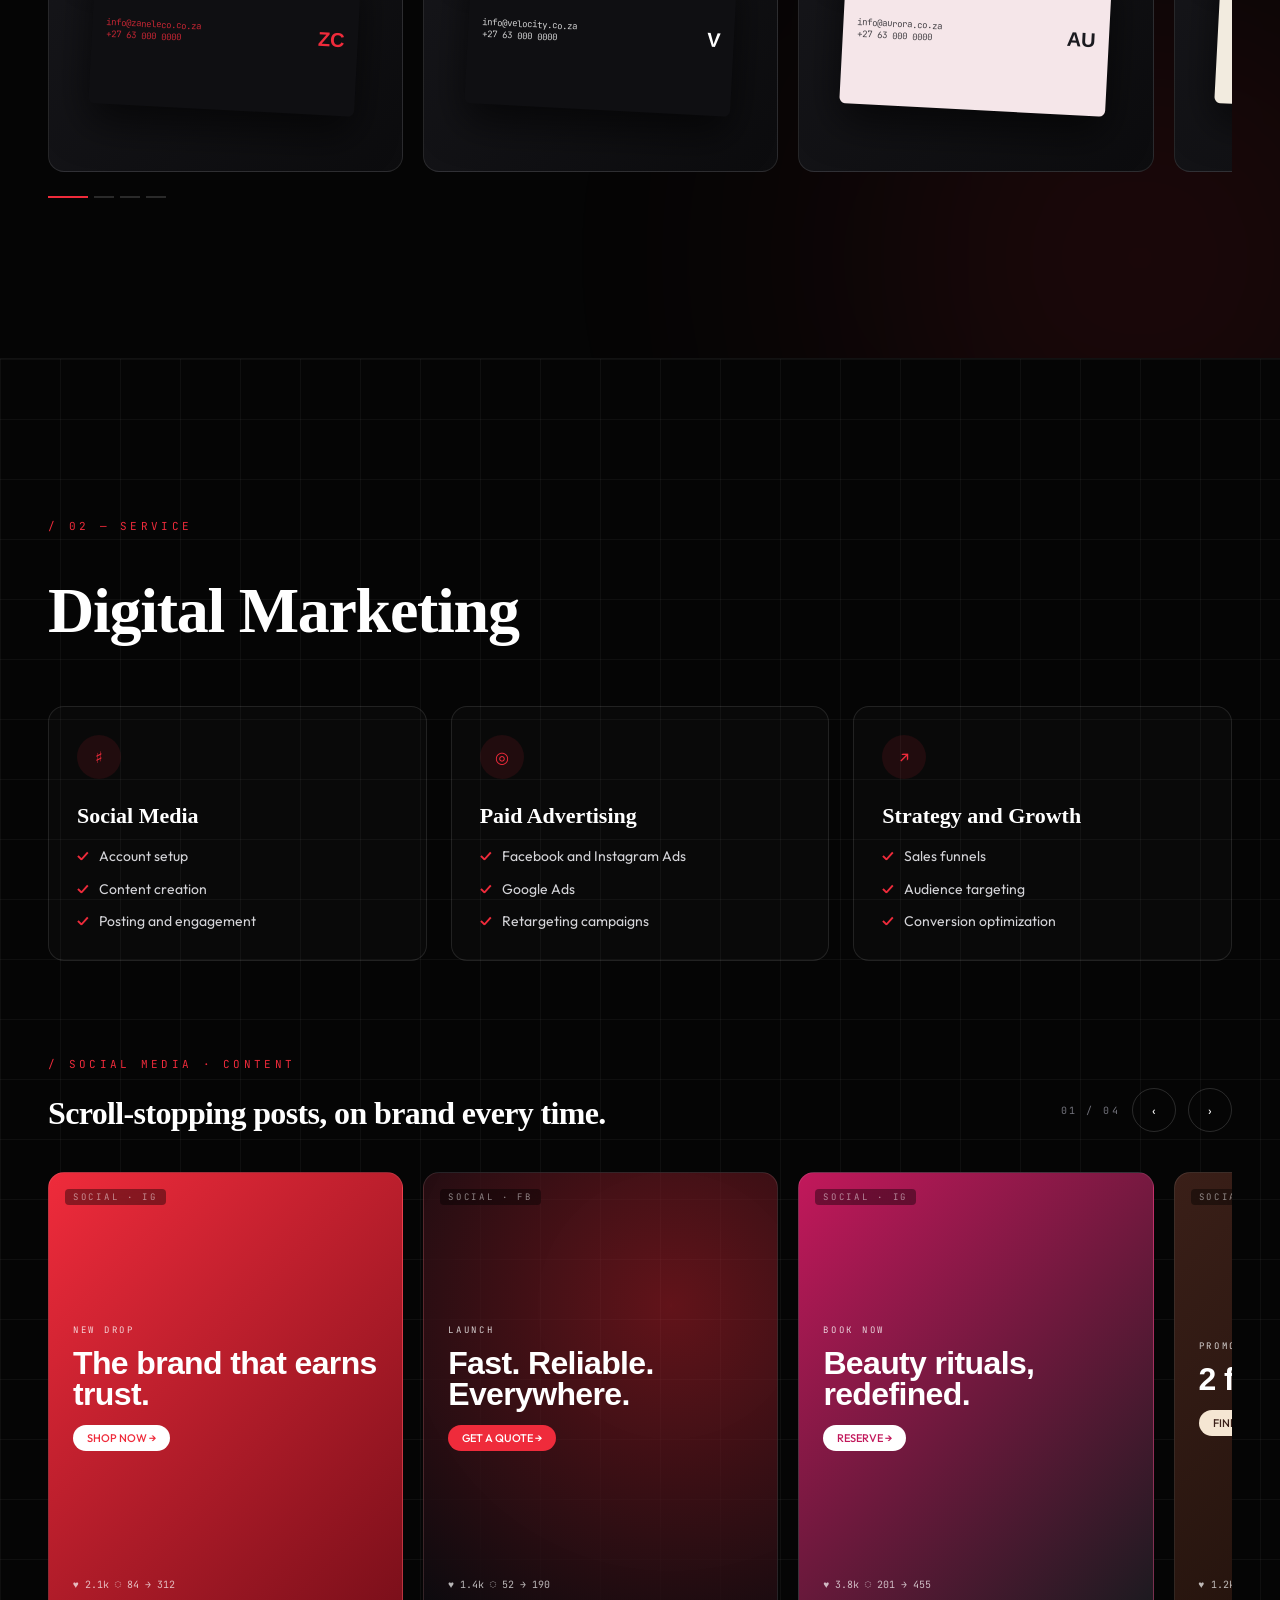
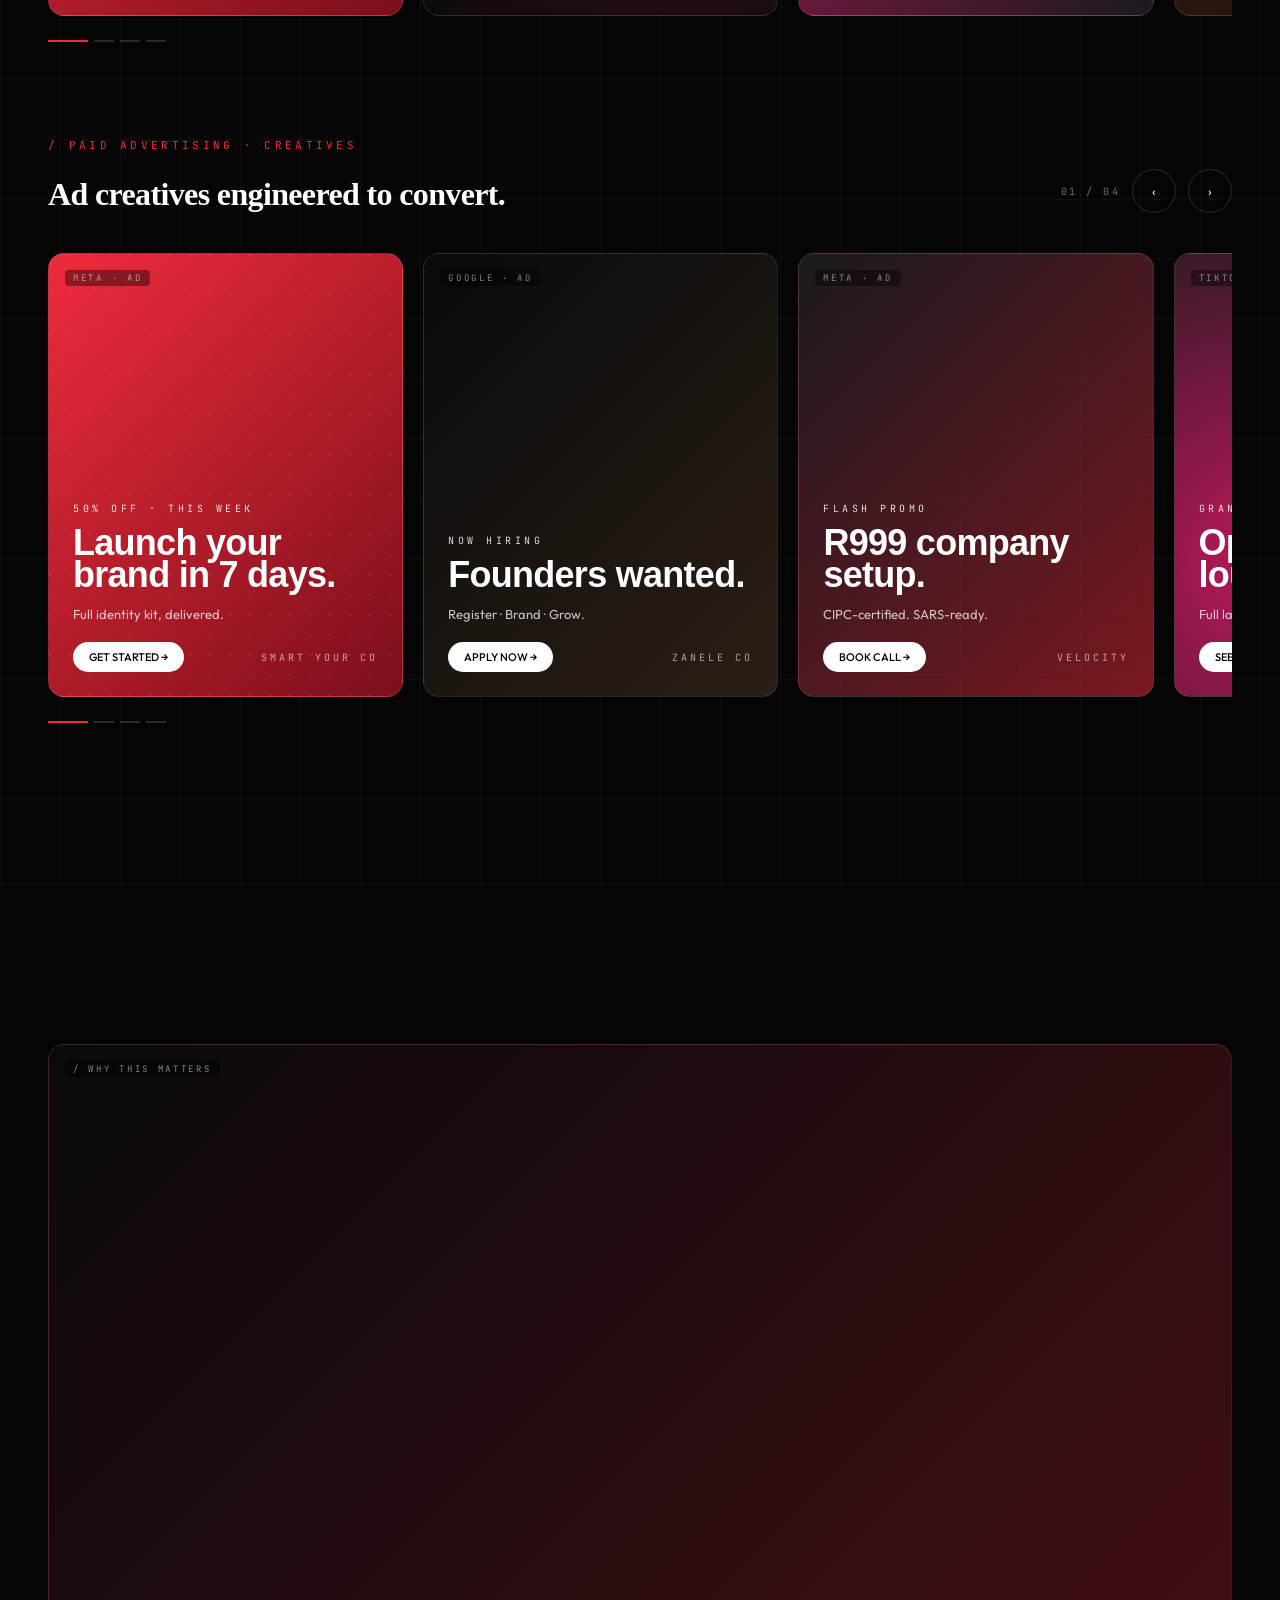
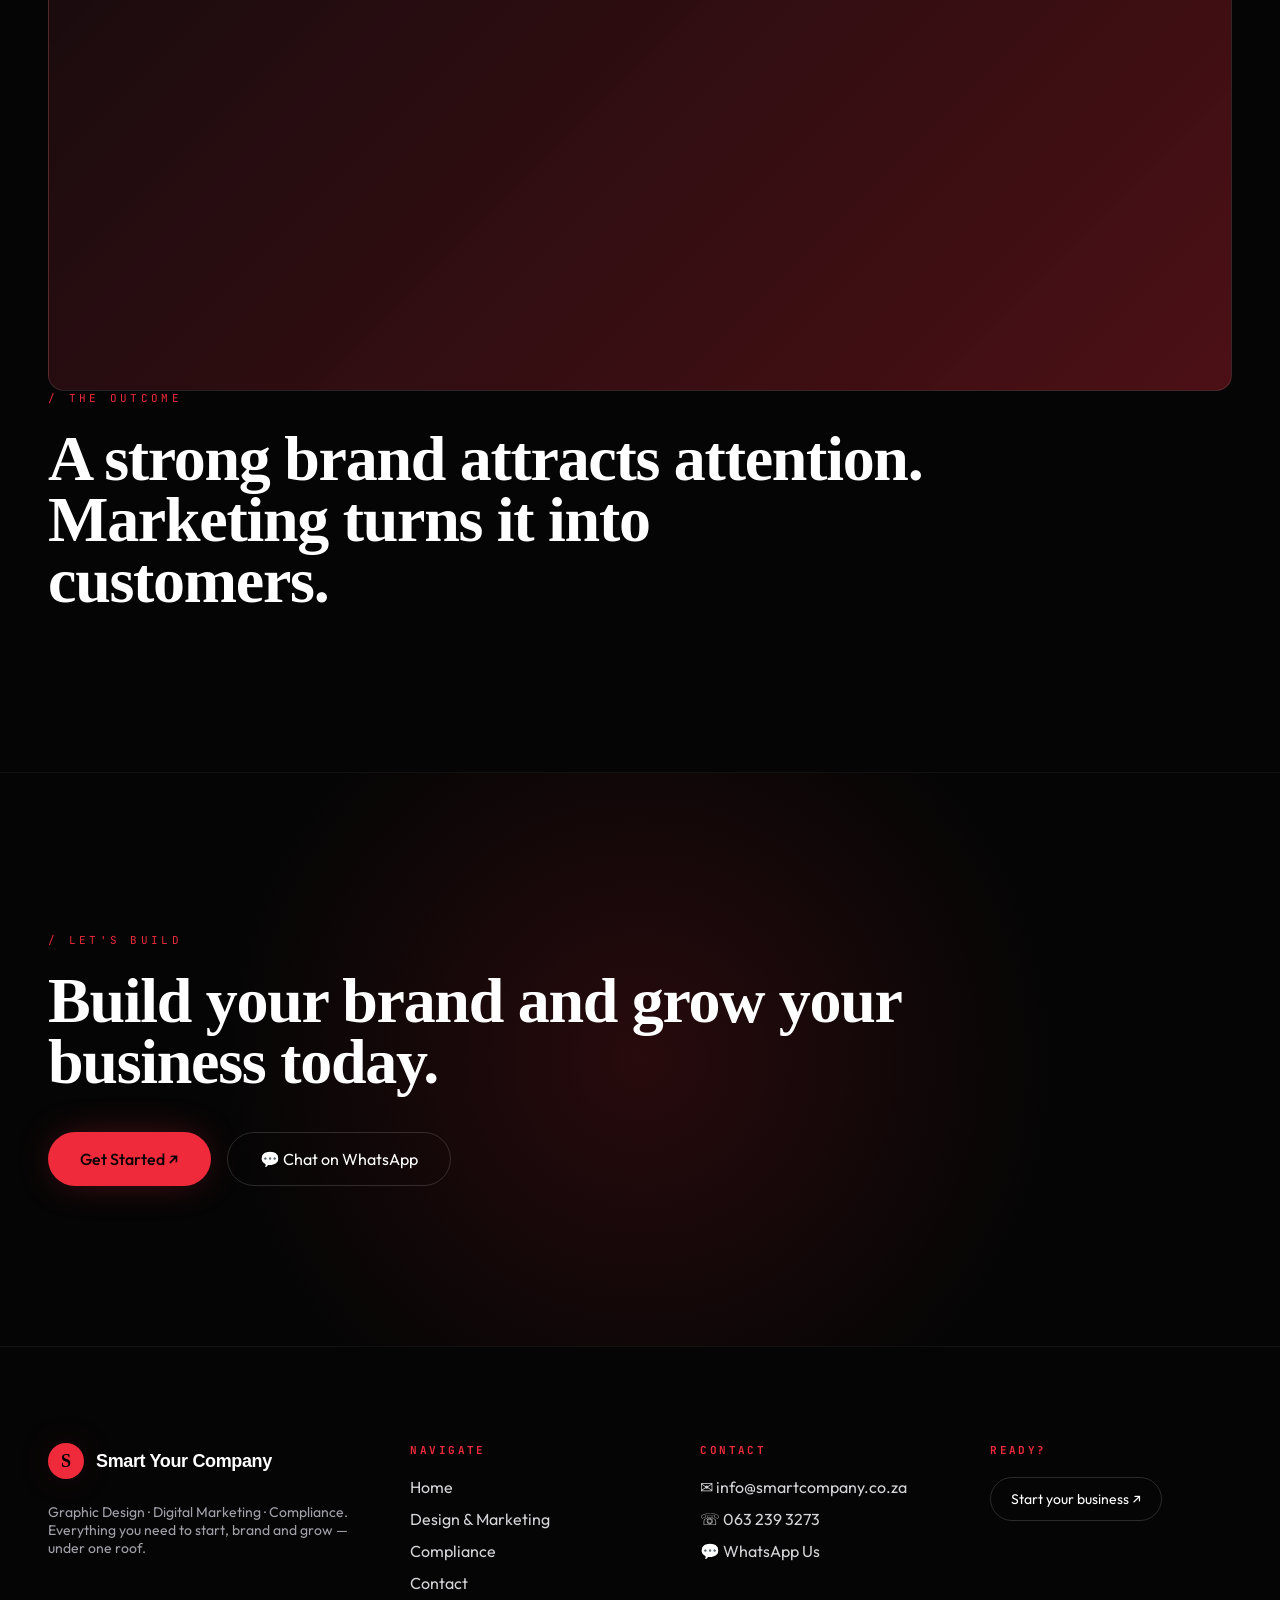
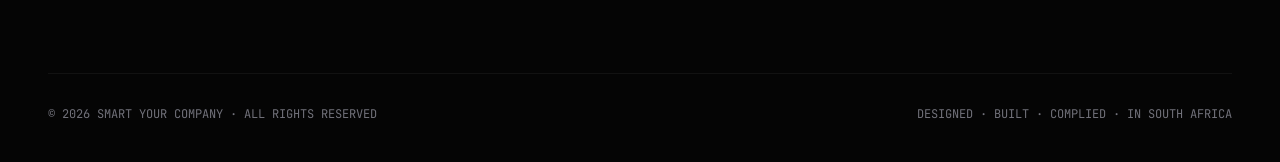
<file: static-html/design-marketing.html>
<!DOCTYPE html>
<html lang="en">
<head>
<meta charset="UTF-8" />
<meta name="viewport" content="width=device-width, initial-scale=1.0" />
<title>Design &amp; Marketing — Smart Your Company</title>
<meta name="description" content="Graphic design, branding, motion graphics, social media, paid advertising and growth strategy — all under one roof." />
<link rel="stylesheet" href="assets/styles.css" />
</head>
<body>

<header class="navbar" id="navbar">
  <div class="container inner">
    <a href="index.html" class="brand">
      <span class="brand-badge">S</span>
      <div class="brand-text">
        <div class="title">Smart Your Company</div>
        <div class="sub">Register · Brand · Grow</div>
      </div>
    </a>
    <nav class="nav-links">
      <a class="nav-link" href="index.html">Home</a>
      <a class="nav-link active" href="design-marketing.html">Design &amp; Marketing</a>
      <a class="nav-link" href="compliance.html">Compliance</a>
      <a class="nav-link" href="contact.html">Contact</a>
    </nav>
    <a href="https://wa.me/27632393273" target="_blank" class="btn-primary nav-cta-desktop">
      <span class="pulse"></span> Chat on WhatsApp
    </a>
    <button id="menu-btn" class="hamburger" aria-label="Menu">
      <svg width="24" height="24" viewBox="0 0 24 24" fill="none" stroke="currentColor" stroke-width="2"><path d="M3 6h18M3 12h18M3 18h18"/></svg>
    </button>
  </div>
</header>

<div id="mobile-menu" class="mobile-menu">
  <a class="nav-link" href="index.html">Home</a>
  <a class="nav-link active" href="design-marketing.html">Design &amp; Marketing</a>
  <a class="nav-link" href="compliance.html">Compliance</a>
  <a class="nav-link" href="contact.html">Contact</a>
  <a href="https://wa.me/27632393273" class="btn-primary" style="margin-top:24px;width:fit-content;">Chat on WhatsApp</a>
</div>

<!-- HERO -->
<section class="hero page">
  <div class="hero-bg"></div>
  <div class="container">
    <div class="eyebrow reveal"><span class="eyebrow-line"></span> Design &amp; Marketing</div>
    <h1 class="display reveal">Design That Builds Trust.<br/><span class="accent">Marketing That Drives Sales.</span></h1>
    <p class="hero-sub reveal">A premium brand attracts attention. Strategic marketing turns that attention into customers who pay, stay and refer.</p>
  </div>
</section>

<!-- GRAPHIC DESIGN SECTION -->
<section class="section bg-orbs">
  <div class="container">
    <div style="display:flex; flex-direction:column; gap:24px; margin-bottom:64px;" class="reveal">
      <div class="section-tag">/ 01 — Service</div>
      <h2 class="display">Graphic Design</h2>
    </div>
    <div class="grid grid-3">
      <div class="card reveal">
        <div class="card-icon">◈</div>
        <h3>Branding</h3>
        <ul>
          <li>Logo design (full system)</li>
          <li>Brand identity kits</li>
          <li>Brand guidelines</li>
          <li>Business naming and slogans</li>
        </ul>
      </div>
      <div class="card reveal">
        <div class="card-icon">◇</div>
        <h3>Marketing Design</h3>
        <ul>
          <li>Social media graphics</li>
          <li>Ad creatives</li>
          <li>Flyers and posters</li>
        </ul>
      </div>
      <div class="card reveal">
        <div class="card-icon">▶</div>
        <h3>Motion Graphics</h3>
        <ul>
          <li>Logo animations</li>
          <li>Promo videos</li>
          <li>Social media animations</li>
        </ul>
      </div>
    </div>

    <!-- LOGO SLIDESHOW -->
    <div style="margin-top:96px;" class="slideshow reveal">
      <div class="slideshow-head">
        <div>
          <div class="section-tag">/ Branding · Logo systems</div>
          <h3 class="display">Marks that earn trust at a glance.</h3>
        </div>
        <div class="slide-nav">
          <div class="slideshow-counter">01 / 06</div>
          <button class="nav-btn nav-prev">‹</button>
          <button class="nav-btn nav-next">›</button>
        </div>
      </div>
      <div class="slides-viewport">
        <div class="slides-track">
          <div class="slide"><div class="mock" style="background:#0F0F12; display:flex; align-items:center; justify-content:center;"><div class="mock-tag">/ Monogram</div><div style="text-align:center; color:#F5F5F5;"><div style="width:80px; height:80px; border:2px solid currentColor; border-radius:50%; display:flex; align-items:center; justify-content:center; margin:0 auto 12px;"><span class="font-display" style="font-size:30px;">ZC</span></div><span class="font-mono" style="font-size:10px; letter-spacing:0.4em;">ZANELE CO</span></div></div></div>
          <div class="slide"><div class="mock" style="background:#F2EBDF; display:flex; align-items:center; justify-content:center;"><div class="mock-tag dark">/ Wordmark</div><div style="text-align:center; color:#2A1F14;"><span class="font-display" style="font-size:38px; letter-spacing:-0.04em;">NORTH &amp; PINE</span><br/><span class="font-mono" style="font-size:9px; letter-spacing:0.5em; opacity:0.6;">CAPE TOWN</span></div></div></div>
          <div class="slide"><div class="mock" style="background:var(--red); display:flex; align-items:center; justify-content:center;"><div class="mock-tag" style="color:rgba(255,255,255,0.7);">/ Combo</div><div style="display:flex; align-items:center; gap:12px; color:#fff;"><svg viewBox="0 0 40 40" width="48" height="48"><circle cx="20" cy="20" r="18" fill="none" stroke="currentColor" stroke-width="2"/><path d="M12 24 L20 12 L28 24 Z" fill="currentColor"/></svg><div><span class="font-display" style="font-size:28px; letter-spacing:-0.02em;">VELOCITY</span><br/><span class="font-mono" style="font-size:9px; letter-spacing:0.3em; opacity:0.7;">LOGISTICS</span></div></div></div></div>
          <div class="slide"><div class="mock" style="background:#1A1A1F; display:flex; align-items:center; justify-content:center;"><div class="mock-tag">/ Stacked</div><div style="text-align:center; color:var(--red);"><span class="font-display" style="font-size:60px; letter-spacing:-0.05em;">AU</span><div style="height:1px; width:48px; background:currentColor; margin:8px auto;"></div><span class="font-mono" style="font-size:9px; letter-spacing:0.4em; opacity:0.7;">AURORA</span></div></div></div>
          <div class="slide"><div class="mock" style="background:#0A0A0C; display:flex; align-items:center; justify-content:center;"><div class="mock-tag">/ Symbol</div><div style="text-align:center; color:#fff;"><svg viewBox="0 0 60 60" width="64" height="64"><rect x="8" y="8" width="44" height="44" rx="10" fill="none" stroke="currentColor" stroke-width="2.5"/><path d="M20 38 L30 18 L40 38 M24 32 L36 32" stroke="currentColor" stroke-width="2.5" fill="none" stroke-linecap="round"/></svg><div class="font-display" style="font-size:18px; margin-top:12px;">KASI GRIND</div></div></div></div>
          <div class="slide"><div class="mock" style="background:#3A1F18; display:flex; align-items:center; justify-content:center;"><div class="mock-tag">/ Combo</div><div style="display:flex; align-items:center; gap:12px; color:#F5E6D3;"><svg viewBox="0 0 40 40" width="44" height="44"><circle cx="20" cy="20" r="18" fill="none" stroke="currentColor" stroke-width="2"/><path d="M12 24 L20 12 L28 24 Z" fill="currentColor"/></svg><div><span class="font-display" style="font-size:26px;">IMBIZO</span><br/><span class="font-mono" style="font-size:9px; letter-spacing:0.3em; opacity:0.7;">COFFEE · JHB</span></div></div></div></div>
        </div>
      </div>
      <div class="dots"></div>
    </div>

    <!-- LETTERHEAD SLIDESHOW -->
    <div style="margin-top:96px;" class="slideshow reveal">
      <div class="slideshow-head">
        <div>
          <div class="section-tag">/ Branding · Stationery</div>
          <h3 class="display">Letterheads that look official, never boring.</h3>
        </div>
        <div class="slide-nav">
          <div class="slideshow-counter">01 / 04</div>
          <button class="nav-btn nav-prev">‹</button>
          <button class="nav-btn nav-next">›</button>
        </div>
      </div>
      <div class="slides-viewport">
        <div class="slides-track">
          <div class="slide">
            <div class="mock" style="background:#fff; padding:24px;">
              <div class="mock-tag dark">Letterhead</div>
              <div style="height:3px; width:100%; background:#0F0F12; margin:-24px -24px 20px -24px;"></div>
              <div style="color:#1A1A1F;">
                <div style="display:flex; justify-content:space-between; margin-bottom:20px;"><span class="font-display">Zanele Co</span><span class="font-mono" style="font-size:9px; opacity:0.5;">01/24</span></div>
                <div style="height:6px; width:40%; background:#1A1A1F;"></div>
                <div style="height:4px; width:60%; background:#1A1A1F; opacity:0.3; margin-top:8px;"></div>
                <div style="display:flex; flex-direction:column; gap:6px; margin-top:24px;">
                  <div style="height:3px; width:85%; background:#1A1A1F; opacity:0.15;"></div>
                  <div style="height:3px; width:95%; background:#1A1A1F; opacity:0.15;"></div>
                  <div style="height:3px; width:70%; background:#1A1A1F; opacity:0.15;"></div>
                  <div style="height:3px; width:80%; background:#1A1A1F; opacity:0.15;"></div>
                </div>
              </div>
            </div>
          </div>
          <div class="slide">
            <div class="mock" style="background:#fff; padding:24px;">
              <div class="mock-tag dark">Letterhead</div>
              <div style="height:3px; width:100%; background:var(--red); margin:-24px -24px 20px -24px;"></div>
              <div style="color:#1A1A1F;">
                <div style="display:flex; justify-content:space-between; margin-bottom:20px;"><span class="font-display">Velocity</span><span class="font-mono" style="font-size:9px; opacity:0.5;">01/24</span></div>
                <div style="height:6px; width:40%; background:#1A1A1F;"></div>
                <div style="display:flex; flex-direction:column; gap:6px; margin-top:24px;">
                  <div style="height:3px; width:85%; background:#1A1A1F; opacity:0.15;"></div>
                  <div style="height:3px; width:70%; background:#1A1A1F; opacity:0.15;"></div>
                  <div style="height:3px; width:95%; background:#1A1A1F; opacity:0.15;"></div>
                </div>
              </div>
            </div>
          </div>
          <div class="slide">
            <div class="mock" style="background:#fff; padding:24px;">
              <div class="mock-tag dark">Letterhead</div>
              <div style="height:3px; width:100%; background:#C2185B; margin:-24px -24px 20px -24px;"></div>
              <div style="color:#1A1A1F;">
                <div style="display:flex; justify-content:space-between; margin-bottom:20px;"><span class="font-display">Aurora</span><span class="font-mono" style="font-size:9px; opacity:0.5;">02/24</span></div>
                <div style="height:6px; width:40%; background:#1A1A1F;"></div>
                <div style="display:flex; flex-direction:column; gap:6px; margin-top:24px;">
                  <div style="height:3px; width:80%; background:#1A1A1F; opacity:0.15;"></div>
                  <div style="height:3px; width:65%; background:#1A1A1F; opacity:0.15;"></div>
                </div>
              </div>
            </div>
          </div>
          <div class="slide">
            <div class="mock" style="background:#fff; padding:24px;">
              <div class="mock-tag dark">Letterhead</div>
              <div style="height:3px; width:100%; background:#5A2A1A; margin:-24px -24px 20px -24px;"></div>
              <div style="color:#1A1A1F;">
                <div style="display:flex; justify-content:space-between; margin-bottom:20px;"><span class="font-display">Imbizo Coffee</span><span class="font-mono" style="font-size:9px; opacity:0.5;">03/24</span></div>
                <div style="height:6px; width:50%; background:#1A1A1F;"></div>
                <div style="display:flex; flex-direction:column; gap:6px; margin-top:24px;">
                  <div style="height:3px; width:90%; background:#1A1A1F; opacity:0.15;"></div>
                  <div style="height:3px; width:75%; background:#1A1A1F; opacity:0.15;"></div>
                </div>
              </div>
            </div>
          </div>
        </div>
      </div>
      <div class="dots"></div>
    </div>

    <!-- BUSINESS CARD SLIDESHOW -->
    <div style="margin-top:96px;" class="slideshow reveal">
      <div class="slideshow-head">
        <div>
          <div class="section-tag">/ Branding · Collateral</div>
          <h3 class="display">Business cards worth keeping.</h3>
        </div>
        <div class="slide-nav">
          <div class="slideshow-counter">01 / 04</div>
          <button class="nav-btn nav-prev">‹</button>
          <button class="nav-btn nav-next">›</button>
        </div>
      </div>
      <div class="slides-viewport">
        <div class="slides-track">
          <div class="slide"><div class="mock" style="background:linear-gradient(135deg,#1A1A1F,#0C0C0E); padding:20px; display:flex; flex-direction:column; justify-content:center; align-items:center; gap:16px;"><div class="mock-tag">Business Card</div><div style="width:85%; aspect-ratio:1.75/1; background:#F2EBDF; color:#1A1A1F; padding:14px; border-radius:6px; box-shadow:0 18px 40px rgba(0,0,0,0.6); transform:rotate(-4deg); display:flex; flex-direction:column; justify-content:space-between;"><div class="font-display" style="font-size:18px;">Zanele Co</div><div class="font-mono" style="font-size:8px; letter-spacing:0.2em; text-transform:uppercase; opacity:0.7;">Creative Director</div></div><div style="width:85%; aspect-ratio:1.75/1; background:#0F0F12; color:var(--red); padding:14px; border-radius:6px; box-shadow:0 18px 40px rgba(0,0,0,0.6); transform:rotate(3deg); display:flex; align-items:center; justify-content:space-between;"><div class="font-mono" style="font-size:9px; opacity:0.8;">info@zaneleco.co.za<br/>+27 63 000 0000</div><div class="font-display" style="font-size:20px;">ZC</div></div></div></div>
          <div class="slide"><div class="mock" style="background:linear-gradient(135deg,#1A1A1F,#0C0C0E); padding:20px; display:flex; flex-direction:column; justify-content:center; align-items:center; gap:16px;"><div class="mock-tag">Business Card</div><div style="width:85%; aspect-ratio:1.75/1; background:var(--red); color:#fff; padding:14px; border-radius:6px; box-shadow:0 18px 40px rgba(0,0,0,0.6); transform:rotate(-4deg); display:flex; flex-direction:column; justify-content:space-between;"><div class="font-display" style="font-size:18px;">Velocity</div><div class="font-mono" style="font-size:8px; letter-spacing:0.2em; text-transform:uppercase; opacity:0.7;">Fleet Manager</div></div><div style="width:85%; aspect-ratio:1.75/1; background:#0F0F12; color:#fff; padding:14px; border-radius:6px; box-shadow:0 18px 40px rgba(0,0,0,0.6); transform:rotate(3deg); display:flex; align-items:center; justify-content:space-between;"><div class="font-mono" style="font-size:9px; opacity:0.8;">info@velocity.co.za<br/>+27 63 000 0000</div><div class="font-display" style="font-size:20px;">V</div></div></div></div>
          <div class="slide"><div class="mock" style="background:linear-gradient(135deg,#1A1A1F,#0C0C0E); padding:20px; display:flex; flex-direction:column; justify-content:center; align-items:center; gap:16px;"><div class="mock-tag">Business Card</div><div style="width:85%; aspect-ratio:1.75/1; background:#1A1A1F; color:var(--red); padding:14px; border-radius:6px; box-shadow:0 18px 40px rgba(0,0,0,0.6); transform:rotate(-4deg); display:flex; flex-direction:column; justify-content:space-between;"><div class="font-display" style="font-size:18px;">Aurora</div><div class="font-mono" style="font-size:8px; letter-spacing:0.2em; text-transform:uppercase; opacity:0.7;">Studio Owner</div></div><div style="width:85%; aspect-ratio:1.75/1; background:#F5E6E9; color:#1A1A1F; padding:14px; border-radius:6px; box-shadow:0 18px 40px rgba(0,0,0,0.6); transform:rotate(3deg); display:flex; align-items:center; justify-content:space-between;"><div class="font-mono" style="font-size:9px; opacity:0.8;">info@aurora.co.za<br/>+27 63 000 0000</div><div class="font-display" style="font-size:20px;">AU</div></div></div></div>
          <div class="slide"><div class="mock" style="background:linear-gradient(135deg,#1A1A1F,#0C0C0E); padding:20px; display:flex; flex-direction:column; justify-content:center; align-items:center; gap:16px;"><div class="mock-tag">Business Card</div><div style="width:85%; aspect-ratio:1.75/1; background:#2A1F14; color:#F2EBDF; padding:14px; border-radius:6px; box-shadow:0 18px 40px rgba(0,0,0,0.6); transform:rotate(-4deg); display:flex; flex-direction:column; justify-content:space-between;"><div class="font-display" style="font-size:18px;">North Pine</div><div class="font-mono" style="font-size:8px; letter-spacing:0.2em; text-transform:uppercase; opacity:0.7;">Founder</div></div><div style="width:85%; aspect-ratio:1.75/1; background:#F2EBDF; color:#2A1F14; padding:14px; border-radius:6px; box-shadow:0 18px 40px rgba(0,0,0,0.6); transform:rotate(3deg); display:flex; align-items:center; justify-content:space-between;"><div class="font-mono" style="font-size:9px; opacity:0.8;">info@northpine.co.za<br/>+27 63 000 0000</div><div class="font-display" style="font-size:20px;">NP</div></div></div></div>
        </div>
      </div>
      <div class="dots"></div>
    </div>
  </div>
</section>

<!-- DIGITAL MARKETING SECTION -->
<section class="section bg-grid">
  <div class="container">
    <div style="display:flex; flex-direction:column; gap:24px; margin-bottom:64px;" class="reveal">
      <div class="section-tag">/ 02 — Service</div>
      <h2 class="display">Digital Marketing</h2>
    </div>
    <div class="grid grid-3">
      <div class="card reveal">
        <div class="card-icon">♯</div>
        <h3>Social Media</h3>
        <ul>
          <li>Account setup</li>
          <li>Content creation</li>
          <li>Posting and engagement</li>
        </ul>
      </div>
      <div class="card reveal">
        <div class="card-icon">◎</div>
        <h3>Paid Advertising</h3>
        <ul>
          <li>Facebook and Instagram Ads</li>
          <li>Google Ads</li>
          <li>Retargeting campaigns</li>
        </ul>
      </div>
      <div class="card reveal">
        <div class="card-icon">↗</div>
        <h3>Strategy and Growth</h3>
        <ul>
          <li>Sales funnels</li>
          <li>Audience targeting</li>
          <li>Conversion optimization</li>
        </ul>
      </div>
    </div>

    <!-- SOCIAL POSTS SLIDESHOW -->
    <div style="margin-top:96px;" class="slideshow reveal">
      <div class="slideshow-head">
        <div>
          <div class="section-tag">/ Social Media · Content</div>
          <h3 class="display">Scroll-stopping posts, on brand every time.</h3>
        </div>
        <div class="slide-nav">
          <div class="slideshow-counter">01 / 04</div>
          <button class="nav-btn nav-prev">‹</button>
          <button class="nav-btn nav-next">›</button>
        </div>
      </div>
      <div class="slides-viewport">
        <div class="slides-track">
          <div class="slide"><div class="mock" style="background:linear-gradient(135deg,var(--red),#7A0F1A); padding:24px; color:#fff; display:flex; flex-direction:column; justify-content:space-between;"><div class="mock-tag light">Social · IG</div><div></div><div><div class="font-mono" style="font-size:9px; letter-spacing:0.3em; opacity:0.8; margin-bottom:12px;">NEW DROP</div><h4 class="font-display" style="font-size:32px; line-height:0.95; margin-bottom:16px;">The brand that earns trust.</h4><span style="display:inline-flex; background:#fff; color:var(--red); padding:6px 14px; border-radius:999px; font-size:11px; font-weight:500;">SHOP NOW →</span></div><div style="display:flex; gap:16px; font-size:10px; font-family:'JetBrains Mono'; opacity:0.7;">♥ 2.1k  ◌ 84  → 312</div></div></div>
          <div class="slide"><div class="mock" style="background:radial-gradient(circle at 70% 30%, rgba(239,43,59,0.4), #0A0A0E); padding:24px; color:#fff; display:flex; flex-direction:column; justify-content:space-between;"><div class="mock-tag light">Social · FB</div><div></div><div><div class="font-mono" style="font-size:9px; letter-spacing:0.3em; opacity:0.8; margin-bottom:12px;">LAUNCH</div><h4 class="font-display" style="font-size:32px; line-height:0.95; margin-bottom:16px;">Fast. Reliable. Everywhere.</h4><span style="display:inline-flex; background:var(--red); color:#fff; padding:6px 14px; border-radius:999px; font-size:11px; font-weight:500;">GET A QUOTE →</span></div><div style="display:flex; gap:16px; font-size:10px; font-family:'JetBrains Mono'; opacity:0.7;">♥ 1.4k  ◌ 52  → 190</div></div></div>
          <div class="slide"><div class="mock" style="background:linear-gradient(135deg,#C2185B,#1A1A1F); padding:24px; color:#fff; display:flex; flex-direction:column; justify-content:space-between;"><div class="mock-tag light">Social · IG</div><div></div><div><div class="font-mono" style="font-size:9px; letter-spacing:0.3em; opacity:0.8; margin-bottom:12px;">BOOK NOW</div><h4 class="font-display" style="font-size:32px; line-height:0.95; margin-bottom:16px;">Beauty rituals, redefined.</h4><span style="display:inline-flex; background:#fff; color:#C2185B; padding:6px 14px; border-radius:999px; font-size:11px; font-weight:500;">RESERVE →</span></div><div style="display:flex; gap:16px; font-size:10px; font-family:'JetBrains Mono'; opacity:0.7;">♥ 3.8k  ◌ 201  → 455</div></div></div>
          <div class="slide"><div class="mock" style="background:linear-gradient(135deg,#3A1F18,#1A0E08); padding:24px; color:#fff; display:flex; flex-direction:column; justify-content:space-between;"><div class="mock-tag light">Social · IG</div><div></div><div><div class="font-mono" style="font-size:9px; letter-spacing:0.3em; opacity:0.8; margin-bottom:12px;">PROMO</div><h4 class="font-display" style="font-size:32px; line-height:0.95; margin-bottom:16px;">2 flat whites · R45</h4><span style="display:inline-flex; background:#F5E6D3; color:#3A1F18; padding:6px 14px; border-radius:999px; font-size:11px; font-weight:500;">FIND A STORE →</span></div><div style="display:flex; gap:16px; font-size:10px; font-family:'JetBrains Mono'; opacity:0.7;">♥ 1.2k  ◌ 41  → 98</div></div></div>
        </div>
      </div>
      <div class="dots"></div>
    </div>

    <!-- ADS SLIDESHOW -->
    <div style="margin-top:96px;" class="slideshow reveal">
      <div class="slideshow-head">
        <div>
          <div class="section-tag">/ Paid Advertising · Creatives</div>
          <h3 class="display">Ad creatives engineered to convert.</h3>
        </div>
        <div class="slide-nav">
          <div class="slideshow-counter">01 / 04</div>
          <button class="nav-btn nav-prev">‹</button>
          <button class="nav-btn nav-next">›</button>
        </div>
      </div>
      <div class="slides-viewport">
        <div class="slides-track">
          <div class="slide"><div class="mock" style="background:linear-gradient(135deg,var(--red),#7A0F1A); padding:24px; color:#fff; display:flex; flex-direction:column; justify-content:flex-end; position:relative;"><div class="mock-tag light">Meta · Ad</div><div style="position:absolute; inset:0; background-image:radial-gradient(circle at 1px 1px, rgba(255,255,255,0.1) 1px, transparent 0); background-size:20px 20px; pointer-events:none;"></div><div style="position:relative;"><div class="font-mono" style="font-size:10px; letter-spacing:0.35em; opacity:0.85; margin-bottom:12px;">50% OFF · THIS WEEK</div><h4 class="font-display" style="font-size:36px; line-height:0.88; margin-bottom:16px;">Launch your brand in 7 days.</h4><p style="font-size:13px; opacity:0.75; margin-bottom:20px;">Full identity kit, delivered.</p><div style="display:flex; justify-content:space-between; align-items:center;"><span style="background:#fff; color:#000; padding:8px 16px; border-radius:999px; font-size:11px; font-weight:500;">GET STARTED →</span><span class="font-mono" style="font-size:10px; letter-spacing:0.3em; opacity:0.6;">SMART YOUR CO</span></div></div></div></div>
          <div class="slide"><div class="mock" style="background:linear-gradient(135deg,#0A0A0C,#2A1F14); padding:24px; color:#fff; display:flex; flex-direction:column; justify-content:flex-end;"><div class="mock-tag light">Google · Ad</div><div><div class="font-mono" style="font-size:10px; letter-spacing:0.35em; opacity:0.85; margin-bottom:12px;">NOW HIRING</div><h4 class="font-display" style="font-size:36px; line-height:0.88; margin-bottom:16px;">Founders wanted.</h4><p style="font-size:13px; opacity:0.75; margin-bottom:20px;">Register · Brand · Grow.</p><div style="display:flex; justify-content:space-between; align-items:center;"><span style="background:#fff; color:#000; padding:8px 16px; border-radius:999px; font-size:11px; font-weight:500;">APPLY NOW →</span><span class="font-mono" style="font-size:10px; letter-spacing:0.3em; opacity:0.6;">ZANELE CO</span></div></div></div></div>
          <div class="slide"><div class="mock" style="background:linear-gradient(135deg,#1A1A1F,rgba(239,43,59,0.5)); padding:24px; color:#fff; display:flex; flex-direction:column; justify-content:flex-end;"><div class="mock-tag light">Meta · Ad</div><div><div class="font-mono" style="font-size:10px; letter-spacing:0.35em; opacity:0.85; margin-bottom:12px;">FLASH PROMO</div><h4 class="font-display" style="font-size:36px; line-height:0.88; margin-bottom:16px;">R999 company setup.</h4><p style="font-size:13px; opacity:0.75; margin-bottom:20px;">CIPC-certified. SARS-ready.</p><div style="display:flex; justify-content:space-between; align-items:center;"><span style="background:#fff; color:#000; padding:8px 16px; border-radius:999px; font-size:11px; font-weight:500;">BOOK CALL →</span><span class="font-mono" style="font-size:10px; letter-spacing:0.3em; opacity:0.6;">VELOCITY</span></div></div></div></div>
          <div class="slide"><div class="mock" style="background:radial-gradient(circle at 30% 70%,#C2185B,#1A1A1F); padding:24px; color:#fff; display:flex; flex-direction:column; justify-content:flex-end;"><div class="mock-tag light">TikTok · Ad</div><div><div class="font-mono" style="font-size:10px; letter-spacing:0.35em; opacity:0.85; margin-bottom:12px;">GRAND OPENING</div><h4 class="font-display" style="font-size:36px; line-height:0.88; margin-bottom:16px;">Open your doors louder.</h4><p style="font-size:13px; opacity:0.75; margin-bottom:20px;">Full launch campaign in a week.</p><div style="display:flex; justify-content:space-between; align-items:center;"><span style="background:#fff; color:#000; padding:8px 16px; border-radius:999px; font-size:11px; font-weight:500;">SEE PACKAGES →</span><span class="font-mono" style="font-size:10px; letter-spacing:0.3em; opacity:0.6;">AURORA</span></div></div></div></div>
        </div>
      </div>
      <div class="dots"></div>
    </div>
  </div>
</section>

<!-- WHY IT MATTERS -->
<section class="section">
  <div class="container split-2-rev">
    <div class="reveal">
      <div class="mock" style="aspect-ratio:5/4; background:linear-gradient(135deg,#0A0A0C,rgba(239,43,59,0.3));">
        <div class="mock-tag light">/ Why this matters</div>
      </div>
    </div>
    <div>
      <div class="section-tag reveal">/ The outcome</div>
      <h2 class="display reveal">A strong brand attracts attention. Marketing turns it into customers.</h2>
    </div>
  </div>
</section>

<!-- CTA -->
<section class="section bg-rays">
  <div class="container">
    <div class="section-tag reveal">/ Let's build</div>
    <h2 class="display reveal">Build your brand and grow your business today.</h2>
    <div class="btn-row reveal">
      <a href="contact.html" class="btn-primary lg">Get Started ↗</a>
      <a href="https://wa.me/27632393273" target="_blank" class="btn-outline">💬 Chat on WhatsApp</a>
    </div>
  </div>
</section>

<footer class="footer">
  <div class="container">
    <div class="footer-grid">
      <div>
        <div class="brand" style="margin-bottom:24px;"><span class="brand-badge">S</span><span class="font-display" style="font-size:18px; color:#fff;">Smart Your Company</span></div>
        <p class="text-muted" style="font-size:14px; max-width:20rem;">Graphic Design · Digital Marketing · Compliance. Everything you need to start, brand and grow — under one roof.</p>
      </div>
      <div><h4>Navigate</h4><ul><li><a href="index.html">Home</a></li><li><a href="design-marketing.html">Design &amp; Marketing</a></li><li><a href="compliance.html">Compliance</a></li><li><a href="contact.html">Contact</a></li></ul></div>
      <div><h4>Contact</h4><ul><li>✉ <a href="mailto:info@smartcompany.co.za">info@smartcompany.co.za</a></li><li>☏ <a href="tel:+27632393273">063 239 3273</a></li><li>💬 <a href="https://wa.me/27632393273" target="_blank">WhatsApp Us</a></li></ul></div>
      <div><h4>Ready?</h4><a href="contact.html" class="btn-outline" style="padding:12px 20px; font-size:14px;">Start your business ↗</a></div>
    </div>
    <div class="footer-bottom">
      <div>© 2026 SMART YOUR COMPANY · ALL RIGHTS RESERVED</div>
      <div>DESIGNED · BUILT · COMPLIED · IN SOUTH AFRICA</div>
    </div>
  </div>
</footer>

<script src="assets/script.js"></script>
</body>
</html>
</file>
<file: static-html/assets/styles.css>
/* === Smart Your Company — Shared Styles === */
@import url('https://api.fontshare.com/v2/css?f[]=cabinet-grotesk@400,500,700,800,900&display=swap');
@import url('https://fonts.googleapis.com/css2?family=Outfit:wght@300;400;500;600;700&family=JetBrains+Mono:wght@400;500;600&display=swap');

:root {
  --bg: #050505;
  --surface: #0C0C0E;
  --red: #EF2B3B;
  --red-hover: #FF4655;
  --text: #F3F3F1;
  --muted: #A1A1AA;
  --border: rgba(255, 255, 255, 0.1);
}

* { box-sizing: border-box; margin: 0; padding: 0; }

html { scroll-behavior: smooth; }

body {
  font-family: 'Outfit', sans-serif;
  background: var(--bg);
  color: var(--text);
  -webkit-font-smoothing: antialiased;
  overflow-x: hidden;
}

.font-display { font-family: 'Cabinet Grotesk', sans-serif; font-weight: 800; letter-spacing: -0.02em; }
.font-mono { font-family: 'JetBrains Mono', monospace; }

a { color: inherit; text-decoration: none; }
button { font-family: inherit; cursor: pointer; border: none; background: none; color: inherit; }

::selection { background: var(--red); color: #050505; }

/* Scrollbar */
::-webkit-scrollbar { width: 8px; }
::-webkit-scrollbar-track { background: var(--bg); }
::-webkit-scrollbar-thumb { background: #27272A; border-radius: 4px; }
::-webkit-scrollbar-thumb:hover { background: var(--red); }

/* Grain overlay */
body::before {
  content: '';
  position: fixed; inset: 0;
  pointer-events: none;
  z-index: 100;
  opacity: 0.06;
  mix-blend-mode: overlay;
  background-image: url("data:image/svg+xml,%3Csvg viewBox='0 0 200 200' xmlns='http://www.w3.org/2000/svg'%3E%3Cfilter id='noiseFilter'%3E%3CfeTurbulence type='fractalNoise' baseFrequency='0.9' numOctaves='3' stitchTiles='stitch'/%3E%3C/filter%3E%3Crect width='100%25' height='100%25' filter='url(%23noiseFilter)'/%3E%3C/svg%3E");
}

/* Container */
.container { max-width: 1280px; margin: 0 auto; padding: 0 24px; }
@media (min-width: 1024px) { .container { padding: 0 48px; } }

/* ====== NAVBAR ====== */
.navbar {
  position: fixed; top: 0; left: 0; right: 0;
  z-index: 50;
  transition: background 0.4s, border 0.4s;
}
.navbar.scrolled {
  backdrop-filter: blur(20px);
  background: rgba(0,0,0,0.6);
  border-bottom: 1px solid rgba(255,255,255,0.05);
}
.navbar .inner { display: flex; align-items: center; justify-content: space-between; height: 80px; }
.brand { display: flex; align-items: center; gap: 12px; }
.brand-badge {
  width: 36px; height: 36px; border-radius: 999px;
  background: var(--red); color: #000;
  display: inline-flex; align-items: center; justify-content: center;
  font-family: 'Cabinet Grotesk'; font-weight: 800; font-size: 18px;
  box-shadow: 0 0 40px -10px rgba(239, 43, 59, 0.45);
}
.brand-text .title { font-family: 'Cabinet Grotesk'; font-weight: 700; font-size: 15px; color: #fff; }
.brand-text .sub { font-family: 'JetBrains Mono'; font-size: 10px; letter-spacing: 0.25em; text-transform: uppercase; color: #71717A; }
@media (max-width: 640px) { .brand-text { display: none; } }

.nav-links { display: none; align-items: center; gap: 40px; }
@media (min-width: 768px) { .nav-links { display: flex; } }
.nav-link {
  font-family: 'JetBrains Mono'; font-size: 11px; letter-spacing: 0.22em; text-transform: uppercase;
  color: #A1A1AA; transition: color 0.3s; position: relative;
}
.nav-link:hover { color: #fff; }
.nav-link.active { color: var(--red); }
.nav-link::after {
  content: ''; position: absolute; left: 0; bottom: -4px; height: 1px; width: 100%;
  background: currentColor; transform: scaleX(0); transform-origin: right;
  transition: transform 0.5s cubic-bezier(0.16, 1, 0.3, 1);
}
.nav-link:hover::after { transform: scaleX(1); transform-origin: left; }

.btn-primary {
  display: inline-flex; align-items: center; gap: 8px;
  background: var(--red); color: #000;
  padding: 10px 20px; border-radius: 999px;
  font-weight: 500; font-size: 14px;
  transition: background 0.3s, box-shadow 0.3s;
  box-shadow: 0 0 40px -10px rgba(239, 43, 59, 0.45);
}
.btn-primary:hover { background: var(--red-hover); box-shadow: 0 0 60px -5px rgba(239, 43, 59, 0.55); }
.btn-primary.lg { padding: 16px 32px; font-size: 16px; }
.btn-primary .pulse { width: 8px; height: 8px; background: #000; border-radius: 50%; animation: pulse 1.6s infinite; }
@keyframes pulse { 0%,100% { opacity: 1; } 50% { opacity: 0.3; } }

.btn-outline {
  display: inline-flex; align-items: center; gap: 8px;
  border: 1px solid rgba(255,255,255,0.15); color: #fff;
  padding: 16px 32px; border-radius: 999px;
  font-size: 16px;
  transition: border-color 0.3s, color 0.3s;
}
.btn-outline:hover { border-color: var(--red); color: var(--red); }
.nav-cta-desktop { display: none; }
@media (min-width: 768px) { .nav-cta-desktop { display: inline-flex; } }

.hamburger {
  display: block; padding: 8px; color: #fff;
}
@media (min-width: 768px) { .hamburger { display: none; } }

/* Mobile menu */
.mobile-menu {
  position: fixed; inset: 0; z-index: 40;
  background: rgba(0,0,0,0.95); backdrop-filter: blur(20px);
  display: none; padding: 112px 32px 32px;
}
.mobile-menu.open { display: flex; flex-direction: column; gap: 24px; }
.mobile-menu .nav-link { font-family: 'Cabinet Grotesk'; font-size: 36px; letter-spacing: -0.02em; text-transform: none; color: #fff; }
.mobile-menu .nav-link.active { color: var(--red); }

/* ====== HERO ====== */
.hero {
  position: relative;
  min-height: 100vh;
  padding: 128px 0 80px;
  display: flex; flex-direction: column; justify-content: flex-end;
  overflow: hidden;
}
.hero.page { min-height: 80vh; padding-bottom: 80px; }
.hero-bg {
  position: absolute; inset: 0; z-index: -1;
}
.hero-bg::before {
  content: '';
  position: absolute; inset: 0;
  background:
    radial-gradient(circle at 30% 40%, rgba(239, 43, 59, 0.15) 0%, transparent 50%),
    radial-gradient(circle at 80% 60%, rgba(239, 43, 59, 0.08) 0%, transparent 40%),
    linear-gradient(to bottom, rgba(5,5,5,0.4), rgba(5,5,5,1));
}
.hero-bg::after {
  content: '';
  position: absolute; inset: 0;
  background-image: radial-gradient(circle at 1px 1px, rgba(255,255,255,0.05) 1px, transparent 0);
  background-size: 40px 40px;
  mask-image: radial-gradient(ellipse at center, black 40%, transparent 80%);
  -webkit-mask-image: radial-gradient(ellipse at center, black 40%, transparent 80%);
}
.eyebrow {
  display: inline-flex; align-items: center; gap: 12px;
  font-family: 'JetBrains Mono'; font-size: 11px;
  letter-spacing: 0.3em; text-transform: uppercase;
  color: var(--red); margin-bottom: 32px;
}
.eyebrow-line { display: inline-block; height: 1px; width: 48px; background: var(--red); }

h1.display {
  font-family: 'Cabinet Grotesk'; font-weight: 800;
  font-size: clamp(56px, 8.5vw, 150px);
  line-height: 0.88;
  letter-spacing: -0.03em;
  color: #fff;
}
h1.display .accent { color: var(--red); }

h2.display {
  font-family: 'Cabinet Grotesk'; font-weight: 800;
  font-size: clamp(36px, 5vw, 72px);
  line-height: 0.95; letter-spacing: -0.02em;
  color: #fff; max-width: 56rem;
}

h3.display {
  font-family: 'Cabinet Grotesk'; font-weight: 700;
  font-size: clamp(24px, 2.5vw, 36px);
  letter-spacing: -0.02em; color: #fff;
}

.hero-sub { margin-top: 40px; max-width: 36rem; color: var(--muted); font-size: 18px; line-height: 1.6; }
.btn-row { margin-top: 40px; display: flex; flex-direction: column; gap: 16px; }
@media (min-width: 640px) { .btn-row { flex-direction: row; } }

.scroll-tag { position: absolute; bottom: 32px; right: 48px; display: none; align-items: center; gap: 12px; font-family: 'JetBrains Mono'; font-size: 10px; letter-spacing: 0.3em; text-transform: uppercase; color: #71717A; }
.scroll-tag::before { content: ''; width: 32px; height: 1px; background: #52525B; }
@media (min-width: 768px) { .scroll-tag { display: flex; } }

/* ====== SECTIONS ====== */
.section { position: relative; padding: 96px 0; border-top: 1px solid rgba(255,255,255,0.05); overflow: hidden; }
@media (min-width: 768px) { .section { padding: 160px 0; } }
.section-tag { font-family: 'JetBrains Mono'; font-size: 11px; letter-spacing: 0.3em; text-transform: uppercase; color: var(--red); margin-bottom: 24px; }

/* Background FX */
.bg-grid::before {
  content: ''; position: absolute; inset: 0; z-index: -1;
  background-image: linear-gradient(rgba(255,255,255,0.04) 1px, transparent 1px), linear-gradient(90deg, rgba(255,255,255,0.04) 1px, transparent 1px);
  background-size: 60px 60px;
}
.bg-dots::before {
  content: ''; position: absolute; inset: 0; z-index: -1;
  background-image: radial-gradient(circle at 1px 1px, rgba(255,255,255,0.15) 1px, transparent 0);
  background-size: 26px 26px;
  mask-image: radial-gradient(ellipse at center, black 40%, transparent 75%);
  -webkit-mask-image: radial-gradient(ellipse at center, black 40%, transparent 75%);
}
.bg-orbs::before, .bg-orbs::after {
  content: ''; position: absolute; z-index: -1;
  border-radius: 50%; filter: blur(140px);
}
.bg-orbs::before { top: -120px; left: -120px; width: 500px; height: 500px; background: rgba(239, 43, 59, 0.2); animation: float 16s ease-in-out infinite; }
.bg-orbs::after { bottom: -160px; right: -120px; width: 520px; height: 520px; background: rgba(239, 43, 59, 0.13); animation: float 20s ease-in-out infinite reverse; }
@keyframes float { 0%, 100% { transform: translate(0,0); } 50% { transform: translate(30px, -20px); } }

.bg-rays {
  position: relative;
}
.bg-rays::before {
  content: ''; position: absolute; inset: 0; z-index: -1;
  background: radial-gradient(circle at center, rgba(239, 43, 59, 0.15) 0%, transparent 60%);
}

/* Grids */
.grid { display: grid; gap: 24px; }
.grid-2 { grid-template-columns: 1fr; }
.grid-3 { grid-template-columns: 1fr; }
.grid-4 { grid-template-columns: 1fr; }
@media (min-width: 768px) { .grid-3 { grid-template-columns: repeat(3, 1fr); } .grid-2 { grid-template-columns: repeat(2, 1fr); } }
@media (min-width: 1024px) { .grid-4 { grid-template-columns: repeat(4, 1fr); } }

.split-2 { display: grid; grid-template-columns: 1fr; gap: 64px; align-items: center; }
@media (min-width: 1024px) { .split-2 { grid-template-columns: 1fr 1.2fr; } }
.split-2-rev { grid-template-columns: 1fr; }
@media (min-width: 1024px) { .split-2-rev { grid-template-columns: 1.1fr 1fr; } }

/* Cards */
.card {
  position: relative;
  border: 1px solid rgba(255,255,255,0.1);
  background: rgba(255,255,255,0.02);
  border-radius: 16px;
  padding: 28px;
  transition: border-color 0.4s, background 0.4s, transform 0.4s;
}
.card:hover { border-color: rgba(239, 43, 59, 0.5); background: rgba(255,255,255,0.04); transform: translateY(-3px); }
.card-icon { width: 44px; height: 44px; border-radius: 999px; background: rgba(239, 43, 59, 0.1); color: var(--red); display: flex; align-items: center; justify-content: center; margin-bottom: 24px; transition: background 0.3s, color 0.3s; }
.card:hover .card-icon { background: var(--red); color: #000; }
.card h3 { font-family: 'Cabinet Grotesk'; font-size: 22px; margin-bottom: 12px; color: #fff; }
.card p, .card li { color: var(--muted); font-size: 14px; line-height: 1.6; }
.card ul { list-style: none; display: flex; flex-direction: column; gap: 10px; margin-top: 16px; }
.card li { display: flex; gap: 10px; color: #D4D4D8; }
.card li::before { content: '✓'; color: var(--red); font-weight: 700; flex-shrink: 0; }

.card.featured {
  background: linear-gradient(to bottom, rgba(239, 43, 59, 0.1), transparent);
  border-color: rgba(239, 43, 59, 0.4);
  box-shadow: 0 0 40px -10px rgba(239, 43, 59, 0.35);
}
.badge-top {
  position: absolute; top: -12px; left: 24px;
  background: var(--red); color: #000;
  font-family: 'JetBrains Mono'; font-size: 10px;
  letter-spacing: 0.22em; text-transform: uppercase;
  padding: 4px 12px; border-radius: 999px;
}

/* Services / Portfolio image cards */
.service-card {
  display: block; position: relative; overflow: hidden;
  border: 1px solid rgba(255,255,255,0.1); background: rgba(255,255,255,0.02);
  border-radius: 16px; transition: border-color 0.4s, transform 0.4s;
}
.service-card:hover { border-color: rgba(239, 43, 59, 0.6); }
.service-visual {
  aspect-ratio: 4/3; position: relative; overflow: hidden;
  background: linear-gradient(135deg, #1A1A1F, #0A0A0C);
}
.service-visual::before {
  content: ''; position: absolute; inset: 0;
  background: radial-gradient(circle at 70% 30%, rgba(239, 43, 59, 0.4) 0%, transparent 60%);
}
.service-body { padding: 28px; }

/* Stats */
.stats { display: grid; grid-template-columns: repeat(3, 1fr); gap: 32px; max-width: 28rem; margin-top: 40px; }
.stat .num { font-family: 'Cabinet Grotesk'; font-weight: 800; font-size: 32px; color: var(--red); }
.stat .lbl { font-family: 'JetBrains Mono'; font-size: 10px; letter-spacing: 0.2em; text-transform: uppercase; color: #71717A; margin-top: 8px; }

/* Step numbers */
.steps { margin-top: 80px; display: grid; grid-template-columns: 1fr; gap: 32px; }
@media (min-width: 768px) { .steps { grid-template-columns: repeat(3, 1fr); gap: 16px; } }
.step { position: relative; padding-top: 32px; }
.step::before { content: ''; position: absolute; top: 0; left: 0; right: 0; height: 1px; background: linear-gradient(to right, rgba(239, 43, 59, 0.6), rgba(255,255,255,0.1), transparent); }
.step .big { font-family: 'Cabinet Grotesk'; font-weight: 800; font-size: 72px; color: rgba(239, 43, 59, 0.3); line-height: 1; margin-bottom: 24px; }
.step h3 { font-family: 'Cabinet Grotesk'; font-size: 28px; color: #fff; margin-bottom: 16px; }
.step p { color: var(--muted); font-size: 14px; line-height: 1.6; max-width: 20rem; }

/* Contact details card */
.contact-card {
  display: flex; align-items: center; gap: 20px;
  border: 1px solid rgba(255,255,255,0.1); background: rgba(255,255,255,0.02);
  border-radius: 16px; padding: 20px;
  transition: border-color 0.3s;
}
.contact-card:hover { border-color: rgba(239, 43, 59, 0.5); }
.contact-card.accent { border-color: rgba(239, 43, 59, 0.3); background: rgba(239, 43, 59, 0.05); }
.contact-card .icon-circle { width: 48px; height: 48px; border-radius: 999px; background: rgba(239, 43, 59, 0.1); color: var(--red); display: flex; align-items: center; justify-content: center; flex-shrink: 0; }
.contact-card.accent .icon-circle { background: var(--red); color: #000; }

/* Form */
.form-wrap {
  position: relative;
  border: 1px solid rgba(255,255,255,0.1);
  background: linear-gradient(to bottom, rgba(255,255,255,0.04), transparent);
  border-radius: 16px; padding: 40px;
}
.form-grid { display: grid; grid-template-columns: 1fr; gap: 20px; }
@media (min-width: 640px) { .form-grid { grid-template-columns: 1fr 1fr; } }
.field label { display: block; font-family: 'JetBrains Mono'; font-size: 10px; letter-spacing: 0.25em; text-transform: uppercase; color: #71717A; margin-bottom: 8px; }
.field input, .field select, .field textarea {
  width: 100%; background: transparent;
  border: none; border-bottom: 1px solid rgba(255,255,255,0.15);
  padding: 12px 0; color: #fff; font-family: inherit; font-size: 16px;
  outline: none; transition: border-color 0.3s;
}
.field input:focus, .field select:focus, .field textarea:focus { border-color: var(--red); }
.field textarea { resize: none; }
.field select option { background: #0C0C0E; }

/* Slideshow */
.slideshow { position: relative; }
.slideshow-head { display: flex; flex-direction: column; gap: 24px; margin-bottom: 40px; }
@media (min-width: 768px) { .slideshow-head { flex-direction: row; align-items: flex-end; justify-content: space-between; } }
.slideshow-counter { font-family: 'JetBrains Mono'; font-size: 10px; letter-spacing: 0.25em; color: #71717A; }
.slide-nav { display: flex; gap: 12px; align-items: center; }
.nav-btn { width: 44px; height: 44px; border-radius: 999px; border: 1px solid rgba(255,255,255,0.15); color: #fff; display: flex; align-items: center; justify-content: center; transition: border-color 0.3s, color 0.3s; }
.nav-btn:hover { border-color: var(--red); color: var(--red); }
.slides-viewport { overflow: hidden; }
.slides-track { display: flex; gap: 20px; transition: transform 0.6s cubic-bezier(0.16, 1, 0.3, 1); }
.slide { flex: 0 0 80%; }
@media (min-width: 640px) { .slide { flex: 0 0 55%; } }
@media (min-width: 768px) { .slide { flex: 0 0 38%; } }
@media (min-width: 1024px) { .slide { flex: 0 0 30%; } }
.dots { margin-top: 24px; display: flex; gap: 6px; }
.dot { height: 2px; width: 20px; background: rgba(255,255,255,0.15); cursor: pointer; transition: all 0.3s; }
.dot.active { width: 40px; background: var(--red); }

/* Mock portfolio tiles */
.mock { aspect-ratio: 4/5; border-radius: 16px; border: 1px solid rgba(255,255,255,0.1); overflow: hidden; position: relative; }
.mock-tag { position: absolute; top: 16px; left: 16px; font-family: 'JetBrains Mono'; font-size: 9px; letter-spacing: 0.3em; text-transform: uppercase; color: rgba(255,255,255,0.5); }
.mock-tag.dark { color: rgba(0,0,0,0.6); background: rgba(255,255,255,0.6); backdrop-filter: blur(6px); padding: 2px 8px; border-radius: 4px; }
.mock-tag.light { background: rgba(0,0,0,0.4); backdrop-filter: blur(6px); padding: 2px 8px; border-radius: 4px; }

/* Footer */
.footer {
  position: relative;
  border-top: 1px solid rgba(255,255,255,0.05);
  background: #050505;
  overflow: hidden;
  padding: 96px 0 40px;
}
.footer-grid { display: grid; grid-template-columns: 1fr; gap: 48px; }
@media (min-width: 1024px) { .footer-grid { grid-template-columns: 1.3fr 1fr 1fr 1fr; } }
.footer h4 { font-family: 'JetBrains Mono'; font-size: 11px; letter-spacing: 0.22em; text-transform: uppercase; color: var(--red); margin-bottom: 20px; }
.footer ul { list-style: none; display: flex; flex-direction: column; gap: 12px; color: #D4D4D8; }
.footer-bottom { margin-top: 80px; padding-top: 32px; border-top: 1px solid rgba(255,255,255,0.05); display: flex; flex-direction: column; gap: 12px; font-family: 'JetBrains Mono'; font-size: 12px; color: #71717A; }
@media (min-width: 768px) { .footer-bottom { flex-direction: row; justify-content: space-between; } }
.marquee-wrap { position: relative; overflow: hidden; border-top: 1px solid rgba(255,255,255,0.05); margin-top: 48px; }
.marquee { display: flex; white-space: nowrap; padding: 32px 0; animation: marquee 40s linear infinite; }
.marquee span { font-family: 'Cabinet Grotesk'; font-weight: 800; font-size: 64px; color: rgba(255,255,255,0.05); letter-spacing: -0.02em; padding-right: 40px; }
.marquee span .dot-red { color: rgba(239, 43, 59, 0.3); }
@keyframes marquee { 0% { transform: translateX(0); } 100% { transform: translateX(-50%); } }

/* Reveal animation */
.reveal { opacity: 0; transform: translateY(40px); transition: opacity 1s cubic-bezier(0.16, 1, 0.3, 1), transform 1s cubic-bezier(0.16, 1, 0.3, 1); }
.reveal.in { opacity: 1; transform: translateY(0); }

/* Utility */
.mb-10 { margin-bottom: 40px; }
.mt-6 { margin-top: 24px; }
.mt-16 { margin-top: 64px; }
.text-muted { color: var(--muted); }
.lead { font-size: 18px; line-height: 1.6; color: var(--muted); max-width: 36rem; }
.center { text-align: center; }
.chip { display: inline-flex; align-items: center; gap: 8px; font-family: 'JetBrains Mono'; font-size: 10px; letter-spacing: 0.3em; text-transform: uppercase; color: rgba(255,255,255,0.6); background: rgba(0,0,0,0.4); backdrop-filter: blur(6px); padding: 4px 10px; border-radius: 4px; }

/* Status messages */
.msg { display: none; margin-top: 24px; padding: 14px 18px; border-radius: 12px; font-size: 14px; gap: 10px; align-items: center; }
.msg.on { display: flex; }
.msg.ok { border: 1px solid rgba(239, 43, 59, 0.4); background: rgba(239, 43, 59, 0.1); color: var(--red); }
.msg.err { border: 1px solid rgba(248, 113, 113, 0.3); background: rgba(248, 113, 113, 0.1); color: #fca5a5; }

/* Tabs */
.tabs { display: flex; flex-wrap: wrap; gap: 8px; }
.tab {
  border: 1px solid rgba(255,255,255,0.15); color: var(--muted);
  padding: 8px 16px; border-radius: 999px;
  font-family: 'JetBrains Mono'; font-size: 12px; letter-spacing: 0.2em; text-transform: uppercase;
  transition: all 0.3s;
}
.tab:hover { border-color: rgba(255,255,255,0.4); color: #fff; }
.tab.active { background: var(--red); color: #000; border-color: var(--red); }

/* Glow circle for Compliance "why" */
.glow-center { position: relative; }
.glow-center::before { content: ''; position: absolute; top: 50%; left: 50%; transform: translate(-50%,-50%); width: 600px; height: 600px; border-radius: 50%; background: rgba(239, 43, 59, 0.12); filter: blur(180px); z-index: -1; }
</file>
